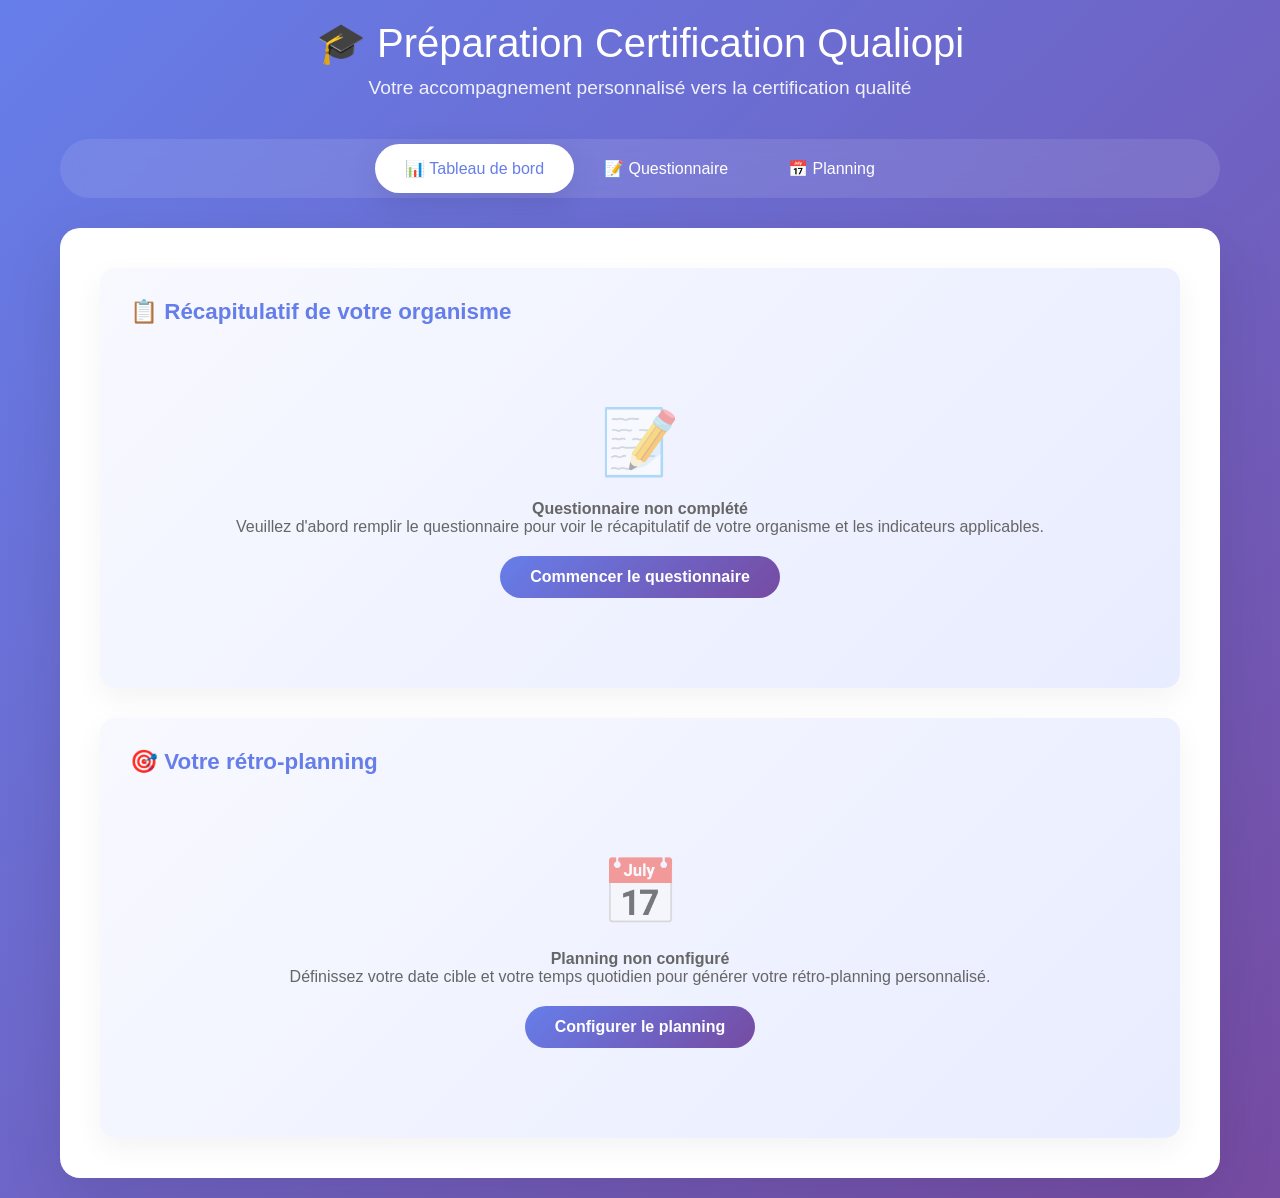
<file: index.html>
<!DOCTYPE html>
<html lang="fr">
<head>    
    <meta charset="UTF-8">
    <meta name="viewport" content="width=device-width, initial-scale=1.0">
    <title>Préparation Certification Qualiopi</title>

    <!-- Après tes styles existants -->
    <link rel="stylesheet" href="assets/css/chat-button.css">

    <style>
        * { margin: 0; padding: 0; box-sizing: border-box; }
        body {
            font-family: 'Segoe UI', Tahoma, Geneva, Verdana, sans-serif;
            background: linear-gradient(135deg, #667eea 0%, #764ba2 100%);
            min-height: 100vh; color: #333;
        }
        .container { max-width: 1200px; margin: 0 auto; padding: 20px; }
        .header { text-align: center; margin-bottom: 40px; color: white; }
        .header h1 { font-size: 2.5em; margin-bottom: 10px; font-weight: 300; }
        .header p { font-size: 1.2em; opacity: 0.9; }

        .nav-tabs {
            display: flex; justify-content: center; margin-bottom: 30px;
            background: rgba(255, 255, 255, 0.1); border-radius: 50px; padding: 5px;
            backdrop-filter: blur(10px);
        }
        .nav-tab {
            padding: 15px 30px; border: none; background: none; color: white; cursor: pointer;
            border-radius: 50px; transition: all 0.3s ease; font-size: 1em; font-weight: 500;
        }
        .nav-tab.active { background: white; color: #667eea; box-shadow: 0 8px 32px rgba(0,0,0,0.1); }
        .nav-tab:hover:not(.active) { background: rgba(255,255,255,0.2); }

        .content-panel { display: none; background: white; border-radius: 20px; padding: 40px; box-shadow: 0 20px 60px rgba(0,0,0,0.1); backdrop-filter: blur(10px); }
        .content-panel.active { display: block; }

        .dashboard-panel { display: grid; gap: 30px; }
        .summary-card, .timeline-card {
            background: linear-gradient(135deg, #f8f9ff 0%, #e8ecff 100%);
            border-radius: 15px; padding: 30px; box-shadow: 0 10px 30px rgba(0,0,0,0.05);
        }
        .summary-card h3, .timeline-card h3 { color: #667eea; margin-bottom: 20px; font-size: 1.4em; }

        .org-info {
            display: grid; grid-template-columns: repeat(auto-fit, minmax(200px, 1fr));
            gap: 20px; margin-bottom: 20px;
        }
        .info-item { background: white; padding: 20px; border-radius: 10px; border-left: 4px solid #667eea; }
        .info-item strong { display: block; color: #667eea; margin-bottom: 5px; font-size: 0.9em; text-transform: uppercase; }

        .form-section { margin-bottom: 40px; background: #f8f9ff; border-radius: 15px; padding: 30px; }
        .form-section h3 { color: #667eea; margin-bottom: 20px; border-bottom: 2px solid #e8ecff; padding-bottom: 10px; }
        .form-group { margin-bottom: 20px; }
        .form-group label { display: block; margin-bottom: 8px; font-weight: 600; color: #555; }
        .form-group input, .form-group select, .form-group textarea {
            width: 100%; padding: 12px 16px; border: 2px solid #e8ecff; border-radius: 8px; font-size: 1em; transition: border-color 0.3s ease;
        }
        .form-group input:focus, .form-group select:focus, .form-group textarea:focus { outline: none; border-color: #667eea; }

        .checkbox-group { display: grid; grid-template-columns: repeat(auto-fit, minmax(200px, 1fr)); gap: 15px; }
        .checkbox-item { display: flex; align-items: center; padding: 12px; background: white; border-radius: 8px; border: 2px solid #e8ecff; cursor: pointer; transition: all 0.3s ease; }
        .checkbox-item:hover { border-color: #667eea; background: #f8f9ff; }
        .checkbox-item input[type="checkbox"] { width: auto; margin-right: 10px; }

        /* Timeline */
        .timeline { position: relative; margin: 30px 0; }
        .timeline-line {
            position: absolute; top: 0; left: 50%; width: 4px; height: 100%;
            background: linear-gradient(to bottom, #667eea, #764ba2); border-radius: 2px; transform: translateX(-50%);
        }
        .timeline-progress {
            position: absolute; top: 0; left: 50%; width: 4px; height: 0%;
            background: #4ade80; border-radius: 2px; transform: translateX(-50%); transition: height 0.5s ease;
        }
        .timeline-item { display: flex; margin-bottom: 30px; position: relative; }
        .timeline-item:nth-child(odd) .timeline-content { margin-right: auto; margin-left: 0; text-align: right; }
        .timeline-item:nth-child(even) .timeline-content { margin-left: auto; margin-right: 0; text-align: left; }
        .timeline-content {
            width: 45%; background: white; padding: 20px; border-radius: 15px; box-shadow: 0 5px 20px rgba(0,0,0,0.08); position: relative;
        }
        .timeline-dot {
            position: absolute; left: 50%; top: 20px; width: 20px; height: 20px; background: #667eea;
            border: 4px solid white; border-radius: 50%; transform: translateX(-50%); z-index: 2; box-shadow: 0 2px 10px rgba(0,0,0,0.2);
        }
        .timeline-dot.completed { background: #4ade80; }
        .timeline-dot.current { background: #f59e0b; animation: pulse 2s infinite; }
        @keyframes pulse {
            0% { box-shadow: 0 0 0 0 rgba(245,158,11,0.7); }
            70% { box-shadow: 0 0 0 10px rgba(245,158,11,0); }
            100% { box-shadow: 0 0 0 0 rgba(245,158,11,0); }
        }
        .timeline-content h4 { color: #667eea; margin-bottom: 10px; }
        .timeline-content .date { color: #666; font-size: 0.9em; margin-bottom: 10px; }
        .timeline-content .status { display: inline-block; padding: 4px 12px; border-radius: 20px; font-size: 0.8em; font-weight: 600; }
        .status.completed { background: #dcfce7; color: #166534; }
        .status.current { background: #fef3c7; color: #92400e; }
        .status.upcoming { background: #f1f5f9; color: #475569; }

        /* Buttons */
        .btn {
            display: inline-block; padding: 12px 30px; border: none; border-radius: 25px;
            font-size: 1em; font-weight: 600; cursor: pointer; text-decoration: none; text-align: center; transition: all 0.3s ease;
        }
        .btn-primary { background: linear-gradient(135deg, #667eea 0%, #764ba2 100%); color: white; }
        .btn-primary:hover { transform: translateY(-2px); box-shadow: 0 10px 25px rgba(102,126,234,0.3); }
        .btn-secondary { background: #f8f9ff; color: #667eea; border: 2px solid #667eea; }
        .btn-secondary:hover { background: #667eea; color: white; }

        .form-actions { text-align: center; margin-top: 40px; }

        /* Responsive */
        @media (max-width: 768px) {
            .timeline-line, .timeline-progress { left: 30px; }
            .timeline-dot { left: 30px; }
            .timeline-content { width: calc(100% - 80px); margin-left: 60px !important; margin-right: 0 !important; text-align: left !important; }
            .org-info { grid-template-columns: 1fr; }
            .checkbox-group { grid-template-columns: 1fr; }
            .nav-tabs { flex-direction: column; border-radius: 15px; }
            .nav-tab { border-radius: 10px; }
        }

        .empty-state { text-align: center; padding: 60px 20px; color: #666; }
        .empty-state-icon { font-size: 4em; margin-bottom: 20px; opacity: 0.5; }
        .alert { padding: 15px 20px; border-radius: 10px; margin-bottom: 20px; border-left: 4px solid; }
        .alert-info { background: #e0f2fe; border-color: #0288d1; color: #01579b; }
    </style>
</head>
<script src="assets/js/chat-button.js"></script>
<body>
    <div class="container">
        <header class="header">
            <h1>🎓 Préparation Certification Qualiopi</h1>
            <p>Votre accompagnement personnalisé vers la certification qualité</p>
        </header>

        <nav class="nav-tabs">
            <button class="nav-tab active" onclick="switchTab('dashboard')">📊 Tableau de bord</button>
            <button class="nav-tab" onclick="switchTab('questionnaire')">📝 Questionnaire</button>
            <button class="nav-tab" onclick="switchTab('planning')">📅 Planning</button>
        </nav>

        <!-- Dashboard Panel -->
        <div id="dashboard" class="content-panel active">
            <div class="dashboard-panel">
                <div class="summary-card">
                    <h3>📋 Récapitulatif de votre organisme</h3>
                    <div id="organizationSummary">
                        <div class="empty-state">
                            <div class="empty-state-icon">📝</div>
                            <h4>Questionnaire non complété</h4>
                            <p>Veuillez d'abord remplir le questionnaire pour voir le récapitulatif de votre organisme et les indicateurs applicables.</p>
                            <button class="btn btn-primary" onclick="switchTab('questionnaire')" style="margin-top: 20px;">
                                Commencer le questionnaire
                            </button>
                        </div>
                    </div>
                </div>

                <div class="timeline-card">
                    <h3>🎯 Votre rétro-planning</h3>
                    <div id="timelineSummary">
                        <div class="empty-state">
                            <div class="empty-state-icon">📅</div>
                            <h4>Planning non configuré</h4>
                            <p>Définissez votre date cible et votre temps quotidien pour générer votre rétro-planning personnalisé.</p>
                            <button class="btn btn-primary" onclick="switchTab('planning')" style="margin-top: 20px;">
                                Configurer le planning
                            </button>
                        </div>
                    </div>
                </div>
            </div>
        </div>

        <!-- Questionnaire Panel -->
        <div id="questionnaire" class="content-panel">
            <div class="alert alert-info">
                <strong>Information :</strong> Ce questionnaire nous permet d'identifier les 32 indicateurs Qualiopi applicables à votre organisme et de personnaliser votre préparation.
            </div>

            <form id="qualiopi-form">
                <!-- Section 1 -->
                <div class="form-section">
                    <h3>🏢 Informations générales sur votre organisme</h3>
                    <div class="form-group">
                        <label for="orgName">Nom de l'organisme *</label>
                        <input type="text" id="orgName" name="orgName" required>
                    </div>
                    <div class="form-group">
                        <label for="orgSize">Taille de l'organisme *</label>
                        <select id="orgSize" name="orgSize" required>
                            <option value="">Sélectionnez...</option>
                            <option value="independent">Formateur indépendant (auto-entrepreneur/micro-entreprise)</option>
                            <option value="small">Petite structure (2-10 salariés)</option>
                            <option value="medium">Structure moyenne (11-50 salariés)</option>
                            <option value="large">Grande structure (50+ salariés)</option>
                        </select>
                    </div>
                    <div class="form-group">
                        <label for="hasNDA">Avez-vous un Numéro de Déclaration d'Activité (NDA) ? *</label>
                        <select id="hasNDA" name="hasNDA" required>
                            <option value="">Sélectionnez...</option>
                            <option value="yes">Oui, j'ai un NDA</option>
                            <option value="pending">En cours d'obtention</option>
                            <option value="no">Non, pas encore</option>
                        </select>
                    </div>
                    <div class="form-group">
                        <label for="isNewEntrant">Êtes-vous un "nouvel entrant" ? *</label>
                        <select id="isNewEntrant" name="isNewEntrant" required>
                            <option value="">Sélectionnez...</option>
                            <option value="yes">Oui (première année d'activité ou nouveau type d'action)</option>
                            <option value="no">Non</option>
                        </select>
                    </div>
                </div>

                <!-- Section 2 -->
                <div class="form-section">
                    <h3>🎯 Types d'activités proposées</h3>
                    <div class="form-group">
                        <label>Quelles catégories d'actions proposez-vous ? (plusieurs choix possibles) *</label>
                        <div class="checkbox-group">
                            <div class="checkbox-item">
                                <input type="checkbox" id="activity-formation" name="activities" value="formation">
                                <label for="activity-formation">Actions de formation</label>
                            </div>
                            <div class="checkbox-item">
                                <input type="checkbox" id="activity-vae" name="activities" value="vae">
                                <label for="activity-vae">VAE (Validation des Acquis de l'Expérience)</label>
                            </div>
                            <div class="checkbox-item">
                                <input type="checkbox" id="activity-cbc" name="activities" value="cbc">
                                <label for="activity-cbc">Bilans de compétences (CBC)</label>
                            </div>
                            <div class="checkbox-item">
                                <input type="checkbox" id="activity-cfa" name="activities" value="cfa">
                                <label for="activity-cfa">Actions de formation par apprentissage (CFA)</label>
                            </div>
                        </div>
                    </div>
                </div>

                <!-- Section 3 -->
                <div class="form-section">
                    <h3>📚 Caractéristiques de vos formations</h3>
                    <div class="form-group">
                        <label>Vos formations sont-elles certifiantes ? *</label>
                        <div class="checkbox-group">
                            <div class="checkbox-item">
                                <input type="checkbox" id="certifying-yes" name="certifying" value="yes">
                                <label for="certifying-yes">Oui, certaines formations sont certifiantes</label>
                            </div>
                            <div class="checkbox-item">
                                <input type="checkbox" id="certifying-no" name="certifying" value="no">
                                <label for="certifying-no">Non, formations non certifiantes uniquement</label>
                            </div>
                        </div>
                    </div>
                    <div class="form-group">
                        <label for="trainingDuration">Durée typique de vos formations</label>
                        <select id="trainingDuration" name="trainingDuration">
                            <option value="">Sélectionnez...</option>
                            <option value="short">Formations courtes (moins de 2 jours)</option>
                            <option value="medium">Formations moyennes (2-10 jours)</option>
                            <option value="long">Formations longues (plus de 10 jours)</option>
                            <option value="mixed">Mix de durées différentes</option>
                        </select>
                    </div>
                    <div class="form-group">
                        <label>Modalités de formation proposées *</label>
                        <div class="checkbox-group">
                            <div class="checkbox-item">
                                <input type="checkbox" id="modality-presential" name="modalities" value="presential">
                                <label for="modality-presential">Présentiel</label>
                            </div>
                            <div class="checkbox-item">
                                <input type="checkbox" id="modality-distance" name="modalities" value="distance">
                                <label for="modality-distance">À distance (visioconférence)</label>
                            </div>
                            <div class="checkbox-item">
                                <input type="checkbox" id="modality-elearning" name="modalities" value="elearning">
                                <label for="modality-elearning">E-learning (plateforme LMS)</label>
                            </div>
                            <div class="checkbox-item">
                                <input type="checkbox" id="modality-blended" name="modalities" value="blended">
                                <label for="modality-blended">Mixte (blended learning)</label>
                            </div>
                        </div>
                    </div>
                </div>

                <!-- Section 4 -->
                <div class="form-section">
                    <h3>👥 Organisation et ressources</h3>
                    <div class="form-group">
                        <label for="hasOwnLocals">Disposez-vous de locaux propres ?</label>
                        <select id="hasOwnLocals" name="hasOwnLocals">
                            <option value="">Sélectionnez...</option>
                            <option value="yes">Oui</option>
                            <option value="no">Non (intervention chez le client/location)</option>
                            <option value="mixed">Les deux</option>
                        </select>
                    </div>
                    <div class="form-group">
                        <label for="usesSoustraitance">Faites-vous appel à la sous-traitance ?</label>
                        <select id="usesSoustraitance" name="usesSoustraitance">
                            <option value="">Sélectionnez...</option>
                            <option value="yes">Oui</option>
                            <option value="no">Non</option>
                        </select>
                    </div>
                    <div class="form-group">
                        <label for="isMultiSite">Êtes-vous multi-sites ?</label>
                        <select id="isMultiSite" name="isMultiSite">
                            <option value="">Sélectionnez...</option>
                            <option value="yes">Oui</option>
                            <option value="no">Non</option>
                        </select>
                    </div>
                </div>

                <div class="form-actions">
                    <button type="submit" class="btn btn-primary">Générer mon récapitulatif</button>
                </div>
            </form>
        </div>

        <!-- Planning Panel -->
        <div id="planning" class="content-panel">
            <div class="alert alert-info">
                <strong>Planification :</strong> Définissez votre date cible et le temps que vous souhaitez consacrer quotidiennement à la préparation pour générer votre rétro-planning.
            </div>

            <form id="planning-form" class="form-section">
                <h3>📅 Configuration du planning</h3>
                <div class="form-group">
                    <label for="targetDate">Date cible pour obtenir la certification *</label>
                    <input type="date" id="targetDate" name="targetDate" required>
                </div>
                <div class="form-group">
                    <label for="dailyTime">Temps quotidien consacré à la préparation (en heures) *</label>
                    <select id="dailyTime" name="dailyTime" required>
                        <option value="">Sélectionnez...</option>
                        <option value="0.5">30 minutes par jour</option>
                        <option value="1">1 heure par jour</option>
                        <option value="2">2 heures par jour</option>
                        <option value="4">4 heures par jour</option>
                        <option value="8">Temps plein (8h par jour)</option>
                    </select>
                </div>
                <div class="form-actions">
                    <button type="submit" class="btn btn-primary">Générer le rétro-planning</button>
                </div>
            </form>

            <div id="timelineContainer" style="display: none;">
                <h3>🎯 Votre rétro-planning personnalisé</h3>
                <div class="timeline" id="timeline"><!-- Timeline --></div>
            </div>
        </div>
    </div>

    <script>
        // Data storage
        let organizationData = {};
        let planningData = {};

        // Tabs
        function switchTab(tabName) {
            document.querySelectorAll('.nav-tab').forEach(tab => tab.classList.remove('active'));
            const btn = document.querySelector(`.nav-tab[onclick="switchTab('${tabName}')"]`);
            if (btn) btn.classList.add('active');

            document.querySelectorAll('.content-panel').forEach(panel => panel.classList.remove('active'));
            const panel = document.getElementById(tabName);
            if (panel) panel.classList.add('active');
        }

        // Forms
        document.getElementById('qualiopi-form').addEventListener('submit', function(e) {
            e.preventDefault();
            processQuestionnaire();
        });
        document.getElementById('planning-form').addEventListener('submit', function(e) {
            e.preventDefault();
            processPlanning();
        });

        function processQuestionnaire() {
          const formEl = document.getElementById('qualiopi-form');
          const formData = new FormData(formEl);
          organizationData = {};
        
          // 1) Champs "simples"
          for (let [key, value] of formData.entries()) {
            if (organizationData[key]) {
              if (Array.isArray(organizationData[key])) organizationData[key].push(value);
              else organizationData[key] = [organizationData[key], value];
            } else {
              organizationData[key] = value;
            }
          }
        
          // 2) Checkbox / multi-choix (on force des tableaux propres)
          const activities = [];
          document.querySelectorAll('input[name="activities"]:checked').forEach(cb => activities.push(cb.value));
          organizationData.activities = activities;
        
          const modalities = [];
          document.querySelectorAll('input[name="modalities"]:checked').forEach(cb => modalities.push(cb.value));
          organizationData.modalities = modalities;
        
          const certifying = [];
          document.querySelectorAll('input[name="certifying"]:checked').forEach(cb => certifying.push(cb.value));
          organizationData.certifying = certifying;
        
          // 3) Sauvegarde locale (✅ la ligne conseillée)
          localStorage.setItem('qualiopi_organization_data', JSON.stringify(organizationData));
        
          // 4) UI
          updateOrganizationSummary();
          switchTab('dashboard');
        }

        function updateOrganizationSummary() {
            const summaryContainer = document.getElementById('organizationSummary');
            const applicableIndicators = getApplicableIndicators();
            
            summaryContainer.innerHTML = `
                <div class="org-info">
                    <div class="info-item">
                        <strong>Organisme</strong>
                        <div>${organizationData.orgName || 'Non renseigné'}</div>
                    </div>
                    <div class="info-item">
                        <strong>Taille</strong>
                        <div>${getOrgSizeLabel(organizationData.orgSize)}</div>
                    </div>
                    <div class="info-item">
                        <strong>NDA</strong>
                        <div>${getNDALabel(organizationData.hasNDA)}</div>
                    </div>
                    <div class="info-item">
                        <strong>Statut</strong>
                        <div>${organizationData.isNewEntrant === 'yes' ? 'Nouvel entrant' : 'Établi'}</div>
                    </div>
                    <div class="info-item">
                        <strong>Activités</strong>
                        <div>${getActivitiesLabel(organizationData.activities)}</div>
                    </div>
                    <div class="info-item">
                        <strong>Modalités</strong>
                        <div>${getModalitiesLabel(organizationData.modalities)}</div>
                    </div>
                </div>
                
                <div style="margin-top: 30px;">
                    <h4 style="color: #667eea; margin-bottom: 15px;">📊 Indicateurs Qualiopi applicables</h4>
                    <div style="background: white; padding: 20px; border-radius: 10px;">
                        <p><strong>${applicableIndicators.total} indicateurs</strong> sur 32 sont applicables à votre organisme :</p>
                        <ul style="margin-top: 10px; padding-left: 20px;">
                            <li><strong>${applicableIndicators.mandatory}</strong> indicateurs socles (obligatoires pour tous)</li>
                            <li><strong>${applicableIndicators.specific}</strong> indicateurs spécifiques à vos activités</li>
                            ${organizationData.isNewEntrant === 'yes' ? '<li><strong>Modalités adaptées</strong> pour nouveaux entrants sur certains indicateurs</li>' : ''}
                        </ul>
                    </div>
                </div>

                <div style="margin-top: 20px; text-align: center;">
                    <button class="btn btn-secondary" onclick="switchTab('questionnaire')">Modifier les informations</button>
                </div>
            `;
        }

        function getApplicableIndicators() {
            const acts = organizationData.activities || [];
            const cert = organizationData.certifying || [];

            let mandatory = 23; // socle
            let specific = 0;
            if (acts.includes('vae')) specific += 1;
            if (acts.includes('cbc')) specific += 1;
            if (acts.includes('cfa')) specific += 8;
            if (cert.includes('yes')) specific += 2;

            return { total: mandatory + specific, mandatory, specific };
        }

        function processPlanning() {
            const formData = new FormData(document.getElementById('planning-form'));
            planningData = {};
            for (let [key, value] of formData.entries()) planningData[key] = value;

            generateTimeline();
            updateTimelineSummary();
        }

        function generateTimeline() {
            const targetDate = new Date(planningData.targetDate);
            const timeline = [];
            
            const milestones = [
                {
                    name: "Préparation documentation",
                    description: "Rassemblement des documents administratifs et préparation du dossier",
                    daysBeforeTarget: 180,
                    duration: 30,
                    type: "preparation",
                    link: "preparation_documentation_page.html"
                },
                {
                    name: "Recevabilité",
                    description: "Dépôt du dossier et examen de recevabilité",
                    daysBeforeTarget: 150,
                    duration: 15,
                    type: "administrative",
                    link: "recevabilite_page.html"
                },
                {
                    name: "Préparation audit initial",
                    description: "Mise en place des processus et préparation des preuves",
                    daysBeforeTarget: 120,
                    duration: 90,
                    type: "preparation",
                    link: "preparation_audit_initial_page.html"
                },
                {
                    name: "Audit initial",
                    description: "Audit sur site par l'organisme certificateur",
                    daysBeforeTarget: 30,
                    duration: 1,
                    type: "audit",
                    link: "audit-initial-page.html"
                },
                {
                    name: "Certification obtenue",
                    description: "Obtention du certificat Qualiopi (valable 3 ans)",
                    daysBeforeTarget: 0,
                    duration: 0,
                    type: "certification",
                    link: "certification_obtenue_page.html"
                }
            ];
            
            milestones.forEach(milestone => {
              // start = date de début
              const start = new Date(targetDate);
              start.setDate(start.getDate() - milestone.daysBeforeTarget);
            
              // end = date de fin
              const end = new Date(start);
              end.setDate(end.getDate() + milestone.duration);
            
              // --- Stockage générique (clé dérivée du nom) ---
              const key = 'ms_' + milestone.name
                .normalize('NFD').replace(/[\u0300-\u036f]/g, '') // enlève accents
                .toLowerCase()
                .replace(/\s+/g, '_'); // espaces -> underscore
            
              // ⚠️ astuce anti décalage fuseau : on stocke en AAAA-MM-JJ
              const startStr = start.toISOString().split('T')[0];
              const endStr   = end.toISOString().split('T')[0];
            
              localStorage.setItem(key, JSON.stringify({ start: startStr, end: endStr }));
            
              // --- Pousse dans la timeline (date = start pour ta fonction existante) ---
              timeline.push({
                ...milestone,
                date: start,
                start,          // dispo si tu veux l'utiliser plus tard
                end,            // idem
                status: getTimelineStatus(start, end)
              });
            });

            displayTimeline(timeline);
        }

        // Maintenant, la fonction ne recalcule plus endDate : elle reçoit start et end
        function getTimelineStatus(start, end) {
          const today = new Date();
          if (today > end) return 'completed';
          if (today >= start && today <= end) return 'current';
          return 'upcoming';
        }
        
        function displayTimeline(timeline) {
            const container = document.getElementById('timeline');
            const timelineContainer = document.getElementById('timelineContainer');
            
            let timelineHTML = '';
            let completedCount = 0;
            
            timeline.forEach((item) => {
                if (item.status === 'completed') completedCount++;

                const buttonHTML = item.link && item.link.trim() !== ""
                    ? `
                    <div style="margin-top:10px">
                        <a href="${item.link}" class="btn btn-primary" style="text-decoration:none;">
                            Accéder à cette étape
                        </a>
                    </div>`
                    : `
                    <div style="margin-top:10px">
                        <button class="btn btn-primary" style="opacity:.6; cursor:not-allowed;" disabled title="Cette étape n'est pas encore disponible">
                            Étape à venir
                        </button>
                    </div>`;

                timelineHTML += `
                    <div class="timeline-item">
                        <div class="timeline-dot ${item.status}"></div>
                        <div class="timeline-content">
                            <h4>${item.name}</h4>
                            <div class="date">${formatDate(item.date)}</div>
                            <p>${item.description}</p>
                            <span class="status ${item.status}">
                                ${getStatusLabel(item.status)}
                            </span>
                            ${buttonHTML}
                        </div>
                    </div>
                `;
            });

            container.innerHTML = `
                <div class="timeline-line"></div>
                <div class="timeline-progress" style="height: ${(completedCount / timeline.length) * 100}%"></div>
                ${timelineHTML}
            `;

            timelineContainer.style.display = 'block';
        }

        function updateTimelineSummary() {
            const summaryContainer = document.getElementById('timelineSummary');
            const targetDate = new Date(planningData.targetDate);
            const today = new Date();
            const daysRemaining = Math.ceil((targetDate - today) / (1000 * 60 * 60 * 24));

            summaryContainer.innerHTML = `
                <div class="org-info">
                    <div class="info-item">
                        <strong>Date cible</strong>
                        <div>${formatDate(targetDate)}</div>
                    </div>
                    <div class="info-item">
                        <strong>Jours restants</strong>
                        <div>${daysRemaining > 0 ? daysRemaining : 0} jours</div>
                    </div>
                    <div class="info-item">
                        <strong>Temps quotidien</strong>
                        <div>${planningData.dailyTime}h par jour</div>
                    </div>
                    <div class="info-item">
                        <strong>Temps total estimé</strong>
                        <div>${Math.ceil(Math.max(daysRemaining,0) * parseFloat(planningData.dailyTime || 0))}h</div>
                    </div>
                </div>
                
                <div style="margin-top: 20px; text-align: center;">
                    <button class="btn btn-secondary" onclick="switchTab('planning')">Voir le planning détaillé</button>
                </div>
            `;
        }

        // Utils
        function getOrgSizeLabel(size) {
            const labels = {
                'independent': 'Formateur indépendant',
                'small': 'Petite structure (2-10 salariés)',
                'medium': 'Structure moyenne (11-50 salariés)',
                'large': 'Grande structure (50+ salariés)'
            };
            return labels[size] || 'Non renseigné';
        }
        function getNDALabel(nda) {
            const labels = { 'yes': 'Obtenu', 'pending': 'En cours', 'no': 'À obtenir' };
            return labels[nda] || 'Non renseigné';
        }
        function getActivitiesLabel(activities) {
            const labels = { 'formation': 'Actions de formation', 'vae': 'VAE', 'cbc': 'Bilans de compétences', 'cfa': 'Formation par apprentissage' };
            return (activities || []).map(a => labels[a]).join(', ') || 'Non renseigné';
        }
        function getModalitiesLabel(modalities) {
            const labels = { 'presential': 'Présentiel', 'distance': 'À distance', 'elearning': 'E-learning', 'blended': 'Mixte' };
            return (modalities || []).map(m => labels[m]).join(', ') || 'Non renseigné';
        }
        function getStatusLabel(status) {
            const labels = { 'completed': 'Terminé', 'current': 'En cours', 'upcoming': 'À venir' };
            return labels[status] || status;
        }
        function formatDate(date) {
            return date.toLocaleDateString('fr-FR', { day: 'numeric', month: 'long', year: 'numeric' });
        }

        // Init
        document.addEventListener('DOMContentLoaded', function() {
            const todayStr = new Date().toISOString().split('T')[0];
            const targetInput = document.getElementById('targetDate');
            targetInput.min = todayStr;

            const defaultTarget = new Date();
            defaultTarget.setMonth(defaultTarget.getMonth() + 6);
            targetInput.value = defaultTarget.toISOString().split('T')[0];

            // Try to restore saved data
            try {
                const savedOrgData = localStorage.getItem('qualiopi_organization_data');
                if (savedOrgData) {
                    organizationData = JSON.parse(savedOrgData);
                    updateOrganizationSummary();
                }
            } catch (error) {
                console.log('No saved organization data found');
            }
        });
    </script>

    <!-- Bouton Chat Flottant Qualiopi -->
    <div id="chat-float-button" class="chat-float-button">
        <button onclick="openQualiopiChat()" title="Assistant Qualiopi - Posez vos questions" aria-label="Ouvrir l'assistant Qualiopi">
            <svg width="24" height="24" viewBox="0 0 24 24" fill="none" xmlns="http://www.w3.org/2000/svg" aria-hidden="true">
                <path d="M12 2C6.48 2 2 6.48 2 12C2 13.54 2.38 14.99 3.06 16.26L2 22L7.74 20.94C9.01 21.62 10.46 22 12 22C17.52 22 22 17.52 22 12C22 6.48 17.52 2 12 2ZM12 20C10.74 20 9.54 19.67 8.5 19.09L8.19 18.93L4.93 19.78L5.78 16.52L5.62 16.21C5.04 15.17 4.71 13.97 4.71 12.71C4.71 7.98 8.27 4.29 12.71 4.29C17.15 4.29 20.71 7.98 20.71 12.71C20.71 17.44 17.15 21.13 12.71 21.13L12 20Z" fill="currentColor"/>
                <path d="M8.5 9.5C8.5 9.22 8.72 9 9 9H15C15.28 9 15.5 9.22 15.5 9.5C15.5 9.78 15.28 10 15 10H9C8.72 10 8.5 9.78 8.5 9.5ZM8.5 12C8.5 11.72 8.72 11.5 9 11.5H15C15.28 11.5 15.5 11.72 15.5 12C15.5 12.28 15.28 12.5 15 12.5H9C8.72 12.5 8.5 12.28 8.5 12ZM8.5 14.5C8.5 14.22 8.72 14 9 14H13C13.28 14 13.5 14.22 13.5 14.5C13.5 14.78 13.28 15 13 15H9C8.72 15 8.5 14.78 8.5 14.5Z" fill="currentColor"/>
            </svg>
            <span>Assistant Qualiopi</span>
        </button>
    </div>
</body>
</html>
</file>
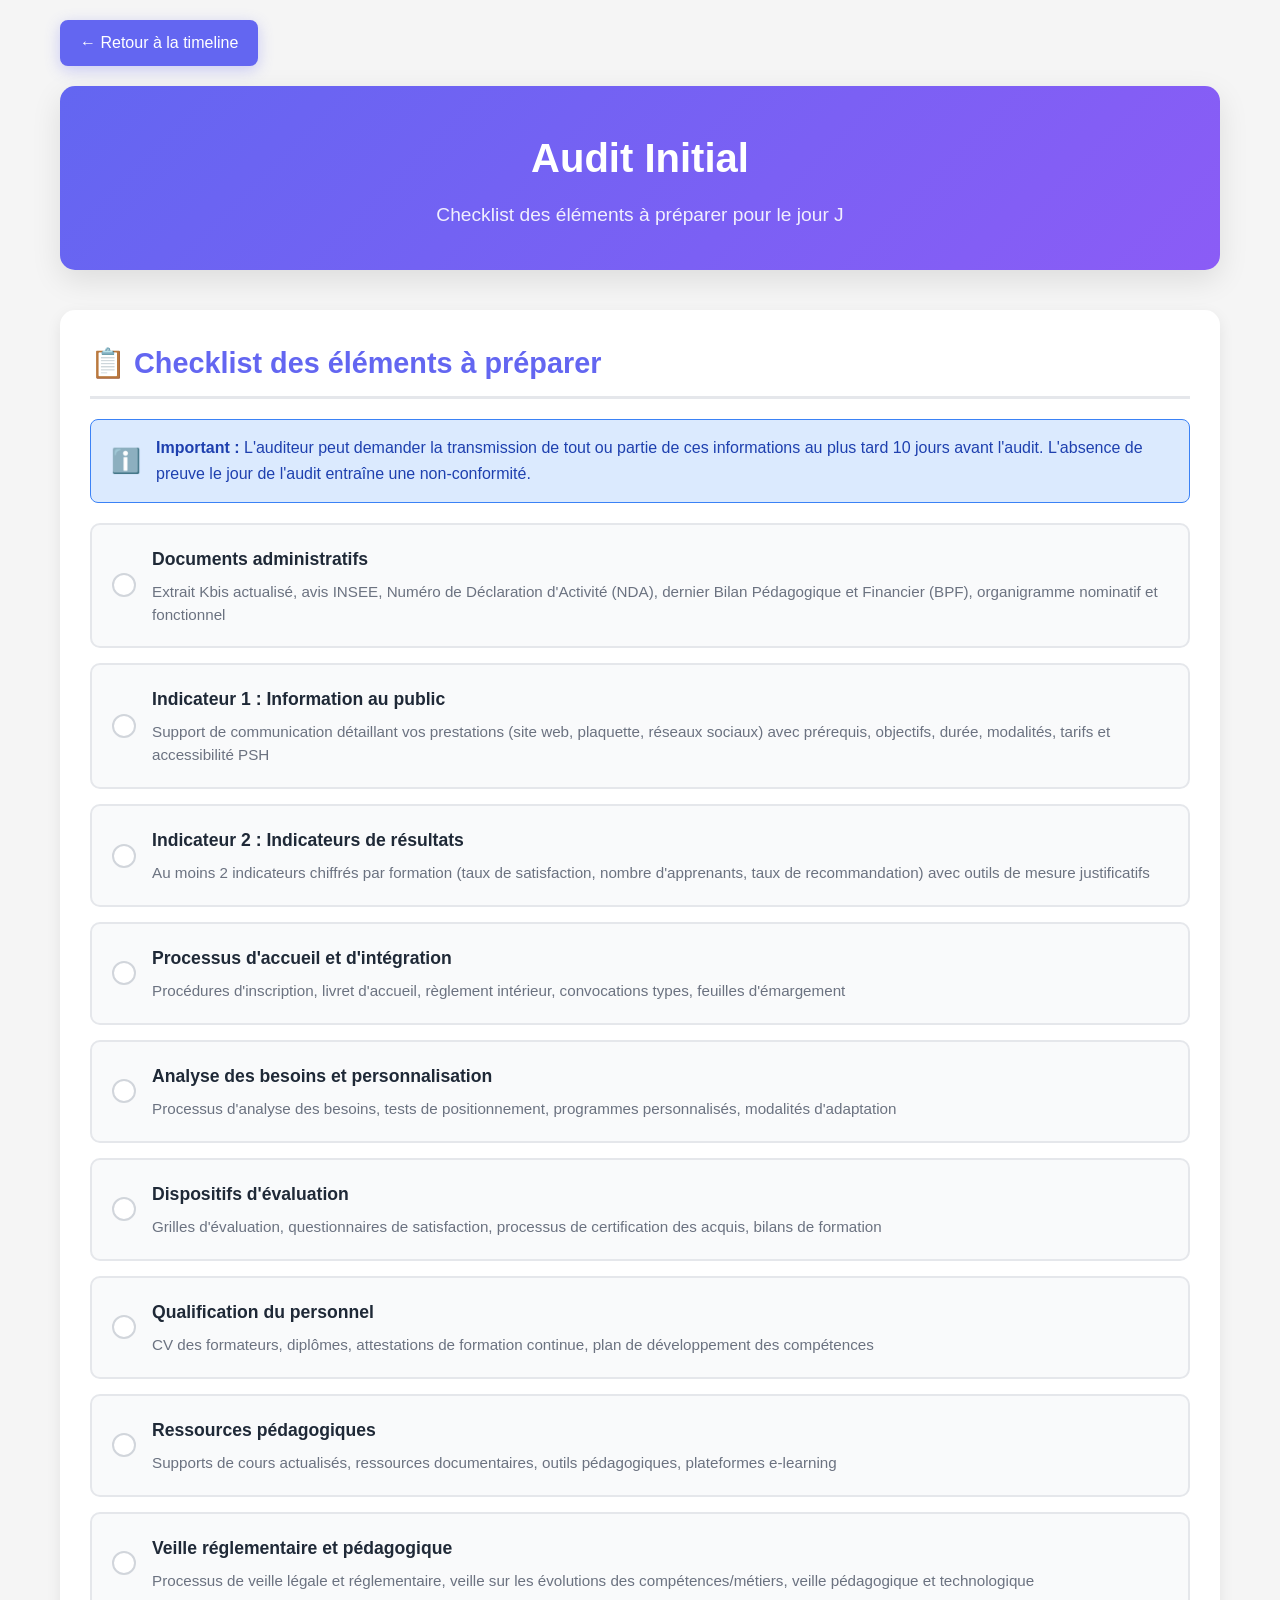
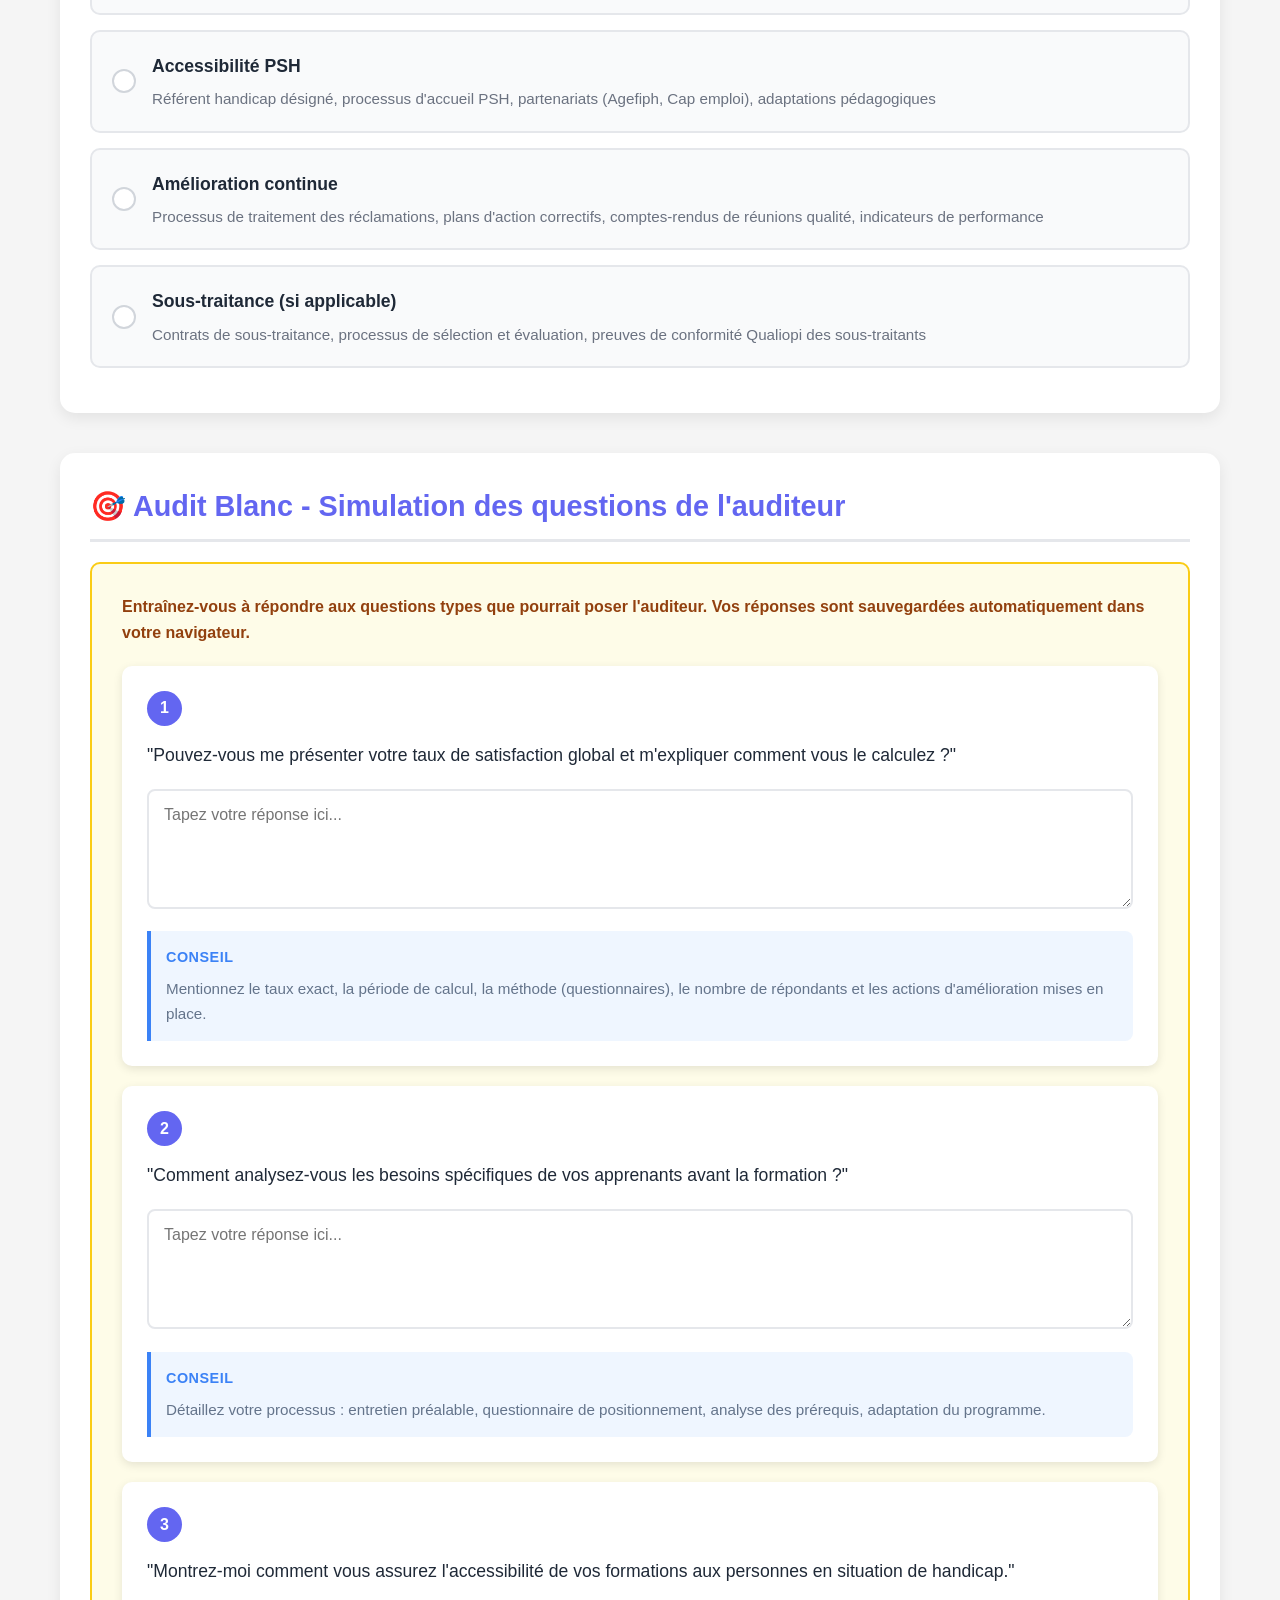
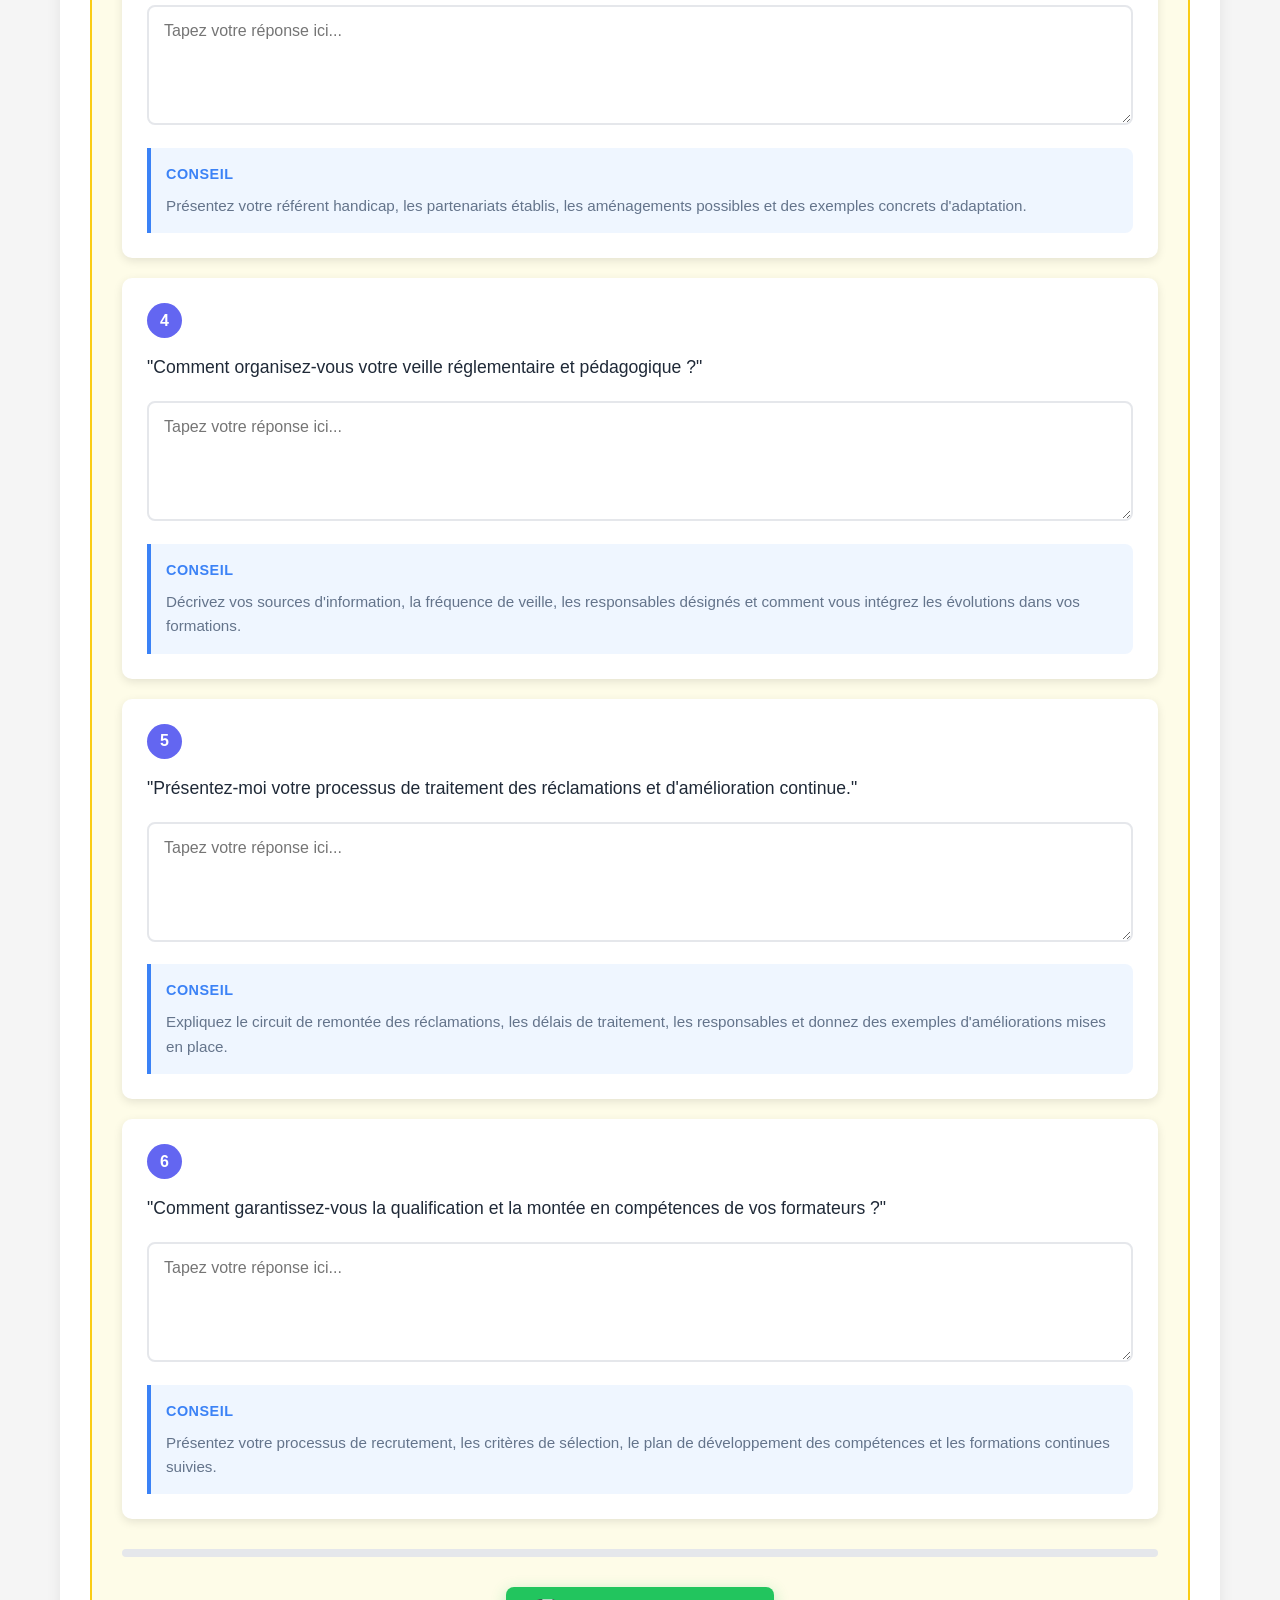
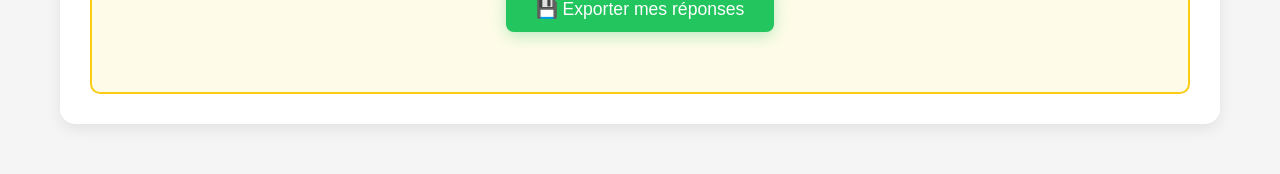
<file: audit-initial-page.html>
<!DOCTYPE html>
<html lang="fr">
<head>
    <meta charset="UTF-8">
    <meta name="viewport" content="width=device-width, initial-scale=1.0">
    <title>Audit Initial - Guide Qualiopi</title>
    <style>
        * {
            margin: 0;
            padding: 0;
            box-sizing: border-box;
        }

        body {
            font-family: 'Segoe UI', Tahoma, Geneva, Verdana, sans-serif;
            background-color: #f5f5f5;
            color: #333;
            line-height: 1.6;
        }

        .container {
            max-width: 1200px;
            margin: 0 auto;
            padding: 20px;
        }

        header {
            text-align: center;
            margin-bottom: 40px;
            background: linear-gradient(135deg, #6366f1, #8b5cf6);
            color: white;
            padding: 40px 20px;
            border-radius: 15px;
            box-shadow: 0 10px 30px rgba(0, 0, 0, 0.1);
        }

        header h1 {
            font-size: 2.5rem;
            margin-bottom: 10px;
            animation: fadeInDown 0.8s ease;
        }

        header p {
            font-size: 1.2rem;
            opacity: 0.9;
            animation: fadeInUp 0.8s ease;
        }

        .back-button {
            display: inline-block;
            margin-bottom: 20px;
            padding: 10px 20px;
            background-color: #6366f1;
            color: white;
            text-decoration: none;
            border-radius: 8px;
            transition: all 0.3s ease;
            box-shadow: 0 4px 15px rgba(99, 102, 241, 0.3);
        }

        .back-button:hover {
            background-color: #4f46e5;
            transform: translateY(-2px);
            box-shadow: 0 6px 20px rgba(99, 102, 241, 0.4);
        }

        .section {
            background: white;
            border-radius: 15px;
            padding: 30px;
            margin-bottom: 30px;
            box-shadow: 0 5px 15px rgba(0, 0, 0, 0.08);
            animation: fadeIn 0.6s ease;
        }

        .section-title {
            font-size: 1.8rem;
            color: #6366f1;
            margin-bottom: 20px;
            padding-bottom: 10px;
            border-bottom: 3px solid #e5e7eb;
        }

        .checklist-item {
            background-color: #f9fafb;
            border: 2px solid #e5e7eb;
            border-radius: 10px;
            padding: 20px;
            margin-bottom: 15px;
            transition: all 0.3s ease;
            cursor: pointer;
            position: relative;
            padding-left: 60px;
        }

        .checklist-item:hover {
            border-color: #6366f1;
            box-shadow: 0 5px 15px rgba(99, 102, 241, 0.1);
            transform: translateX(5px);
        }

        .checklist-item.checked {
            background-color: #f0fdf4;
            border-color: #22c55e;
        }

        .checkbox-circle {
            position: absolute;
            left: 20px;
            top: 50%;
            transform: translateY(-50%);
            width: 24px;
            height: 24px;
            border: 2px solid #d1d5db;
            border-radius: 50%;
            background-color: white;
            transition: all 0.3s ease;
            display: flex;
            align-items: center;
            justify-content: center;
        }

        .checklist-item.checked .checkbox-circle {
            background-color: #22c55e;
            border-color: #22c55e;
        }

        .checkbox-circle::after {
            content: '✓';
            color: white;
            font-size: 14px;
            opacity: 0;
            transition: opacity 0.2s ease;
        }

        .checklist-item.checked .checkbox-circle::after {
            opacity: 1;
        }

        .checklist-title {
            font-weight: 600;
            color: #1f2937;
            margin-bottom: 8px;
            font-size: 1.1rem;
        }

        .checklist-description {
            color: #6b7280;
            font-size: 0.95rem;
            line-height: 1.5;
        }

        .audit-blanc-container {
            margin-top: 40px;
        }

        .sandbox-area {
            background-color: #fefce8;
            border: 2px solid #facc15;
            border-radius: 10px;
            padding: 30px;
            margin-top: 20px;
        }

        .question-card {
            background: white;
            border-radius: 10px;
            padding: 25px;
            margin-bottom: 20px;
            box-shadow: 0 3px 10px rgba(0, 0, 0, 0.1);
            transition: all 0.3s ease;
        }

        .question-card:hover {
            box-shadow: 0 5px 20px rgba(0, 0, 0, 0.15);
        }

        .question-number {
            background-color: #6366f1;
            color: white;
            width: 35px;
            height: 35px;
            border-radius: 50%;
            display: inline-flex;
            align-items: center;
            justify-content: center;
            font-weight: bold;
            margin-bottom: 15px;
        }

        .question-text {
            font-size: 1.1rem;
            color: #1f2937;
            margin-bottom: 20px;
            font-weight: 500;
        }

        .answer-area {
            width: 100%;
            min-height: 120px;
            padding: 15px;
            border: 2px solid #e5e7eb;
            border-radius: 8px;
            font-size: 1rem;
            resize: vertical;
            transition: border-color 0.3s ease;
            font-family: inherit;
        }

        .answer-area:focus {
            outline: none;
            border-color: #6366f1;
            box-shadow: 0 0 0 3px rgba(99, 102, 241, 0.1);
        }

        .hint-box {
            background-color: #eff6ff;
            border-left: 4px solid #3b82f6;
            padding: 15px;
            margin-top: 15px;
            border-radius: 0 8px 8px 0;
        }

        .hint-box h4 {
            color: #3b82f6;
            margin-bottom: 8px;
            font-size: 0.9rem;
            text-transform: uppercase;
            letter-spacing: 0.5px;
        }

        .hint-box p {
            color: #64748b;
            font-size: 0.95rem;
            margin: 0;
        }

        .progress-bar {
            background-color: #e5e7eb;
            height: 8px;
            border-radius: 4px;
            margin: 30px 0;
            overflow: hidden;
        }

        .progress-fill {
            background: linear-gradient(90deg, #6366f1, #8b5cf6);
            height: 100%;
            width: 0%;
            transition: width 0.5s ease;
            border-radius: 4px;
        }

        .save-button {
            background-color: #22c55e;
            color: white;
            border: none;
            padding: 12px 30px;
            font-size: 1.1rem;
            border-radius: 8px;
            cursor: pointer;
            transition: all 0.3s ease;
            display: block;
            margin: 30px auto;
            box-shadow: 0 4px 15px rgba(34, 197, 94, 0.3);
        }

        .save-button:hover {
            background-color: #16a34a;
            transform: translateY(-2px);
            box-shadow: 0 6px 20px rgba(34, 197, 94, 0.4);
        }

        @keyframes fadeIn {
            from {
                opacity: 0;
                transform: translateY(20px);
            }
            to {
                opacity: 1;
                transform: translateY(0);
            }
        }

        @keyframes fadeInDown {
            from {
                opacity: 0;
                transform: translateY(-20px);
            }
            to {
                opacity: 1;
                transform: translateY(0);
            }
        }

        @keyframes fadeInUp {
            from {
                opacity: 0;
                transform: translateY(20px);
            }
            to {
                opacity: 1;
                transform: translateY(0);
            }
        }

        .info-alert {
            background-color: #dbeafe;
            border: 1px solid #3b82f6;
            color: #1e40af;
            padding: 15px 20px;
            border-radius: 8px;
            margin-bottom: 20px;
            display: flex;
            align-items: center;
            gap: 15px;
        }

        .info-icon {
            font-size: 24px;
        }

        @media (max-width: 768px) {
            .container {
                padding: 10px;
            }

            header h1 {
                font-size: 2rem;
            }

            .section {
                padding: 20px;
            }

            .checklist-item {
                padding-left: 50px;
            }

            .checkbox-circle {
                left: 15px;
                width: 20px;
                height: 20px;
            }
        }
    </style>
</head>
<body>
    <div class="container">
        <a href="index.html" class="back-button">← Retour à la timeline</a>
        
        <header>
            <h1>Audit Initial</h1>
            <p>Checklist des éléments à préparer pour le jour J</p>
        </header>

        <section class="section">
            <h2 class="section-title">📋 Checklist des éléments à préparer</h2>
            
            <div class="info-alert">
                <span class="info-icon">ℹ️</span>
                <div>
                    <strong>Important :</strong> L'auditeur peut demander la transmission de tout ou partie de ces informations au plus tard 10 jours avant l'audit. L'absence de preuve le jour de l'audit entraîne une non-conformité.
                </div>
            </div>

            <div class="checklist-item" onclick="toggleCheck(this)">
                <div class="checkbox-circle"></div>
                <div class="checklist-title">Documents administratifs</div>
                <div class="checklist-description">
                    Extrait Kbis actualisé, avis INSEE, Numéro de Déclaration d'Activité (NDA), dernier Bilan Pédagogique et Financier (BPF), organigramme nominatif et fonctionnel
                </div>
            </div>

            <div class="checklist-item" onclick="toggleCheck(this)">
                <div class="checkbox-circle"></div>
                <div class="checklist-title">Indicateur 1 : Information au public</div>
                <div class="checklist-description">
                    Support de communication détaillant vos prestations (site web, plaquette, réseaux sociaux) avec prérequis, objectifs, durée, modalités, tarifs et accessibilité PSH
                </div>
            </div>

            <div class="checklist-item" onclick="toggleCheck(this)">
                <div class="checkbox-circle"></div>
                <div class="checklist-title">Indicateur 2 : Indicateurs de résultats</div>
                <div class="checklist-description">
                    Au moins 2 indicateurs chiffrés par formation (taux de satisfaction, nombre d'apprenants, taux de recommandation) avec outils de mesure justificatifs
                </div>
            </div>

            <div class="checklist-item" onclick="toggleCheck(this)">
                <div class="checkbox-circle"></div>
                <div class="checklist-title">Processus d'accueil et d'intégration</div>
                <div class="checklist-description">
                    Procédures d'inscription, livret d'accueil, règlement intérieur, convocations types, feuilles d'émargement
                </div>
            </div>

            <div class="checklist-item" onclick="toggleCheck(this)">
                <div class="checkbox-circle"></div>
                <div class="checklist-title">Analyse des besoins et personnalisation</div>
                <div class="checklist-description">
                    Processus d'analyse des besoins, tests de positionnement, programmes personnalisés, modalités d'adaptation
                </div>
            </div>

            <div class="checklist-item" onclick="toggleCheck(this)">
                <div class="checkbox-circle"></div>
                <div class="checklist-title">Dispositifs d'évaluation</div>
                <div class="checklist-description">
                    Grilles d'évaluation, questionnaires de satisfaction, processus de certification des acquis, bilans de formation
                </div>
            </div>

            <div class="checklist-item" onclick="toggleCheck(this)">
                <div class="checkbox-circle"></div>
                <div class="checklist-title">Qualification du personnel</div>
                <div class="checklist-description">
                    CV des formateurs, diplômes, attestations de formation continue, plan de développement des compétences
                </div>
            </div>

            <div class="checklist-item" onclick="toggleCheck(this)">
                <div class="checkbox-circle"></div>
                <div class="checklist-title">Ressources pédagogiques</div>
                <div class="checklist-description">
                    Supports de cours actualisés, ressources documentaires, outils pédagogiques, plateformes e-learning
                </div>
            </div>

            <div class="checklist-item" onclick="toggleCheck(this)">
                <div class="checkbox-circle"></div>
                <div class="checklist-title">Veille réglementaire et pédagogique</div>
                <div class="checklist-description">
                    Processus de veille légale et réglementaire, veille sur les évolutions des compétences/métiers, veille pédagogique et technologique
                </div>
            </div>

            <div class="checklist-item" onclick="toggleCheck(this)">
                <div class="checkbox-circle"></div>
                <div class="checklist-title">Accessibilité PSH</div>
                <div class="checklist-description">
                    Référent handicap désigné, processus d'accueil PSH, partenariats (Agefiph, Cap emploi), adaptations pédagogiques
                </div>
            </div>

            <div class="checklist-item" onclick="toggleCheck(this)">
                <div class="checkbox-circle"></div>
                <div class="checklist-title">Amélioration continue</div>
                <div class="checklist-description">
                    Processus de traitement des réclamations, plans d'action correctifs, comptes-rendus de réunions qualité, indicateurs de performance
                </div>
            </div>

            <div class="checklist-item" onclick="toggleCheck(this)">
                <div class="checkbox-circle"></div>
                <div class="checklist-title">Sous-traitance (si applicable)</div>
                <div class="checklist-description">
                    Contrats de sous-traitance, processus de sélection et évaluation, preuves de conformité Qualiopi des sous-traitants
                </div>
            </div>
        </section>

        <section class="section audit-blanc-container">
            <h2 class="section-title">🎯 Audit Blanc - Simulation des questions de l'auditeur</h2>
            
            <div class="sandbox-area">
                <p style="margin-bottom: 20px; font-weight: 600; color: #92400e;">
                    Entraînez-vous à répondre aux questions types que pourrait poser l'auditeur. 
                    Vos réponses sont sauvegardées automatiquement dans votre navigateur.
                </p>

                <div class="question-card">
                    <div class="question-number">1</div>
                    <div class="question-text">
                        "Pouvez-vous me présenter votre taux de satisfaction global et m'expliquer comment vous le calculez ?"
                    </div>
                    <textarea class="answer-area" placeholder="Tapez votre réponse ici..." 
                              oninput="saveAnswer(1, this.value); updateProgress()"></textarea>
                    <div class="hint-box">
                        <h4>Conseil</h4>
                        <p>Mentionnez le taux exact, la période de calcul, la méthode (questionnaires), le nombre de répondants et les actions d'amélioration mises en place.</p>
                    </div>
                </div>

                <div class="question-card">
                    <div class="question-number">2</div>
                    <div class="question-text">
                        "Comment analysez-vous les besoins spécifiques de vos apprenants avant la formation ?"
                    </div>
                    <textarea class="answer-area" placeholder="Tapez votre réponse ici..." 
                              oninput="saveAnswer(2, this.value); updateProgress()"></textarea>
                    <div class="hint-box">
                        <h4>Conseil</h4>
                        <p>Détaillez votre processus : entretien préalable, questionnaire de positionnement, analyse des prérequis, adaptation du programme.</p>
                    </div>
                </div>

                <div class="question-card">
                    <div class="question-number">3</div>
                    <div class="question-text">
                        "Montrez-moi comment vous assurez l'accessibilité de vos formations aux personnes en situation de handicap."
                    </div>
                    <textarea class="answer-area" placeholder="Tapez votre réponse ici..." 
                              oninput="saveAnswer(3, this.value); updateProgress()"></textarea>
                    <div class="hint-box">
                        <h4>Conseil</h4>
                        <p>Présentez votre référent handicap, les partenariats établis, les aménagements possibles et des exemples concrets d'adaptation.</p>
                    </div>
                </div>

                <div class="question-card">
                    <div class="question-number">4</div>
                    <div class="question-text">
                        "Comment organisez-vous votre veille réglementaire et pédagogique ?"
                    </div>
                    <textarea class="answer-area" placeholder="Tapez votre réponse ici..." 
                              oninput="saveAnswer(4, this.value); updateProgress()"></textarea>
                    <div class="hint-box">
                        <h4>Conseil</h4>
                        <p>Décrivez vos sources d'information, la fréquence de veille, les responsables désignés et comment vous intégrez les évolutions dans vos formations.</p>
                    </div>
                </div>

                <div class="question-card">
                    <div class="question-number">5</div>
                    <div class="question-text">
                        "Présentez-moi votre processus de traitement des réclamations et d'amélioration continue."
                    </div>
                    <textarea class="answer-area" placeholder="Tapez votre réponse ici..." 
                              oninput="saveAnswer(5, this.value); updateProgress()"></textarea>
                    <div class="hint-box">
                        <h4>Conseil</h4>
                        <p>Expliquez le circuit de remontée des réclamations, les délais de traitement, les responsables et donnez des exemples d'améliorations mises en place.</p>
                    </div>
                </div>

                <div class="question-card">
                    <div class="question-number">6</div>
                    <div class="question-text">
                        "Comment garantissez-vous la qualification et la montée en compétences de vos formateurs ?"
                    </div>
                    <textarea class="answer-area" placeholder="Tapez votre réponse ici..." 
                              oninput="saveAnswer(6, this.value); updateProgress()"></textarea>
                    <div class="hint-box">
                        <h4>Conseil</h4>
                        <p>Présentez votre processus de recrutement, les critères de sélection, le plan de développement des compétences et les formations continues suivies.</p>
                    </div>
                </div>

                <div class="progress-bar">
                    <div class="progress-fill" id="progress"></div>
                </div>

                <button class="save-button" onclick="exportAnswers()">
                    💾 Exporter mes réponses
                </button>
            </div>
        </section>
    </div>

    <script>
        // Fonction pour basculer l'état des checkbox
        function toggleCheck(element) {
            element.classList.toggle('checked');
            saveChecklistState();
        }

        // Sauvegarde l'état de la checklist
        function saveChecklistState() {
            const checkedItems = [];
            document.querySelectorAll('.checklist-item.checked').forEach((item, index) => {
                checkedItems.push(index);
            });
            localStorage.setItem('qualiopi_checklist', JSON.stringify(checkedItems));
        }

        // Restaure l'état de la checklist
        function restoreChecklistState() {
            const saved = localStorage.getItem('qualiopi_checklist');
            if (saved) {
                const checkedItems = JSON.parse(saved);
                const allItems = document.querySelectorAll('.checklist-item');
                checkedItems.forEach(index => {
                    if (allItems[index]) {
                        allItems[index].classList.add('checked');
                    }
                });
            }
        }

        // Sauvegarde une réponse
        function saveAnswer(questionNumber, answer) {
            const answers = JSON.parse(localStorage.getItem('qualiopi_audit_answers') || '{}');
            answers[`question_${questionNumber}`] = answer;
            localStorage.setItem('qualiopi_audit_answers', JSON.stringify(answers));
        }

        // Restaure les réponses
        function restoreAnswers() {
            const answers = JSON.parse(localStorage.getItem('qualiopi_audit_answers') || '{}');
            document.querySelectorAll('.answer-area').forEach((textarea, index) => {
                const questionNumber = index + 1;
                const savedAnswer = answers[`question_${questionNumber}`];
                if (savedAnswer) {
                    textarea.value = savedAnswer;
                }
            });
            updateProgress();
        }

        // Met à jour la barre de progression
        function updateProgress() {
            const totalQuestions = document.querySelectorAll('.answer-area').length;
            let answeredQuestions = 0;
            
            document.querySelectorAll('.answer-area').forEach(textarea => {
                if (textarea.value.trim().length > 0) {
                    answeredQuestions++;
                }
            });
            
            const progressPercentage = (answeredQuestions / totalQuestions) * 100;
            document.getElementById('progress').style.width = progressPercentage + '%';
        }

        // Exporte les réponses
        function exportAnswers() {
            const answers = JSON.parse(localStorage.getItem('qualiopi_audit_answers') || '{}');
            const checklist = JSON.parse(localStorage.getItem('qualiopi_checklist') || '[]');
            
            let content = "AUDIT BLANC QUALIOPI - EXPORT DES RÉPONSES\n";
            content += "Date : " + new Date().toLocaleDateString('fr-FR') + "\n\n";
            
            content += "CHECKLIST :\n";
            const checklistItems = document.querySelectorAll('.checklist-item');
            checklistItems.forEach((item, index) => {
                const title = item.querySelector('.checklist-title').textContent;
                const isChecked = checklist.includes(index) ? "✓" : "✗";
                content += `${isChecked} ${title}\n`;
            });
            
            content += "\n\nRÉPONSES AUX QUESTIONS :\n\n";
            
            const questions = [
                "Taux de satisfaction et méthode de calcul",
                "Analyse des besoins des apprenants",
                "Accessibilité PSH",
                "Veille réglementaire et pédagogique",
                "Traitement des réclamations",
                "Qualification des formateurs"
            ];
            
            questions.forEach((question, index) => {
                const answer = answers[`question_${index + 1}`] || "Pas de réponse";
                content += `Question ${index + 1} : ${question}\n`;
                content += `Réponse : ${answer}\n\n`;
            });
            
            // Créer et télécharger le fichier
            const blob = new Blob([content], { type: 'text/plain' });
            const url = URL.createObjectURL(blob);
            const a = document.createElement('a');
            a.href = url;
            a.download = 'audit_blanc_qualiopi_' + new Date().toISOString().split('T')[0] + '.txt';
            document.body.appendChild(a);
            a.click();
            document.body.removeChild(a);
            URL.revokeObjectURL(url);
            
            alert('Vos réponses ont été exportées avec succès !');
        }

        // Initialisation au chargement de la page
        window.onload = function() {
            restoreChecklistState();
            restoreAnswers();
        };
    </script>
</body>
</html>
</file>
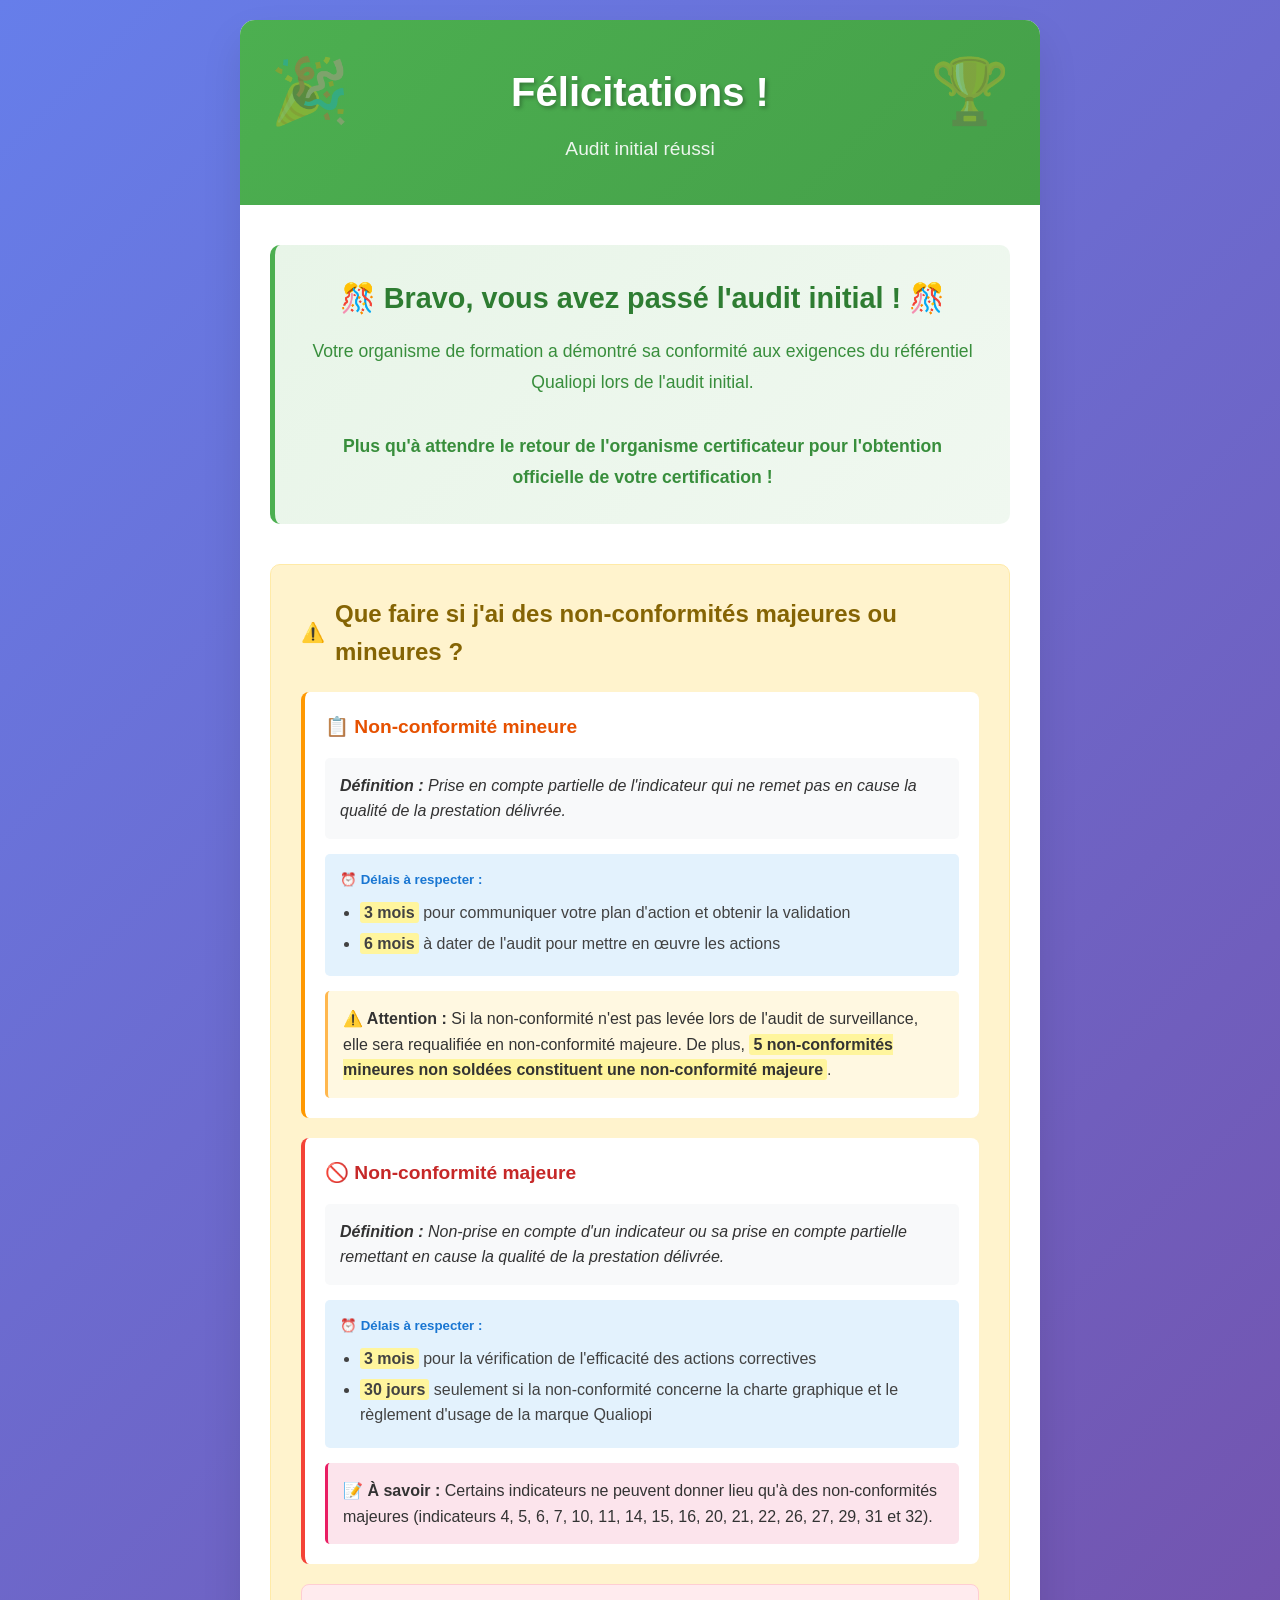
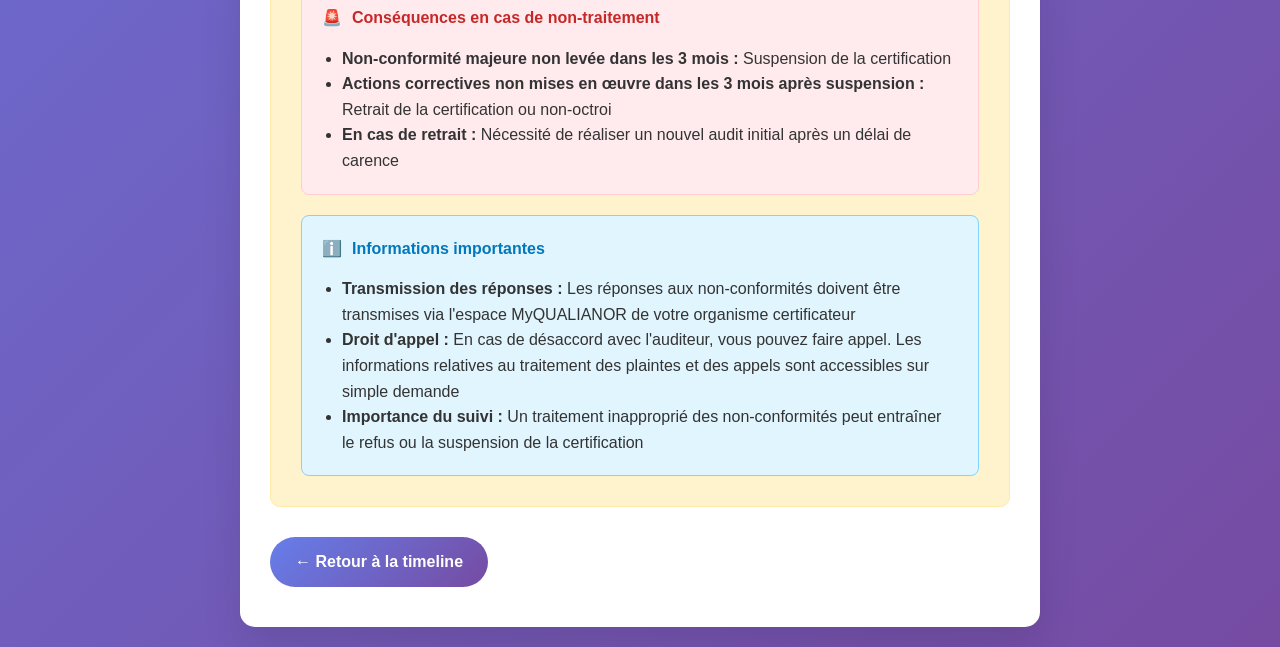
<file: certification_obtenue_page.html>
<!DOCTYPE html>
<html lang="fr">
<head>
    <meta charset="UTF-8">
    <meta name="viewport" content="width=device-width, initial-scale=1.0">
    <title>Certification Obtenue - Qualiopi</title>
    <style>
        * {
            margin: 0;
            padding: 0;
            box-sizing: border-box;
        }

        body {
            font-family: 'Segoe UI', Tahoma, Geneva, Verdana, sans-serif;
            line-height: 1.6;
            color: #333;
            background: linear-gradient(135deg, #667eea 0%, #764ba2 100%);
            min-height: 100vh;
            padding: 20px;
        }

        .container {
            max-width: 800px;
            margin: 0 auto;
            background: white;
            border-radius: 15px;
            box-shadow: 0 20px 40px rgba(0,0,0,0.1);
            overflow: hidden;
        }

        .header {
            background: linear-gradient(135deg, #4CAF50 0%, #45a049 100%);
            color: white;
            padding: 40px 30px;
            text-align: center;
            position: relative;
        }

        .header::before {
            content: '🎉';
            font-size: 4rem;
            position: absolute;
            top: 20px;
            left: 30px;
            opacity: 0.3;
        }

        .header::after {
            content: '🏆';
            font-size: 4rem;
            position: absolute;
            top: 20px;
            right: 30px;
            opacity: 0.3;
        }

        .header h1 {
            font-size: 2.5rem;
            font-weight: 700;
            margin-bottom: 10px;
            text-shadow: 2px 2px 4px rgba(0,0,0,0.3);
        }

        .header p {
            font-size: 1.2rem;
            opacity: 0.9;
        }

        .content {
            padding: 40px 30px;
        }

        .congratulations {
            background: linear-gradient(135deg, #e8f5e8 0%, #f0f8f0 100%);
            border-left: 5px solid #4CAF50;
            padding: 30px;
            margin-bottom: 40px;
            border-radius: 10px;
            text-align: center;
        }

        .congratulations h2 {
            color: #2e7d32;
            font-size: 1.8rem;
            margin-bottom: 15px;
        }

        .congratulations p {
            font-size: 1.1rem;
            color: #388e3c;
            line-height: 1.8;
        }

        .info-section {
            background: #fff3cd;
            border: 1px solid #ffeaa7;
            border-radius: 10px;
            padding: 30px;
            margin-top: 30px;
        }

        .info-section h3 {
            color: #856404;
            font-size: 1.5rem;
            margin-bottom: 20px;
            display: flex;
            align-items: center;
            gap: 10px;
        }

        .info-section h3::before {
            content: '⚠️';
            font-size: 1.2rem;
        }

        .non-conformity-type {
            background: white;
            border-radius: 8px;
            padding: 20px;
            margin-bottom: 20px;
            border-left: 4px solid #ff9800;
        }

        .non-conformity-type h4 {
            color: #e65100;
            margin-bottom: 15px;
            font-size: 1.2rem;
        }

        .non-conformity-type.minor {
            border-left-color: #ff9800;
        }

        .non-conformity-type.major {
            border-left-color: #f44336;
        }

        .non-conformity-type.major h4 {
            color: #c62828;
        }

        .definition {
            background: #f8f9fa;
            padding: 15px;
            border-radius: 5px;
            margin-bottom: 15px;
            font-style: italic;
        }

        .timeline {
            background: #e3f2fd;
            padding: 15px;
            border-radius: 5px;
            margin-bottom: 15px;
        }

        .timeline h5 {
            color: #1976d2;
            margin-bottom: 10px;
        }

        .timeline ul {
            margin-left: 20px;
        }

        .timeline li {
            margin-bottom: 5px;
            color: #424242;
        }

        .consequences {
            background: #ffebee;
            border: 1px solid #ffcdd2;
            border-radius: 8px;
            padding: 20px;
            margin-top: 20px;
        }

        .consequences h4 {
            color: #c62828;
            margin-bottom: 15px;
            display: flex;
            align-items: center;
            gap: 10px;
        }

        .consequences h4::before {
            content: '🚨';
        }

        .important-note {
            background: #e1f5fe;
            border: 1px solid #81d4fa;
            border-radius: 8px;
            padding: 20px;
            margin-top: 20px;
        }

        .important-note h4 {
            color: #0277bd;
            margin-bottom: 15px;
            display: flex;
            align-items: center;
            gap: 10px;
        }

        .important-note h4::before {
            content: 'ℹ️';
        }

        .back-button {
            display: inline-block;
            background: linear-gradient(135deg, #667eea 0%, #764ba2 100%);
            color: white;
            padding: 12px 25px;
            text-decoration: none;
            border-radius: 25px;
            margin-top: 30px;
            transition: transform 0.3s ease;
            font-weight: 600;
        }

        .back-button:hover {
            transform: translateY(-2px);
            box-shadow: 0 5px 15px rgba(0,0,0,0.2);
        }

        .highlight {
            background: #fff59d;
            padding: 2px 4px;
            border-radius: 3px;
            font-weight: 600;
        }

        @media (max-width: 768px) {
            .container {
                margin: 10px;
                border-radius: 10px;
            }
            
            .header {
                padding: 30px 20px;
            }
            
            .header h1 {
                font-size: 2rem;
            }
            
            .content {
                padding: 30px 20px;
            }
        }
    </style>
</head>
<body>
    <div class="container">
        <div class="header">
            <h1>Félicitations !</h1>
            <p>Audit initial réussi</p>
        </div>
        
        <div class="content">
            <div class="congratulations">
                <h2>🎊 Bravo, vous avez passé l'audit initial ! 🎊</h2>
                <p>
                    Votre organisme de formation a démontré sa conformité aux exigences du référentiel Qualiopi lors de l'audit initial.
                    <br><br>
                    <strong>Plus qu'à attendre le retour de l'organisme certificateur pour l'obtention officielle de votre certification !</strong>
                </p>
            </div>

            <div class="info-section">
                <h3>Que faire si j'ai des non-conformités majeures ou mineures ?</h3>
                
                <div class="non-conformity-type minor">
                    <h4>📋 Non-conformité mineure</h4>
                    
                    <div class="definition">
                        <strong>Définition :</strong> Prise en compte partielle de l'indicateur qui ne remet pas en cause la qualité de la prestation délivrée.
                    </div>
                    
                    <div class="timeline">
                        <h5>⏰ Délais à respecter :</h5>
                        <ul>
                            <li><span class="highlight">3 mois</span> pour communiquer votre plan d'action et obtenir la validation</li>
                            <li><span class="highlight">6 mois</span> à dater de l'audit pour mettre en œuvre les actions</li>
                        </ul>
                    </div>
                    
                    <div style="background: #fff8e1; padding: 15px; border-radius: 5px; border-left: 3px solid #ffb74d;">
                        <strong>⚠️ Attention :</strong> Si la non-conformité n'est pas levée lors de l'audit de surveillance, elle sera requalifiée en non-conformité majeure. De plus, <span class="highlight">5 non-conformités mineures non soldées constituent une non-conformité majeure</span>.
                    </div>
                </div>

                <div class="non-conformity-type major">
                    <h4>🚫 Non-conformité majeure</h4>
                    
                    <div class="definition">
                        <strong>Définition :</strong> Non-prise en compte d'un indicateur ou sa prise en compte partielle remettant en cause la qualité de la prestation délivrée.
                    </div>
                    
                    <div class="timeline">
                        <h5>⏰ Délais à respecter :</h5>
                        <ul>
                            <li><span class="highlight">3 mois</span> pour la vérification de l'efficacité des actions correctives</li>
                            <li><span class="highlight">30 jours</span> seulement si la non-conformité concerne la charte graphique et le règlement d'usage de la marque Qualiopi</li>
                        </ul>
                    </div>
                    
                    <div style="background: #fce4ec; padding: 15px; border-radius: 5px; border-left: 3px solid #e91e63;">
                        <strong>📝 À savoir :</strong> Certains indicateurs ne peuvent donner lieu qu'à des non-conformités majeures (indicateurs 4, 5, 6, 7, 10, 11, 14, 15, 16, 20, 21, 22, 26, 27, 29, 31 et 32).
                    </div>
                </div>

                <div class="consequences">
                    <h4>Conséquences en cas de non-traitement</h4>
                    <ul style="margin-left: 20px;">
                        <li><strong>Non-conformité majeure non levée dans les 3 mois :</strong> Suspension de la certification</li>
                        <li><strong>Actions correctives non mises en œuvre dans les 3 mois après suspension :</strong> Retrait de la certification ou non-octroi</li>
                        <li><strong>En cas de retrait :</strong> Nécessité de réaliser un nouvel audit initial après un délai de carence</li>
                    </ul>
                </div>

                <div class="important-note">
                    <h4>Informations importantes</h4>
                    <ul style="margin-left: 20px;">
                        <li><strong>Transmission des réponses :</strong> Les réponses aux non-conformités doivent être transmises via l'espace MyQUALIANOR de votre organisme certificateur</li>
                        <li><strong>Droit d'appel :</strong> En cas de désaccord avec l'auditeur, vous pouvez faire appel. Les informations relatives au traitement des plaintes et des appels sont accessibles sur simple demande</li>
                        <li><strong>Importance du suivi :</strong> Un traitement inapproprié des non-conformités peut entraîner le refus ou la suspension de la certification</li>
                    </ul>
                </div>
            </div>

            <a href="#" class="back-button" onclick="history.back()">← Retour à la timeline</a>
        </div>
    </div>

    <script>
        // Animation d'entrée pour les éléments
        document.addEventListener('DOMContentLoaded', function() {
            const elements = document.querySelectorAll('.congratulations, .info-section, .non-conformity-type');
            elements.forEach((element, index) => {
                element.style.opacity = '0';
                element.style.transform = 'translateY(20px)';
                element.style.transition = 'opacity 0.6s ease, transform 0.6s ease';
                
                setTimeout(() => {
                    element.style.opacity = '1';
                    element.style.transform = 'translateY(0)';
                }, index * 200);
            });
        });
    </script>
</body>
</html>
</file>
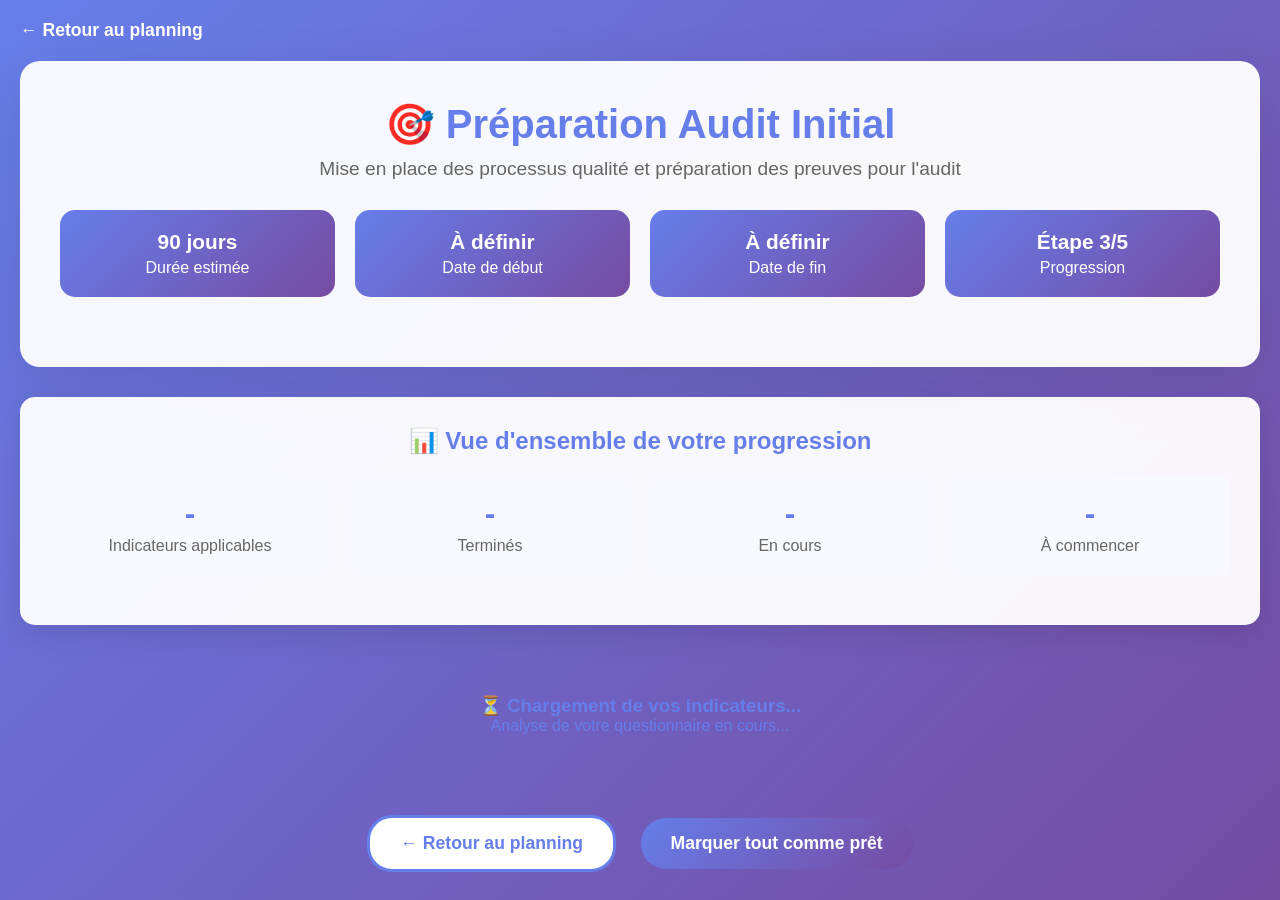
<file: preparation_audit_initial_page.html>
<!DOCTYPE html>
<html lang="fr">
<head>
    <meta charset="UTF-8">
    <meta name="viewport" content="width=device-width, initial-scale=1.0">
    <title>Préparation Audit Initial - Qualiopi</title>
    <style>
        * {
            margin: 0;
            padding: 0;
            box-sizing: border-box;
        }

        body {
            font-family: 'Segoe UI', Tahoma, Geneva, Verdana, sans-serif;
            background: linear-gradient(135deg, #667eea 0%, #764ba2 100%);
            min-height: 100vh;
            color: #333;
        }

        .container {
            max-width: 1400px;
            margin: 0 auto;
            padding: 20px;
        }

        .back-button {
            display: inline-flex;
            align-items: center;
            gap: 8px;
            color: white;
            text-decoration: none;
            font-weight: 600;
            margin-bottom: 20px;
            transition: color 0.2s ease;
            font-size: 1.1em;
        }

        .back-button:hover {
            color: #e0e7ff;
        }

        .page-header {
            background: rgba(255, 255, 255, 0.95);
            border-radius: 20px;
            padding: 40px;
            margin-bottom: 30px;
            text-align: center;
            box-shadow: 0 20px 60px rgba(0, 0, 0, 0.1);
        }

        .page-header h1 {
            color: #667eea;
            font-size: 2.5em;
            margin-bottom: 10px;
        }

        .page-header p {
            color: #666;
            font-size: 1.2em;
            margin-bottom: 30px;
        }

        .meta-info {
            display: grid;
            grid-template-columns: repeat(auto-fit, minmax(150px, 1fr));
            gap: 20px;
            margin-bottom: 30px;
        }

        .meta-item {
            background: linear-gradient(135deg, #667eea 0%, #764ba2 100%);
            color: white;
            padding: 20px;
            border-radius: 15px;
            text-align: center;
        }

        .meta-item strong {
            display: block;
            font-size: 1.3em;
            margin-bottom: 5px;
        }

        .progress-overview {
            background: rgba(255, 255, 255, 0.95);
            border-radius: 15px;
            padding: 30px;
            margin-bottom: 30px;
            box-shadow: 0 10px 30px rgba(0, 0, 0, 0.1);
        }

        .progress-overview h2 {
            color: #667eea;
            margin-bottom: 20px;
            text-align: center;
        }

        .overall-progress {
            display: grid;
            grid-template-columns: repeat(auto-fit, minmax(200px, 1fr));
            gap: 20px;
            margin-bottom: 20px;
        }

        .progress-item {
            text-align: center;
            padding: 20px;
            background: #f8f9ff;
            border-radius: 12px;
        }

        .progress-item .number {
            font-size: 2em;
            font-weight: bold;
            color: #667eea;
            display: block;
        }

        .progress-item .label {
            color: #666;
            margin-top: 5px;
        }

        .criteria-section {
            background: rgba(255, 255, 255, 0.95);
            border-radius: 20px;
            padding: 30px;
            margin-bottom: 30px;
            box-shadow: 0 10px 30px rgba(0, 0, 0, 0.1);
        }

        .criteria-header {
            background: linear-gradient(135deg, #667eea 0%, #764ba2 100%);
            color: white;
            padding: 25px;
            border-radius: 15px;
            margin-bottom: 25px;
            text-align: center;
        }

        .criteria-header h3 {
            font-size: 1.4em;
            margin-bottom: 8px;
        }

        .criteria-header p {
            opacity: 0.9;
            font-size: 1em;
        }

        .criteria-progress {
            background: rgba(255, 255, 255, 0.2);
            padding: 8px 20px;
            border-radius: 20px;
            display: inline-block;
            margin-top: 10px;
            font-weight: 600;
        }

        .indicators-grid {
            display: grid;
            grid-template-columns: repeat(auto-fill, minmax(280px, 1fr));
            gap: 20px;
        }

        .indicator-card {
            background: white;
            border-radius: 15px;
            padding: 25px;
            box-shadow: 0 8px 25px rgba(0, 0, 0, 0.08);
            transition: all 0.3s ease;
            position: relative;
            border: 3px solid transparent;
        }

        .indicator-card:hover {
            transform: translateY(-5px);
            box-shadow: 0 15px 40px rgba(102, 126, 234, 0.15);
            border-color: #667eea;
        }

        .indicator-header {
            display: flex;
            align-items: center;
            justify-content: space-between;
            margin-bottom: 15px;
        }

        .indicator-number {
            font-size: 1.1em;
            font-weight: bold;
            color: #374151;
        }

        .status-indicator {
            width: 16px;
            height: 16px;
            border-radius: 50%;
            display: flex;
            align-items: center;
            justify-content: center;
            font-size: 0.8em;
            font-weight: bold;
        }

        .status-indicator.not-started {
            background: #e5e7eb;
            color: #6b7280;
        }

        .status-indicator.in-progress {
            background: #fbbf24;
            color: white;
        }

        .status-indicator.completed {
            background: #10b981;
            color: white;
        }

        .indicator-title {
            font-size: 1.1em;
            font-weight: 600;
            color: #1f2937;
            margin-bottom: 12px;
            line-height: 1.4;
        }

        .indicator-description {
            color: #6b7280;
            font-size: 0.95em;
            line-height: 1.5;
            margin-bottom: 20px;
        }

        .indicator-meta {
            display: flex;
            justify-content: space-between;
            align-items: center;
            margin-bottom: 20px;
            font-size: 0.9em;
        }

        .indicator-type {
            background: #f3f4f6;
            color: #374151;
            padding: 4px 12px;
            border-radius: 15px;
            font-weight: 600;
        }

        .indicator-type.mandatory {
            background: #fee2e2;
            color: #dc2626;
        }

        .indicator-type.specific {
            background: #dbeafe;
            color: #2563eb;
        }

        .indicator-type.new-entrant {
            background: #fef3c7;
            color: #d97706;
        }

        .indicator-progress {
            font-weight: 600;
            color: #10b981;
        }

        .indicator-button {
            width: 100%;
            background: linear-gradient(135deg, #667eea 0%, #764ba2 100%);
            color: white;
            border: none;
            padding: 12px 20px;
            border-radius: 12px;
            font-weight: 600;
            cursor: pointer;
            transition: all 0.3s ease;
            font-size: 1em;
        }

        .indicator-button:hover {
            background: linear-gradient(135deg, #5b21b6 0%, #6b46c1 100%);
            transform: translateY(-2px);
            box-shadow: 0 8px 20px rgba(102, 126, 234, 0.3);
        }

        .no-data-message {
            text-align: center;
            padding: 60px;
            color: #6b7280;
        }

        .no-data-message h3 {
            color: #374151;
            margin-bottom: 15px;
        }

        .no-data-message a {
            color: #667eea;
            text-decoration: none;
            font-weight: 600;
        }

        .no-data-message a:hover {
            text-decoration: underline;
        }

        .loading-state {
            text-align: center;
            padding: 40px;
            color: #667eea;
        }

        .action-buttons {
            text-align: center;
            margin-top: 40px;
        }

        .btn {
            display: inline-block;
            padding: 15px 30px;
            border: none;
            border-radius: 25px;
            font-size: 1.1em;
            font-weight: 600;
            cursor: pointer;
            text-decoration: none;
            transition: all 0.3s ease;
            margin: 0 10px;
        }

        .btn-primary {
            background: linear-gradient(135deg, #667eea 0%, #764ba2 100%);
            color: white;
        }

        .btn-primary:hover {
            transform: translateY(-2px);
            box-shadow: 0 10px 25px rgba(102, 126, 234, 0.3);
        }

        .btn-secondary {
            background: white;
            color: #667eea;
            border: 3px solid #667eea;
        }

        .btn-secondary:hover {
            background: #667eea;
            color: white;
        }

        @media (max-width: 768px) {
            .meta-info {
                grid-template-columns: 1fr;
            }

            .overall-progress {
                grid-template-columns: repeat(2, 1fr);
            }

            .indicators-grid {
                grid-template-columns: 1fr;
            }

            .page-header h1 {
                font-size: 2em;
            }

            .criteria-header h3 {
                font-size: 1.2em;
            }
        }
    </style>
</head>
<body>
    <div class="container">
        <a href="index.html" class="back-button">← Retour au planning</a>
        
        <div class="page-header">
            <h1>🎯 Préparation Audit Initial</h1>
            <p>Mise en place des processus qualité et préparation des preuves pour l'audit</p>
            
            <div class="meta-info">
                <div class="meta-item">
                    <strong>90 jours</strong>
                    <div>Durée estimée</div>
                </div>
                <div class="meta-item">
                    <strong id="start-date">À définir</strong>
                    <div>Date de début</div>
                </div>
                <div class="meta-item">
                    <strong id="end-date">À définir</strong>
                    <div>Date de fin</div>
                </div>
                <div class="meta-item">
                    <strong>Étape 3/5</strong>
                    <div>Progression</div>
                </div>
            </div>
        </div>

        <div class="progress-overview">
            <h2>📊 Vue d'ensemble de votre progression</h2>
            <div class="overall-progress">
                <div class="progress-item">
                    <span class="number" id="total-indicators">-</span>
                    <div class="label">Indicateurs applicables</div>
                </div>
                <div class="progress-item">
                    <span class="number" id="completed-indicators">-</span>
                    <div class="label">Terminés</div>
                </div>
                <div class="progress-item">
                    <span class="number" id="in-progress-indicators">-</span>
                    <div class="label">En cours</div>
                </div>
                <div class="progress-item">
                    <span class="number" id="not-started-indicators">-</span>
                    <div class="label">À commencer</div>
                </div>
            </div>
        </div>

        <!-- Loading state -->
        <div id="loading-state" class="loading-state">
            <h3>⏳ Chargement de vos indicateurs...</h3>
            <p>Analyse de votre questionnaire en cours...</p>
        </div>

        <!-- No data message -->
        <div id="no-data-message" class="no-data-message" style="display: none;">
            <h3>❓ Aucune donnée trouvée</h3>
            <p>Veuillez d'abord remplir le <a href="index.html">questionnaire initial</a> pour voir vos indicateurs personnalisés.</p>
            <div style="margin-top: 20px;">
                <p style="font-size: 0.9em; color: #6b7280; margin-bottom: 15px;">
                    <strong>Pour que cette page fonctionne :</strong>
                </p>
                <ol style="text-align: left; color: #6b7280; line-height: 1.6; max-width: 400px; margin: 0 auto;">
                    <li>Retournez sur la <a href="index.html">page d'accueil</a></li>
                    <li>Remplissez complètement le questionnaire</li>
                    <li>Cliquez sur "Générer mon récapitulatif"</li>
                    <li>Revenez sur cette page pour voir vos indicateurs</li>
                </ol>
            </div>
        </div>

        <!-- Criteria sections will be dynamically generated here -->
        <div id="criteria-container">
            <!-- Content will be populated by JavaScript -->
        </div>

        <div class="action-buttons">
            <a href="index.html" class="btn btn-secondary">← Retour au planning</a>
            <button class="btn btn-primary" onclick="markAllAsCompleted()">Marquer tout comme prêt</button>
        </div>
    </div>

    <script>
        // Qualiopi indicators definition
        const QUALIOPI_INDICATORS = {
            // Critère 1: Information au public
            1: {
                title: "Information accessible au public",
                description: "Diffusion d'informations détaillées sur les prestations proposées",
                criteria: 1,
                type: "mandatory",
                applicableFor: ["formation", "vae", "cbc", "cfa"]
            },
            2: {
                title: "Indicateurs de résultats",
                description: "Diffusion d'indicateurs de résultats adaptés aux prestations",
                criteria: 1,
                type: "mandatory",
                applicableFor: ["formation", "vae", "cbc", "cfa"],
                newEntrant: true
            },
            3: {
                title: "Information sur certifications professionnelles",
                description: "Informations sur les certifications et débouchés professionnels",
                criteria: 1,
                type: "specific",
                applicableFor: ["certifying"],
                newEntrant: true
            },

            // Critère 2: Objectifs et adaptation
            4: {
                title: "Analyse du besoin du bénéficiaire",
                description: "Analyse du besoin en lien avec l'entreprise et/ou le financeur",
                criteria: 2,
                type: "mandatory",
                applicableFor: ["formation", "vae", "cbc", "cfa"]
            },
            5: {
                title: "Objectifs opérationnels et évaluables",
                description: "Définition d'objectifs spécifiques et mesurables",
                criteria: 2,
                type: "mandatory",
                applicableFor: ["formation", "vae", "cbc", "cfa"]
            },
            6: {
                title: "Contenus et modalités de mise en œuvre",
                description: "Adaptation des contenus aux objectifs et aux publics",
                criteria: 2,
                type: "mandatory",
                applicableFor: ["formation", "vae", "cbc", "cfa"]
            },
            7: {
                title: "Adéquation aux exigences de certification",
                description: "Conformité aux référentiels de certification professionnelle",
                criteria: 2,
                type: "specific",
                applicableFor: ["certifying"]
            },
            8: {
                title: "Procédures de positionnement et d'évaluation",
                description: "Évaluation des acquis à l'entrée de la prestation",
                criteria: 2,
                type: "mandatory",
                applicableFor: ["formation", "vae", "cbc", "cfa"]
            },

            // Critère 3: Accueil, suivi et évaluation
            9: {
                title: "Information sur conditions de déroulement",
                description: "Information des bénéficiaires sur les modalités de la prestation",
                criteria: 3,
                type: "mandatory",
                applicableFor: ["formation", "vae", "cbc", "cfa"]
            },
            10: {
                title: "Adaptation de la prestation aux publics",
                description: "Mise en œuvre et adaptation aux besoins des bénéficiaires",
                criteria: 3,
                type: "mandatory",
                applicableFor: ["formation", "vae", "cbc", "cfa"]
            },
            11: {
                title: "Évaluation de l'atteinte des objectifs",
                description: "Mesure de l'atteinte des objectifs par les bénéficiaires",
                criteria: 3,
                type: "mandatory",
                applicableFor: ["formation", "vae", "cbc", "cfa"],
                newEntrant: true
            },
            12: {
                title: "Prévention des ruptures de parcours",
                description: "Mesures pour favoriser l'engagement et prévenir les abandons",
                criteria: 3,
                type: "conditional",
                applicableFor: ["formation"],
                condition: "longTraining" // Pour formations > 2 jours
            },
            13: {
                title: "Coordination des apprentissages en alternance",
                description: "Structuration du parcours en alternance",
                criteria: 3,
                type: "specific",
                applicableFor: ["cfa"],
                newEntrant: true
            },
            14: {
                title: "Accompagnement socioprofessionnel et éducatif",
                description: "Accompagnement personnalisé des apprenants",
                criteria: 3,
                type: "specific",
                applicableFor: ["cfa"],
                newEntrant: true
            },
            15: {
                title: "Information sur droits et devoirs",
                description: "Information des apprentis sur leurs droits et devoirs",
                criteria: 3,
                type: "specific",
                applicableFor: ["cfa"]
            },
            16: {
                title: "Conditions de présentation à la certification",
                description: "Respect des conditions de présentation aux épreuves",
                criteria: 3,
                type: "specific",
                applicableFor: ["certifying"]
            },

            // Critère 4: Adéquation des moyens
            17: {
                title: "Moyens humains et techniques appropriés",
                description: "Mise à disposition de ressources adaptées",
                criteria: 4,
                type: "mandatory",
                applicableFor: ["formation", "vae", "cbc", "cfa"]
            },
            18: {
                title: "Mobilisation des intervenants",
                description: "Coordination des différents intervenants internes/externes",
                criteria: 4,
                type: "mandatory",
                applicableFor: ["formation", "vae", "cbc", "cfa"]
            },
            19: {
                title: "Ressources pédagogiques appropriées",
                description: "Mise à disposition et appropriation des ressources",
                criteria: 4,
                type: "mandatory",
                applicableFor: ["formation", "vae", "cbc", "cfa"],
                newEntrant: true
            },
            20: {
                title: "Personnel dédié spécialisé",
                description: "Personnel dédié à la mobilité, référent handicap, conseil de perfectionnement",
                criteria: 4,
                type: "specific",
                applicableFor: ["cfa"]
            },

            // Critère 5: Qualification du personnel
            21: {
                title: "Compétences des intervenants",
                description: "Détermination, mobilisation et évaluation des compétences",
                criteria: 5,
                type: "mandatory",
                applicableFor: ["formation", "vae", "cbc", "cfa"]
            },
            22: {
                title: "Développement des compétences du personnel",
                description: "Entretien et développement des compétences des salariés",
                criteria: 5,
                type: "mandatory",
                applicableFor: ["formation", "vae", "cbc", "cfa"],
                newEntrant: true
            },

            // Critère 6: Environnement professionnel
            23: {
                title: "Veille légale et réglementaire",
                description: "Veille sur le champ de la formation professionnelle",
                criteria: 6,
                type: "mandatory",
                applicableFor: ["formation", "vae", "cbc", "cfa"]
            },
            24: {
                title: "Veille sur les évolutions des métiers",
                description: "Veille sur les compétences, métiers et emplois",
                criteria: 6,
                type: "mandatory",
                applicableFor: ["formation", "vae", "cbc", "cfa"],
                newEntrant: true
            },
            25: {
                title: "Veille sur les innovations pédagogiques",
                description: "Veille sur les innovations pédagogiques et technologiques",
                criteria: 6,
                type: "mandatory",
                applicableFor: ["formation", "vae", "cbc", "cfa"],
                newEntrant: true
            },
            26: {
                title: "Accueil des personnes handicapées",
                description: "Mobilisation d'expertises et réseaux pour l'accueil des PSH",
                criteria: 6,
                type: "mandatory",
                applicableFor: ["formation", "vae", "cbc", "cfa"],
                newEntrant: true
            },
            27: {
                title: "Conformité de la sous-traitance",
                description: "Respect de la conformité Qualiopi par les sous-traitants",
                criteria: 6,
                type: "conditional",
                applicableFor: ["formation", "vae", "cbc", "cfa"],
                condition: "usesSoustraitance"
            },
            28: {
                title: "Formations en situation de travail",
                description: "Périodes de formations en situation de travail (AFEST)",
                criteria: 6,
                type: "specific",
                applicableFor: ["afest"]
            },
            29: {
                title: "Actions d'insertion professionnelle",
                description: "Actions favorisant l'insertion professionnelle ou poursuite d'études",
                criteria: 6,
                type: "specific",
                applicableFor: ["cfa"]
            },

            // Critère 7: Amélioration continue
            30: {
                title: "Recueil des appréciations",
                description: "Recueil des appréciations des parties prenantes",
                criteria: 7,
                type: "mandatory",
                applicableFor: ["formation", "vae", "cbc", "cfa"]
            },
            31: {
                title: "Traitement des réclamations",
                description: "Modalités de traitement des difficultés et réclamations",
                criteria: 7,
                type: "mandatory",
                applicableFor: ["formation", "vae", "cbc", "cfa"]
            },
            32: {
                title: "Mesures d'amélioration",
                description: "Mise en œuvre de mesures d'amélioration continue",
                criteria: 7,
                type: "mandatory",
                applicableFor: ["formation", "vae", "cbc", "cfa"],
                newEntrant: true
            }
        };

        const CRITERIA_NAMES = {
            1: "Information au public",
            2: "Objectifs et adaptation des prestations", 
            3: "Accueil, suivi et évaluation du public",
            4: "Adéquation des moyens pédagogiques",
            5: "Qualification et développement du personnel",
            6: "Investissement dans l'environnement professionnel",
            7: "Recueil des appréciations et amélioration continue"
        };

        // Application state
        let organizationData = {};
        let indicatorProgress = {};
        let applicableIndicators = [];

        // Load organization data and determine applicable indicators
        function loadOrganizationData() {
            try {
                const savedData = localStorage.getItem('qualiopi_organization_data');
                if (savedData) {
                    organizationData = JSON.parse(savedData);
                    console.log('📊 Organization data loaded:', organizationData);
                    return true;
                }
            } catch (error) {
                console.error('Error loading organization data:', error);
            }
            return false;
        }

        // Determine which indicators are applicable based on organization data
        function determineApplicableIndicators() {
            if (!organizationData.activities || organizationData.activities.length === 0) {
                return [];
            }

            const applicable = [];
            
            Object.entries(QUALIOPI_INDICATORS).forEach(([number, indicator]) => {
                let isApplicable = false;

                // Check if indicator applies to organization's activities
                const hasMatchingActivity = indicator.applicableFor.some(activity => {
                    if (activity === "formation") return organizationData.activities.includes("formation");
                    if (activity === "vae") return organizationData.activities.includes("vae");
                    if (activity === "cbc") return organizationData.activities.includes("cbc");
                    if (activity === "cfa") return organizationData.activities.includes("cfa");
                    if (activity === "certifying") return organizationData.certifying?.includes("yes");
                    if (activity === "afest") return false; // AFEST not in current questionnaire
                    return false;
                });

                if (hasMatchingActivity) {
                    // Check conditional indicators
                    if (indicator.condition) {
                        if (indicator.condition === "usesSoustraitance") {
                            isApplicable = organizationData.usesSoustraitance === "yes";
                        } else if (indicator.condition === "longTraining") {
                            isApplicable = organizationData.trainingDuration !== "short";
                        }
                    } else {
                        isApplicable = true;
                    }
                }

                if (isApplicable) {
                    applicable.push({
                        number: parseInt(number),
                        ...indicator,
                        isNewEntrant: organizationData.isNewEntrant === "yes" && indicator.newEntrant
                    });
                }
            });

            // Sort by indicator number
            return applicable.sort((a, b) => a.number - b.number);
        }

        // Load indicator progress
        function loadIndicatorProgress() {
            try {
                const saved = localStorage.getItem('qualiopi_indicator_progress');
                if (saved) {
                    indicatorProgress = JSON.parse(saved);
                } else {
                    // Initialize progress for all applicable indicators
                    applicableIndicators.forEach(indicator => {
                        if (!indicatorProgress[indicator.number]) {
                            indicatorProgress[indicator.number] = {
                                status: 'not-started', // not-started, in-progress, completed
                                completedSteps: 0,
                                totalSteps: 5, // Default, will be updated by individual indicator pages
                                lastUpdated: null
                            };
                        }
                    });
                }
            } catch (error) {
                console.error('Error loading indicator progress:', error);
            }
        }

        // Save indicator progress
        function saveIndicatorProgress() {
            try {
                localStorage.setItem('qualiopi_indicator_progress', JSON.stringify(indicatorProgress));
            } catch (error) {
                console.error('Error saving indicator progress:', error);
            }
        }

        // Get indicator status
        function getIndicatorStatus(indicatorNumber) {
            const progress = indicatorProgress[indicatorNumber];
            if (!progress) return 'not-started';
            return progress.status;
        }

        // Get indicator progress percentage
        function getIndicatorProgress(indicatorNumber) {
            const progress = indicatorProgress[indicatorNumber];
            if (!progress || progress.totalSteps === 0) return 0;
            return Math.round((progress.completedSteps / progress.totalSteps) * 100);
        }

        // Update overall progress statistics
        function updateProgressStats() {
            const total = applicableIndicators.length;
            let completed = 0;
            let inProgress = 0;
            let notStarted = 0;

            applicableIndicators.forEach(indicator => {
                const status = getIndicatorStatus(indicator.number);
                if (status === 'completed') completed++;
                else if (status === 'in-progress') inProgress++;
                else notStarted++;
            });

            document.getElementById('total-indicators').textContent = total;
            document.getElementById('completed-indicators').textContent = completed;
            document.getElementById('in-progress-indicators').textContent = inProgress;
            document.getElementById('not-started-indicators').textContent = notStarted;
        }

        // Generate criteria sections
        function generateCriteriaSections() {
            const container = document.getElementById('criteria-container');
            
            // Group indicators by criteria
            const criteriaGroups = {};
            applicableIndicators.forEach(indicator => {
                if (!criteriaGroups[indicator.criteria]) {
                    criteriaGroups[indicator.criteria] = [];
                }
                criteriaGroups[indicator.criteria].push(indicator);
            });

            // Generate HTML for each criteria
            Object.entries(criteriaGroups).forEach(([criteriaNumber, indicators]) => {
                const criteriaSection = document.createElement('div');
                criteriaSection.className = 'criteria-section';
                
                const completed = indicators.filter(ind => getIndicatorStatus(ind.number) === 'completed').length;
                const total = indicators.length;

                criteriaSection.innerHTML = `
                    <div class="criteria-header">
                        <h3>Critère ${criteriaNumber} : ${CRITERIA_NAMES[criteriaNumber]}</h3>
                        <p>${indicators.length} indicateur${indicators.length > 1 ? 's' : ''} applicable${indicators.length > 1 ? 's' : ''}</p>
                        <div class="criteria-progress">${completed}/${total} terminé${completed > 1 ? 's' : ''}</div>
                    </div>
                    <div class="indicators-grid">
                        ${indicators.map(indicator => generateIndicatorCard(indicator)).join('')}
                    </div>
                `;
                
                container.appendChild(criteriaSection);
            });
        }

        // Generate individual indicator card
        function generateIndicatorCard(indicator) {
            const status = getIndicatorStatus(indicator.number);
            const progress = getIndicatorProgress(indicator.number);
            
            let statusIcon = '';
            let statusClass = status;
            
            if (status === 'completed') statusIcon = '✓';
            else if (status === 'in-progress') statusIcon = '●';
            else statusIcon = '○';

            let typeLabel = 'Socle';
            let typeClass = 'mandatory';
            
            if (indicator.type === 'specific') {
                typeLabel = 'Spécifique';
                typeClass = 'specific';
            } else if (indicator.isNewEntrant) {
                typeLabel = 'Nouvel entrant';
                typeClass = 'new-entrant';
            }

            return `
                <div class="indicator-card">
                    <div class="indicator-header">
                        <div class="indicator-number">Indicateur ${indicator.number}</div>
                        <div class="status-indicator ${statusClass}">${statusIcon}</div>
                    </div>
                    <div class="indicator-title">${indicator.title}</div>
                    <div class="indicator-description">${indicator.description}</div>
                    <div class="indicator-meta">
                        <div class="indicator-type ${typeClass}">${typeLabel}</div>
                        <div class="indicator-progress">${progress}%</div>
                    </div>
                    <button class="indicator-button" onclick="openIndicatorPage(${indicator.number})">
                        📋 Préparer cet indicateur
                    </button>
                </div>
            `;
        }

        // Open individual indicator page
        function openIndicatorPage(indicatorNumber) {
            // For now, show an alert. Later we'll create individual indicator pages
            const indicator = QUALIOPI_INDICATORS[indicatorNumber];
            alert(`🚧 Page en construction\n\nIndicateur ${indicatorNumber}: ${indicator.title}\n\nCette page sera créée prochainement avec le guide détaillé pour préparer cet indicateur.`);
            
            // TODO: Navigate to indicateur-X.html
            // window.location.href = `indicateur-${indicatorNumber}.html`;
        }

        // Mark all indicators as completed - FONCTION AJOUTÉE
        function markAllAsCompleted() {
            applicableIndicators.forEach(indicator => {
                indicatorProgress[indicator.number] = {
                    status: 'completed',
                    completedSteps: 5,
                    totalSteps: 5,
                    lastUpdated: new Date().toISOString()
                };
            });
            
            saveIndicatorProgress();
            updateProgressStats();
            
            // Update UI to reflect changes
            generateCriteriaSections();
            
            alert('Tous les indicateurs ont été marqués comme prêts pour l\'audit !');
        }

        // Load dates from localStorage using ms_preparation_audit_initial key
        function loadDates() {
            try {
                const data = JSON.parse(localStorage.getItem('ms_preparation_audit_initial') || 'null');
                const startEl = document.getElementById('start-date');
                const endEl = document.getElementById('end-date');

                function formatFR(yyyy_mm_dd) {
                    if (!yyyy_mm_dd) return 'À définir';
                    const [y, m, d] = yyyy_mm_dd.split('-').map(Number);
                    return new Date(y, m - 1, d).toLocaleDateString('fr-FR', {
                        day: 'numeric', month: 'long', year: 'numeric'
                    });
                }

                if (data) {
                    startEl.textContent = formatFR(data.start);
                    endEl.textContent = formatFR(data.end);
                } else {
                    startEl.textContent = 'À définir';
                    endEl.textContent = 'À définir';
                }
            } catch (e) {
                console.log('⚠️ Impossible de charger les dates (ms_preparation_audit_initial).');
            }
        }

        // Format date
        function formatDate(date) {
            return date.toLocaleDateString('fr-FR', {
                day: 'numeric',
                month: 'long',
                year: 'numeric'
            });
        }

        // Initialize page
        function initializePage() {
            console.log('🎯 Initializing Preparation Audit Initial page...');
            
            // Show loading state
            document.getElementById('loading-state').style.display = 'block';
            document.getElementById('no-data-message').style.display = 'none';
            
            setTimeout(() => {
                // Load organization data
                const hasData = loadOrganizationData();
                
                if (!hasData) {
                    // Show no data message
                    document.getElementById('loading-state').style.display = 'none';
                    document.getElementById('no-data-message').style.display = 'block';
                    return;
                }

                // Determine applicable indicators
                applicableIndicators = determineApplicableIndicators();
                console.log('📋 Applicable indicators:', applicableIndicators.length);

                if (applicableIndicators.length === 0) {
                    document.getElementById('loading-state').style.display = 'none';
                    document.getElementById('no-data-message').style.display = 'block';
                    return;
                }

                // Load progress and generate content
                loadIndicatorProgress();
                updateProgressStats();
                generateCriteriaSections();
                loadDates();

                // Hide loading state
                document.getElementById('loading-state').style.display = 'none';
                
                console.log('✅ Page initialized successfully');
            }, 1000); // Simulate loading time
        }

        // Initialize on page load
        document.addEventListener('DOMContentLoaded', initializePage);
    </script>
</body>
</html>
</file>
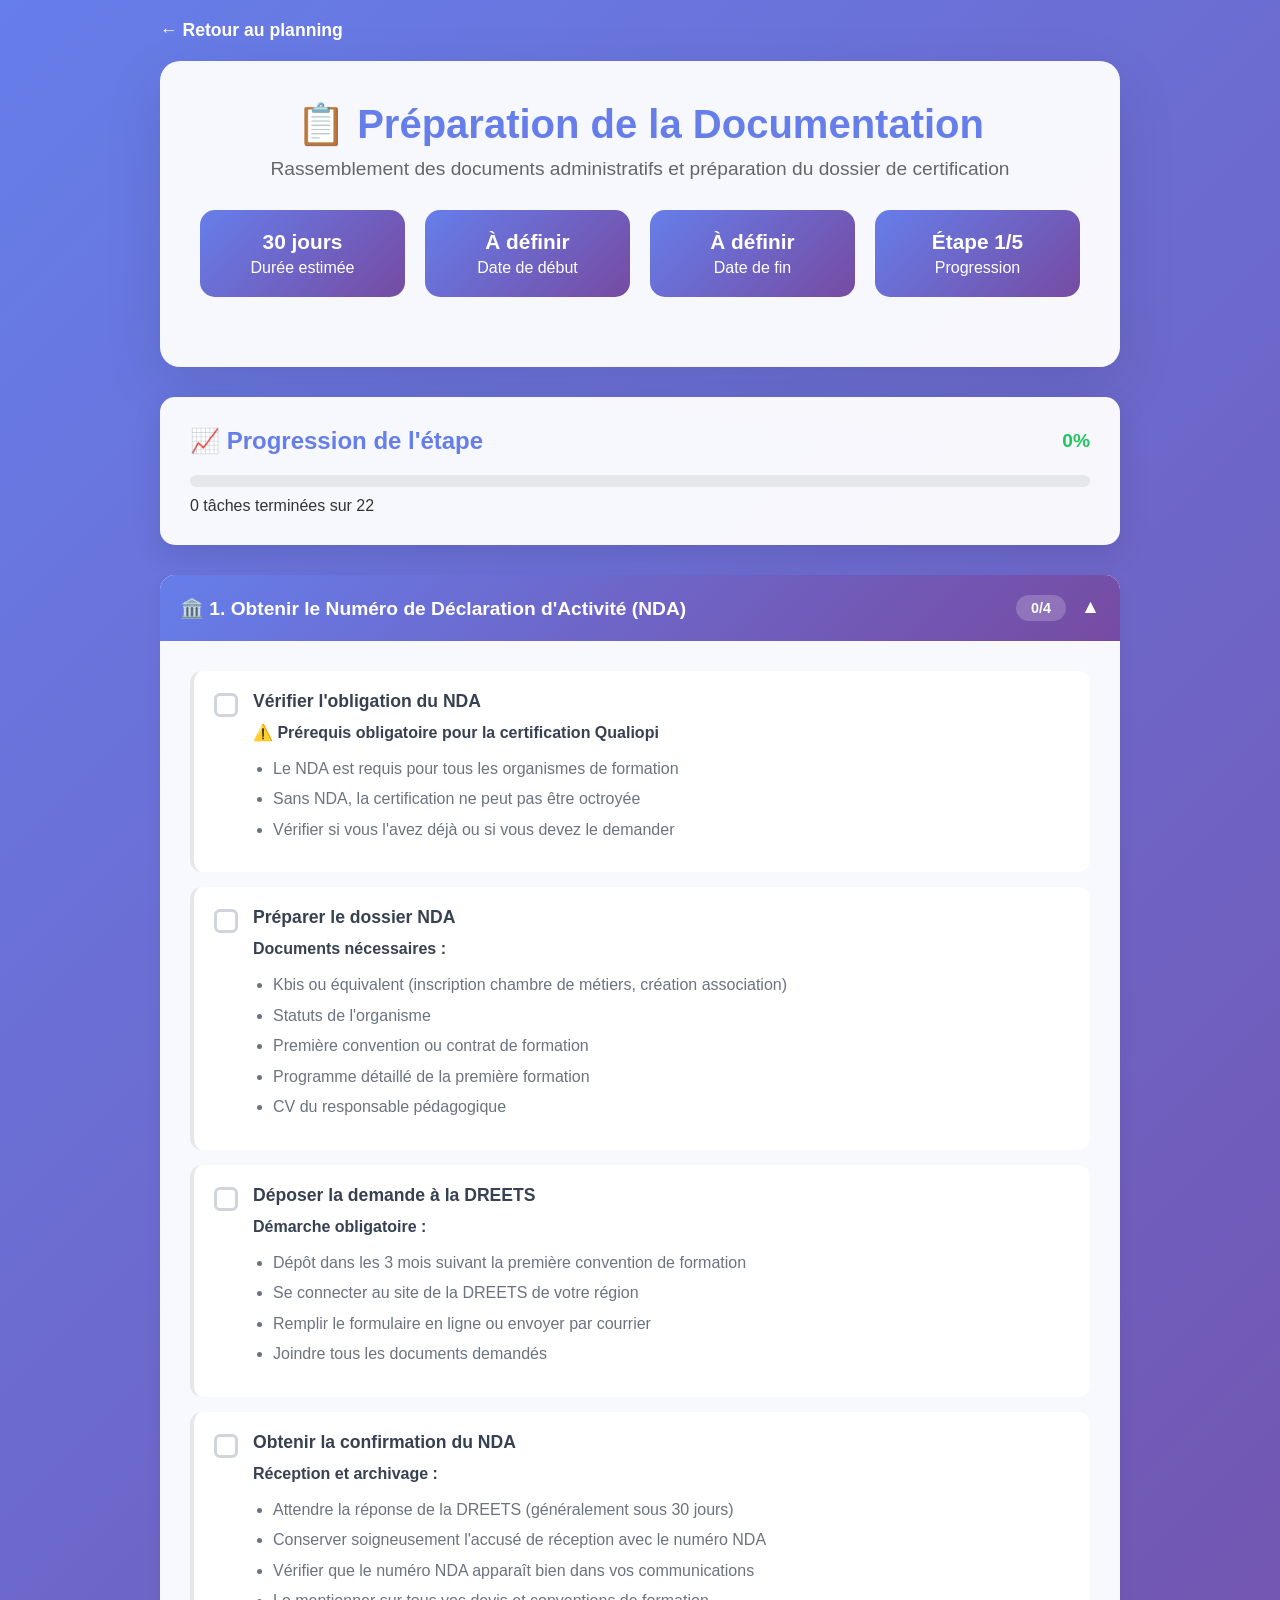
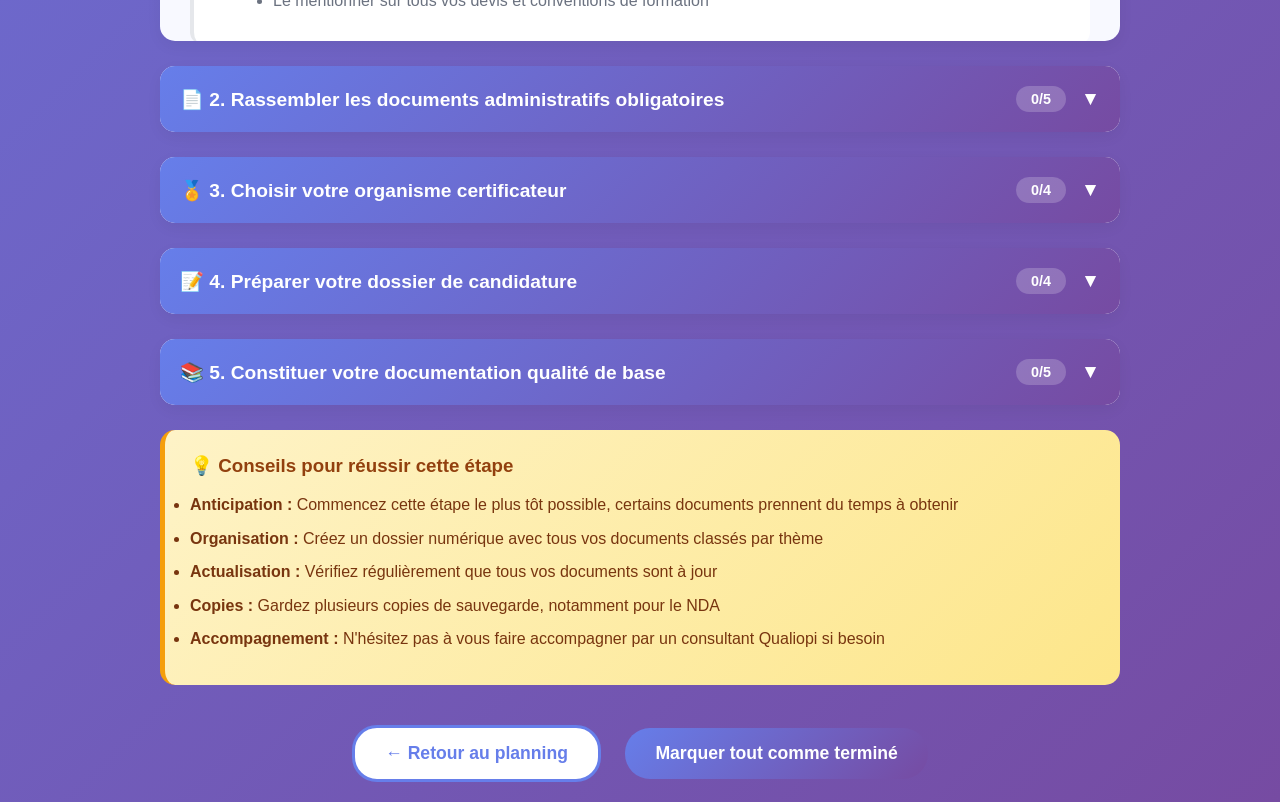
<file: preparation_documentation_page.html>
<!DOCTYPE html>
<html lang="fr">
<head>
    <meta charset="UTF-8">
    <meta name="viewport" content="width=device-width, initial-scale=1.0">
    <title>Préparation de la Documentation - Qualiopi</title>
    <style>
        * {
            margin: 0;
            padding: 0;
            box-sizing: border-box;
        }

        body {
            font-family: 'Segoe UI', Tahoma, Geneva, Verdana, sans-serif;
            background: linear-gradient(135deg, #667eea 0%, #764ba2 100%);
            min-height: 100vh;
            color: #333;
        }

        .container {
            max-width: 1000px;
            margin: 0 auto;
            padding: 20px;
        }

        .back-button {
            display: inline-flex;
            align-items: center;
            gap: 8px;
            color: white;
            text-decoration: none;
            font-weight: 600;
            margin-bottom: 20px;
            transition: color 0.2s ease;
            font-size: 1.1em;
        }

        .back-button:hover {
            color: #e0e7ff;
        }

        .page-header {
            background: rgba(255, 255, 255, 0.95);
            border-radius: 20px;
            padding: 40px;
            margin-bottom: 30px;
            text-align: center;
            box-shadow: 0 20px 60px rgba(0, 0, 0, 0.1);
        }

        .page-header h1 {
            color: #667eea;
            font-size: 2.5em;
            margin-bottom: 10px;
        }

        .page-header p {
            color: #666;
            font-size: 1.2em;
            margin-bottom: 30px;
        }

        .meta-info {
            display: grid;
            grid-template-columns: repeat(auto-fit, minmax(150px, 1fr));
            gap: 20px;
            margin-bottom: 30px;
        }

        .meta-item {
            background: linear-gradient(135deg, #667eea 0%, #764ba2 100%);
            color: white;
            padding: 20px;
            border-radius: 15px;
            text-align: center;
        }

        .meta-item strong {
            display: block;
            font-size: 1.3em;
            margin-bottom: 5px;
        }

        .progress-section {
            background: rgba(255, 255, 255, 0.95);
            border-radius: 15px;
            padding: 30px;
            margin-bottom: 30px;
            box-shadow: 0 10px 30px rgba(0, 0, 0, 0.1);
        }

        .progress-header {
            display: flex;
            justify-content: space-between;
            align-items: center;
            margin-bottom: 20px;
        }

        .progress-header h2 {
            color: #667eea;
        }

        .progress-percentage {
            font-size: 1.2em;
            font-weight: bold;
            color: #22c55e;
        }

        .progress-bar {
            width: 100%;
            height: 12px;
            background: #e5e7eb;
            border-radius: 10px;
            overflow: hidden;
            margin-bottom: 10px;
        }

        .progress-fill {
            height: 100%;
            background: linear-gradient(90deg, #4ade80, #22c55e);
            transition: width 0.5s ease;
            border-radius: 10px;
        }

        .step-section {
            background: #f8f9ff;
            border-radius: 15px;
            margin-bottom: 25px;
            overflow: hidden;
            box-shadow: 0 5px 15px rgba(0, 0, 0, 0.05);
        }

        .step-header {
            background: linear-gradient(135deg, #667eea 0%, #764ba2 100%);
            color: white;
            padding: 20px;
            cursor: pointer;
            display: flex;
            justify-content: between;
            align-items: center;
            transition: background 0.3s ease;
        }

        .step-header:hover {
            background: linear-gradient(135deg, #5b21b6 0%, #6b46c1 100%);
        }

        .step-title {
            flex-grow: 1;
            font-size: 1.2em;
            font-weight: 600;
        }

        .step-progress {
            background: rgba(255, 255, 255, 0.2);
            padding: 5px 15px;
            border-radius: 20px;
            font-size: 0.9em;
            font-weight: 600;
            margin-right: 15px;
        }

        .step-toggle {
            font-size: 1.2em;
            transition: transform 0.3s ease;
        }

        .step-toggle.expanded {
            transform: rotate(180deg);
        }

        .step-content {
            padding: 0;
            max-height: 0;
            overflow: hidden;
            transition: all 0.3s ease;
        }

        .step-content.expanded {
            padding: 30px;
            max-height: 1000px;
        }

        .substep {
            background: white;
            border-radius: 12px;
            padding: 20px;
            margin-bottom: 15px;
            border-left: 4px solid #e5e7eb;
            transition: all 0.3s ease;
        }

        .substep.completed {
            background: #f0fdf4;
            border-left-color: #22c55e;
        }

        .substep-header {
            display: flex;
            align-items: flex-start;
            gap: 15px;
            cursor: pointer;
        }

        .substep-checkbox {
            width: 24px;
            height: 24px;
            border: 3px solid #d1d5db;
            border-radius: 6px;
            display: flex;
            align-items: center;
            justify-content: center;
            background: white;
            cursor: pointer;
            transition: all 0.3s ease;
            flex-shrink: 0;
            margin-top: 2px;
        }

        .substep-checkbox.checked {
            background: #22c55e;
            border-color: #22c55e;
            color: white;
        }

        .substep-content {
            flex-grow: 1;
        }

        .substep-title {
            font-weight: 700;
            color: #374151;
            margin-bottom: 8px;
            font-size: 1.1em;
        }

        .substep-description {
            color: #6b7280;
            line-height: 1.6;
        }

        .substep-description ul {
            margin: 10px 0;
            padding-left: 20px;
        }

        .substep-description li {
            margin-bottom: 5px;
        }

        .substep-description strong {
            color: #374151;
        }

        .completion-badge {
            display: inline-block;
            background: #22c55e;
            color: white;
            padding: 4px 12px;
            border-radius: 20px;
            font-size: 0.8em;
            font-weight: 600;
            margin-left: 10px;
        }

        .tips-section {
            background: linear-gradient(135deg, #fef3c7 0%, #fde68a 100%);
            border-radius: 15px;
            padding: 25px;
            margin-bottom: 30px;
            border-left: 5px solid #f59e0b;
        }

        .tips-section h3 {
            color: #92400e;
            margin-bottom: 15px;
            display: flex;
            align-items: center;
            gap: 10px;
        }

        .tips-section ul {
            color: #78350f;
            line-height: 1.6;
        }

        .tips-section li {
            margin-bottom: 8px;
        }

        .action-buttons {
            text-align: center;
            margin-top: 40px;
        }

        .btn {
            display: inline-block;
            padding: 15px 30px;
            border: none;
            border-radius: 25px;
            font-size: 1.1em;
            font-weight: 600;
            cursor: pointer;
            text-decoration: none;
            transition: all 0.3s ease;
            margin: 0 10px;
        }

        .btn-primary {
            background: linear-gradient(135deg, #667eea 0%, #764ba2 100%);
            color: white;
        }

        .btn-primary:hover {
            transform: translateY(-2px);
            box-shadow: 0 10px 25px rgba(102, 126, 234, 0.3);
        }

        .btn-secondary {
            background: white;
            color: #667eea;
            border: 3px solid #667eea;
        }

        .btn-secondary:hover {
            background: #667eea;
            color: white;
        }

        @media (max-width: 768px) {
            .meta-info {
                grid-template-columns: 1fr;
            }

            .page-header h1 {
                font-size: 2em;
            }

            .progress-header {
                flex-direction: column;
                gap: 10px;
            }

            .step-header {
                flex-direction: column;
                align-items: flex-start;
                gap: 10px;
            }

            .substep-header {
                flex-direction: column;
                align-items: flex-start;
            }
        }
    </style>
</head>
<body>
    <div class="container">
        <a href="index.html" class="back-button">← Retour au planning</a>
        
        <div class="page-header">
            <h1>📋 Préparation de la Documentation</h1>
            <p>Rassemblement des documents administratifs et préparation du dossier de certification</p>
            
            <div class="meta-info">
                <div class="meta-item">
                    <strong>30 jours</strong>
                    <div>Durée estimée</div>
                </div>
                <div class="meta-item">
                    <strong id="start-date">À définir</strong>
                    <div>Date de début</div>
                </div>
                <div class="meta-item">
                    <strong id="end-date">À définir</strong>
                    <div>Date de fin</div>
                </div>
                <div class="meta-item">
                    <strong>Étape 1/5</strong>
                    <div>Progression</div>
                </div>
            </div>
        </div>

        <div class="progress-section">
            <div class="progress-header">
                <h2>📈 Progression de l'étape</h2>
                <div class="progress-percentage" id="progress-percentage">0%</div>
            </div>
            <div class="progress-bar">
                <div class="progress-fill" id="progress-fill"></div>
            </div>
            <p id="progress-text">0 tâches terminées sur 20</p>
        </div>

        <!-- Étape 1: Obtenir le NDA -->
        <div class="step-section">
            <div class="step-header" onclick="toggleStep(1)">
                <div class="step-title">🏛️ 1. Obtenir le Numéro de Déclaration d'Activité (NDA)</div>
                <div class="step-progress" id="step-1-progress">0/4</div>
                <div class="step-toggle" id="step-1-toggle">▼</div>
            </div>
            <div class="step-content" id="step-1-content">
                <div class="substep" id="substep-1-1">
                    <div class="substep-header" onclick="toggleSubstep('1-1')">
                        <div class="substep-checkbox" id="checkbox-1-1"></div>
                        <div class="substep-content">
                            <div class="substep-title">Vérifier l'obligation du NDA</div>
                            <div class="substep-description">
                                <strong>⚠️ Prérequis obligatoire pour la certification Qualiopi</strong>
                                <ul>
                                    <li>Le NDA est requis pour tous les organismes de formation</li>
                                    <li>Sans NDA, la certification ne peut pas être octroyée</li>
                                    <li>Vérifier si vous l'avez déjà ou si vous devez le demander</li>
                                </ul>
                            </div>
                        </div>
                    </div>
                </div>

                <div class="substep" id="substep-1-2">
                    <div class="substep-header" onclick="toggleSubstep('1-2')">
                        <div class="substep-checkbox" id="checkbox-1-2"></div>
                        <div class="substep-content">
                            <div class="substep-title">Préparer le dossier NDA</div>
                            <div class="substep-description">
                                <strong>Documents nécessaires :</strong>
                                <ul>
                                    <li>Kbis ou équivalent (inscription chambre de métiers, création association)</li>
                                    <li>Statuts de l'organisme</li>
                                    <li>Première convention ou contrat de formation</li>
                                    <li>Programme détaillé de la première formation</li>
                                    <li>CV du responsable pédagogique</li>
                                </ul>
                            </div>
                        </div>
                    </div>
                </div>

                <div class="substep" id="substep-1-3">
                    <div class="substep-header" onclick="toggleSubstep('1-3')">
                        <div class="substep-checkbox" id="checkbox-1-3"></div>
                        <div class="substep-content">
                            <div class="substep-title">Déposer la demande à la DREETS</div>
                            <div class="substep-description">
                                <strong>Démarche obligatoire :</strong>
                                <ul>
                                    <li>Dépôt dans les 3 mois suivant la première convention de formation</li>
                                    <li>Se connecter au site de la DREETS de votre région</li>
                                    <li>Remplir le formulaire en ligne ou envoyer par courrier</li>
                                    <li>Joindre tous les documents demandés</li>
                                </ul>
                            </div>
                        </div>
                    </div>
                </div>

                <div class="substep" id="substep-1-4">
                    <div class="substep-header" onclick="toggleSubstep('1-4')">
                        <div class="substep-checkbox" id="checkbox-1-4"></div>
                        <div class="substep-content">
                            <div class="substep-title">Obtenir la confirmation du NDA</div>
                            <div class="substep-description">
                                <strong>Réception et archivage :</strong>
                                <ul>
                                    <li>Attendre la réponse de la DREETS (généralement sous 30 jours)</li>
                                    <li>Conserver soigneusement l'accusé de réception avec le numéro NDA</li>
                                    <li>Vérifier que le numéro NDA apparaît bien dans vos communications</li>
                                    <li>Le mentionner sur tous vos devis et conventions de formation</li>
                                </ul>
                            </div>
                        </div>
                    </div>
                </div>
            </div>
        </div>

        <!-- Étape 2: Documents administratifs -->
        <div class="step-section">
            <div class="step-header" onclick="toggleStep(2)">
                <div class="step-title">📄 2. Rassembler les documents administratifs obligatoires</div>
                <div class="step-progress" id="step-2-progress">0/5</div>
                <div class="step-toggle" id="step-2-toggle">▼</div>
            </div>
            <div class="step-content" id="step-2-content">
                <div class="substep" id="substep-2-1">
                    <div class="substep-header" onclick="toggleSubstep('2-1')">
                        <div class="substep-checkbox" id="checkbox-2-1"></div>
                        <div class="substep-content">
                            <div class="substep-title">Extrait Kbis à jour</div>
                            <div class="substep-description">
                                <strong>Document d'identité de l'entreprise :</strong>
                                <ul>
                                    <li>Kbis de moins de 3 mois pour les entreprises commerciales</li>
                                    <li>Inscription au répertoire des métiers pour les artisans</li>
                                    <li>Récépissé de déclaration pour les associations</li>
                                    <li>Commande en ligne sur infogreffe.fr ou au greffe du tribunal</li>
                                </ul>
                            </div>
                        </div>
                    </div>
                </div>

                <div class="substep" id="substep-2-2">
                    <div class="substep-header" onclick="toggleSubstep('2-2')">
                        <div class="substep-checkbox" id="checkbox-2-2"></div>
                        <div class="substep-content">
                            <div class="substep-title">Avis de situation INSEE</div>
                            <div class="substep-description">
                                <strong>Justificatif d'activité :</strong>
                                <ul>
                                    <li>Document gratuit à télécharger sur avis-situation-sirene.insee.fr</li>
                                    <li>Renseigner votre numéro SIRET</li>
                                    <li>Vérifier que votre code APE correspond bien à la formation</li>
                                    <li>Conserver une version récente (moins de 3 mois)</li>
                                </ul>
                            </div>
                        </div>
                    </div>
                </div>

                <div class="substep" id="substep-2-3">
                    <div class="substep-header" onclick="toggleSubstep('2-3')">
                        <div class="substep-checkbox" id="checkbox-2-3"></div>
                        <div class="substep-content">
                            <div class="substep-title">Dernier Bilan Pédagogique et Financier (BPF)</div>
                            <div class="substep-description">
                                <strong>Déclaration annuelle obligatoire :</strong>
                                <ul>
                                    <li>BPF de l'année précédente transmis à la DREETS</li>
                                    <li>Si nouvel entrant : prévoir la structure du premier BPF</li>
                                    <li>Document détaillant votre activité de formation et vos financements</li>
                                    <li>Conserver la preuve d'envoi (accusé de réception)</li>
                                </ul>
                            </div>
                        </div>
                    </div>
                </div>

                <div class="substep" id="substep-2-4">
                    <div class="substep-header" onclick="toggleSubstep('2-4')">
                        <div class="substep-checkbox" id="checkbox-2-4"></div>
                        <div class="substep-content">
                            <div class="substep-title">Organigramme nominatif et fonctionnel</div>
                            <div class="substep-description">
                                <strong>Structure de votre organisation :</strong>
                                <ul>
                                    <li>Noms et fonctions de toutes les personnes impliquées</li>
                                    <li>Dirigeant, responsable pédagogique, formateurs, référent handicap</li>
                                    <li>Pour les formateurs indépendants : organigramme avec votre nom sur toutes les fonctions</li>
                                    <li>Mettre à jour régulièrement en cas de changement</li>
                                </ul>
                            </div>
                        </div>
                    </div>
                </div>

                <div class="substep" id="substep-2-5">
                    <div class="substep-header" onclick="toggleSubstep('2-5')">
                        <div class="substep-checkbox" id="checkbox-2-5"></div>
                        <div class="substep-content">
                            <div class="substep-title">Description détaillée de votre activité</div>
                            <div class="substep-description">
                                <strong>Présentation de votre offre de formation :</strong>
                                <ul>
                                    <li>Types de formations dispensées (présentiel, distanciel, e-learning)</li>
                                    <li>Secteurs d'activité et publics ciblés</li>
                                    <li>Nombre moyen de stagiaires par an</li>
                                    <li>Modalités pédagogiques utilisées</li>
                                </ul>
                            </div>
                        </div>
                    </div>
                </div>
            </div>
        </div>

        <!-- Étape 3: Choisir l'organisme certificateur -->
        <div class="step-section">
            <div class="step-header" onclick="toggleStep(3)">
                <div class="step-title">🏅 3. Choisir votre organisme certificateur</div>
                <div class="step-progress" id="step-3-progress">0/4</div>
                <div class="step-toggle" id="step-3-toggle">▼</div>
            </div>
            <div class="step-content" id="step-3-content">
                <div class="substep" id="substep-3-1">
                    <div class="substep-header" onclick="toggleSubstep('3-1')">
                        <div class="substep-checkbox" id="checkbox-3-1"></div>
                        <div class="substep-content">
                            <div class="substep-title">Lister les organismes accrédités COFRAC</div>
                            <div class="substep-description">
                                <strong>Organismes certificateurs reconnus :</strong>
                                <ul>
                                    <li>AFNOR Certification, Bureau Veritas, SGS, Apave, etc.</li>
                                    <li>Vérifier l'accréditation COFRAC sur le site officiel</li>
                                    <li>S'assurer qu'ils sont habilités pour votre secteur d'activité</li>
                                    <li>Consulter la liste officielle sur le site du ministère du Travail</li>
                                </ul>
                            </div>
                        </div>
                    </div>
                </div>

                <div class="substep" id="substep-3-2">
                    <div class="substep-header" onclick="toggleSubstep('3-2')">
                        <div class="substep-checkbox" id="checkbox-3-2"></div>
                        <div class="substep-content">
                            <div class="substep-title">Comparer les tarifs et prestations</div>
                            <div class="substep-description">
                                <strong>Éléments de comparaison :</strong>
                                <ul>
                                    <li>Tarifs d'audit (généralement 900-1200€ HT par jour)</li>
                                    <li>Frais de dossier et de déplacement</li>
                                    <li>Services inclus (accompagnement, formation, outils)</li>
                                    <li>Modalités de paiement (échelonnement possible)</li>
                                </ul>
                            </div>
                        </div>
                    </div>
                </div>

                <div class="substep" id="substep-3-3">
                    <div class="substep-header" onclick="toggleSubstep('3-3')">
                        <div class="substep-checkbox" id="checkbox-3-3"></div>
                        <div class="substep-content">
                            <div class="substep-title">Vérifier la disponibilité dans vos délais</div>
                            <div class="substep-description">
                                <strong>Planification de l'audit :</strong>
                                <ul>
                                    <li>Demander les créneaux disponibles pour l'audit initial</li>
                                    <li>Vérifier que l'audit peut avoir lieu avant votre date cible</li>
                                    <li>S'informer sur les délais de traitement du dossier</li>
                                    <li>Anticiper les périodes de forte demande (fin d'année)</li>
                                </ul>
                            </div>
                        </div>
                    </div>
                </div>

                <div class="substep" id="substep-3-4">
                    <div class="substep-header" onclick="toggleSubstep('3-4')">
                        <div class="substep-checkbox" id="checkbox-3-4"></div>
                        <div class="substep-content">
                            <div class="substep-title">Sélectionner et contractualiser</div>
                            <div class="substep-description">
                                <strong>Formalisation du partenariat :</strong>
                                <ul>
                                    <li>Demander plusieurs devis détaillés</li>
                                    <li>Négocier les conditions si possible</li>
                                    <li>Signer le contrat de certification</li>
                                    <li>Planifier les étapes et échéances</li>
                                </ul>
                            </div>
                        </div>
                    </div>
                </div>
            </div>
        </div>

        <!-- Étape 4: Dossier de candidature -->
        <div class="step-section">
            <div class="step-header" onclick="toggleStep(4)">
                <div class="step-title">📝 4. Préparer votre dossier de candidature</div>
                <div class="step-progress" id="step-4-progress">0/4</div>
                <div class="step-toggle" id="step-4-toggle">▼</div>
            </div>
            <div class="step-content" id="step-4-content">
                <div class="substep" id="substep-4-1">
                    <div class="substep-header" onclick="toggleSubstep('4-1')">
                        <div class="substep-checkbox" id="checkbox-4-1"></div>
                        <div class="substep-content">
                            <div class="substep-title">Formulaire de demande de certification</div>
                            <div class="substep-description">
                                <strong>Document officiel de candidature :</strong>
                                <ul>
                                    <li>Télécharger le formulaire sur le site de l'organisme certificateur</li>
                                    <li>Remplir toutes les sections obligatoires</li>
                                    <li>Vérifier la cohérence des informations</li>
                                    <li>Faire relire par une tierce personne</li>
                                </ul>
                            </div>
                        </div>
                    </div>
                </div>

                <div class="substep" id="substep-4-2">
                    <div class="substep-header" onclick="toggleSubstep('4-2')">
                        <div class="substep-checkbox" id="checkbox-4-2"></div>
                        <div class="substep-content">
                            <div class="substep-title">Attestation de non-engagement</div>
                            <div class="substep-description">
                                <strong>Déclaration sur l'honneur :</strong>
                                <ul>
                                    <li>Certifier que vous n'êtes pas engagé avec un autre certificateur</li>
                                    <li>Signer et dater le document</li>
                                    <li>Joindre une pièce d'identité du signataire</li>
                                    <li>Conserver une copie pour vos archives</li>
                                </ul>
                            </div>
                        </div>
                    </div>
                </div>

                <div class="substep" id="substep-4-3">
                    <div class="substep-header" onclick="toggleSubstep('4-3')">
                        <div class="substep-checkbox" id="checkbox-4-3"></div>
                        <div class="substep-content">
                            <div class="substep-title">Description des catégories d'actions</div>
                            <div class="substep-description">
                                <strong>Périmètre de certification demandé :</strong>
                                <ul>
                                    <li>Actions de formation (obligatoire pour la plupart)</li>
                                    <li>Bilans de compétences (si applicable)</li>
                                    <li>Actions de VAE (si applicable)</li>
                                    <li>Actions de formation par apprentissage (si applicable)</li>
                                </ul>
                            </div>
                        </div>
                    </div>
                </div>

                <div class="substep" id="substep-4-4">
                    <div class="substep-header" onclick="toggleSubstep('4-4')">
                        <div class="substep-checkbox" id="checkbox-4-4"></div>
                        <div class="substep-content">
                            <div class="substep-title">Liste des sites (si multi-sites)</div>
                            <div class="substep-description">
                                <strong>Cartographie de vos implantations :</strong>
                                <ul>
                                    <li>Adresses complètes de tous les sites de formation</li>
                                    <li>Type d'activités réalisées sur chaque site</li>
                                    <li>Responsable local pour chaque site</li>
                                    <li>Si organisme mono-site : mentionner "Site unique"</li>
                                </ul>
                            </div>
                        </div>
                    </div>
                </div>
            </div>
        </div>

        <!-- Étape 5: Documentation qualité -->
        <div class="step-section">
            <div class="step-header" onclick="toggleStep(5)">
                <div class="step-title">📚 5. Constituer votre documentation qualité de base</div>
                <div class="step-progress" id="step-5-progress">0/5</div>
                <div class="step-toggle" id="step-5-toggle">▼</div>
            </div>
            <div class="step-content" id="step-5-content">
                <div class="substep" id="substep-5-1">
                    <div class="substep-header" onclick="toggleSubstep('5-1')">
                        <div class="substep-checkbox" id="checkbox-5-1"></div>
                        <div class="substep-content">
                            <div class="substep-title">Règlement intérieur (obligatoire)</div>
                            <div class="substep-description">
                                <strong>Document légalement obligatoire :</strong>
                                <ul>
                                    <li>Adapter le modèle réglementaire à votre organisme</li>
                                    <li>Inclure les règles de fonctionnement et de discipline</li>
                                    <li>Mentionner les sanctions possibles</li>
                                    <li>Le diffuser à tous les stagiaires avant formation</li>
                                </ul>
                            </div>
                        </div>
                    </div>
                </div>

                <div class="substep" id="substep-5-2">
                    <div class="substep-header" onclick="toggleSubstep('5-2')">
                        <div class="substep-checkbox" id="checkbox-5-2"></div>
                        <div class="substep-content">
                            <div class="substep-title">Conditions Générales de Vente/Utilisation</div>
                            <div class="substep-description">
                                <strong>Cadre contractuel de vos prestations :</strong>
                                <ul>
                                    <li>Conditions tarifaires et de paiement</li>
                                    <li>Modalités d'inscription et d'annulation</li>
                                    <li>Responsabilités réciproques</li>
                                    <li>Conditions de propriété intellectuelle</li>
                                </ul>
                            </div>
                        </div>
                    </div>
                </div>

                <div class="substep" id="substep-5-3">
                    <div class="substep-header" onclick="toggleSubstep('5-3')">
                        <div class="substep-checkbox" id="checkbox-5-3"></div>
                        <div class="substep-content">
                            <div class="substep-title">Livret d'accueil (recommandé)</div>
                            <div class="substep-description">
                                <strong>Document d'information pour les stagiaires :</strong>
                                <ul>
                                    <li>Présentation de votre organisme et de vos valeurs</li>
                                    <li>Informations pratiques (horaires, accès, restauration)</li>
                                    <li>Contacts utiles et personnes ressources</li>
                                    <li>Droits et devoirs des stagiaires</li>
                                </ul>
                            </div>
                        </div>
                    </div>
                </div>

                <div class="substep" id="substep-5-4">
                    <div class="substep-header" onclick="toggleSubstep('5-4')">
                        <div class="substep-checkbox" id="checkbox-5-4"></div>
                        <div class="substep-content">
                            <div class="substep-title">Politique handicap et accessibilité</div>
                            <div class="substep-description">
                                <strong>Engagement envers l'inclusion :</strong>
                                <ul>
                                    <li>Déclaration de votre politique d'accueil des PSH</li>
                                    <li>Adaptations pédagogiques et matérielles possibles</li>
                                    <li>Coordonnées du référent handicap</li>
                                    <li>Partenaires et réseaux mobilisables</li>
                                </ul>
                            </div>
                        </div>
                    </div>
                </div>

                <div class="substep" id="substep-5-5">
                    <div class="substep-header" onclick="toggleSubstep('5-5')">
                        <div class="substep-checkbox" id="checkbox-5-5"></div>
                        <div class="substep-content">
                            <div class="substep-title">Procédures de gestion des réclamations</div>
                            <div class="substep-description">
                                <strong>Process de traitement des insatisfactions :</strong>
                                <ul>
                                    <li>Modalités de recueil des réclamations</li>
                                    <li>Délais de traitement et de réponse</li>
                                    <li>Personnes responsables du traitement</li>
                                    <li>Actions correctives et préventives</li>
                                </ul>
                            </div>
                        </div>
                    </div>
                </div>
            </div>
        </div>

        <div class="tips-section">
            <h3>💡 Conseils pour réussir cette étape</h3>
            <ul>
                <li><strong>Anticipation :</strong> Commencez cette étape le plus tôt possible, certains documents prennent du temps à obtenir</li>
                <li><strong>Organisation :</strong> Créez un dossier numérique avec tous vos documents classés par thème</li>
                <li><strong>Actualisation :</strong> Vérifiez régulièrement que tous vos documents sont à jour</li>
                <li><strong>Copies :</strong> Gardez plusieurs copies de sauvegarde, notamment pour le NDA</li>
                <li><strong>Accompagnement :</strong> N'hésitez pas à vous faire accompagner par un consultant Qualiopi si besoin</li>
            </ul>
        </div>

        <div class="action-buttons">
            <a href="index.html" class="btn btn-secondary">← Retour au planning</a>
            <button class="btn btn-primary" onclick="markAllAsCompleted()">Marquer tout comme terminé</button>
        </div>
    </div>

    <script>
        // Storage keys
        const STORAGE_KEY = 'qualiopi_preparation_documentation_progress';
        
        // Progress tracking
        let progress = {};
        
        // Total number of substeps
        const TOTAL_SUBSTEPS = 22;
        
        // Initialize progress tracking
        function initProgress() {
            const saved = localStorage.getItem(STORAGE_KEY);
            if (saved) {
                progress = JSON.parse(saved);
            } else {
                // Initialize all substeps as not completed
                for (let step = 1; step <= 5; step++) {
                    const substepCounts = [4, 5, 4, 4, 5]; // Number of substeps per step
                    for (let substep = 1; substep <= substepCounts[step - 1]; substep++) {
                        progress[`${step}-${substep}`] = false;
                    }
                }
            }
            
            updateAllProgress();
        }
        
        // Save progress to localStorage
        function saveProgress() {
            localStorage.setItem(STORAGE_KEY, JSON.stringify(progress));
        }
        
        // Toggle step expansion
        function toggleStep(stepNumber) {
            const content = document.getElementById(`step-${stepNumber}-content`);
            const toggle = document.getElementById(`step-${stepNumber}-toggle`);
            
            const isExpanded = content.classList.contains('expanded');
            
            if (isExpanded) {
                content.classList.remove('expanded');
                toggle.classList.remove('expanded');
            } else {
                content.classList.add('expanded');
                toggle.classList.add('expanded');
            }
        }
        
        // Toggle substep completion
        function toggleSubstep(substepId) {
            const currentState = progress[substepId] || false;
            progress[substepId] = !currentState;
            
            updateSubstepUI(substepId);
            updateStepProgress();
            updateGlobalProgress();
            saveProgress();
        }
        
        // Update substep UI
        function updateSubstepUI(substepId) {
            const checkbox = document.getElementById(`checkbox-${substepId}`);
            const substep = document.getElementById(`substep-${substepId}`);
            
            if (progress[substepId]) {
                checkbox.classList.add('checked');
                checkbox.textContent = '✓';
                substep.classList.add('completed');
            } else {
                checkbox.classList.remove('checked');
                checkbox.textContent = '';
                substep.classList.remove('completed');
            }
        }
        
        // Update step progress
        function updateStepProgress() {
            const stepCounts = [4, 5, 4, 4, 5]; // Number of substeps per step
            
            for (let step = 1; step <= 5; step++) {
                let completed = 0;
                for (let substep = 1; substep <= stepCounts[step - 1]; substep++) {
                    if (progress[`${step}-${substep}`]) {
                        completed++;
                    }
                }
                
                const progressElement = document.getElementById(`step-${step}-progress`);
                progressElement.textContent = `${completed}/${stepCounts[step - 1]}`;
                
                if (completed === stepCounts[step - 1]) {
                    progressElement.innerHTML += ' <span class="completion-badge">✓</span>';
                }
            }
        }
        
        // Update global progress
        function updateGlobalProgress() {
            let completedCount = 0;
            
            Object.values(progress).forEach(completed => {
                if (completed) completedCount++;
            });
            
            const percentage = (completedCount / TOTAL_SUBSTEPS) * 100;
            
            // Update progress bar
            document.getElementById('progress-fill').style.width = `${percentage}%`;
            
            // Update percentage text
            document.getElementById('progress-percentage').textContent = `${Math.round(percentage)}%`;
            
            // Update progress text
            document.getElementById('progress-text').textContent = `${completedCount} tâches terminées sur ${TOTAL_SUBSTEPS}`;
        }
        
        // Update all progress displays
        function updateAllProgress() {
            // Update all substep UIs
            Object.keys(progress).forEach(substepId => {
                updateSubstepUI(substepId);
            });
            
            updateStepProgress();
            updateGlobalProgress();
        }
        
        // Mark all as completed - FONCTION AJOUTÉE
        function markAllAsCompleted() {
            // Set all progress to true
            Object.keys(progress).forEach(substepId => {
                progress[substepId] = true;
            });
            
            updateAllProgress();
            saveProgress();
            
            // Show success message
            alert('Toutes les tâches ont été marquées comme terminées !');
        }
        
        // Load dates from main app if available
        function loadDates() {
            try {
                const savedData = localStorage.getItem('ms_preparation_documentation');
                if (savedData) {
                    const data = JSON.parse(savedData);
                    if (data.start && data.end) {
                        document.getElementById('start-date').textContent = formatDateFromString(data.start);
                        document.getElementById('end-date').textContent = formatDateFromString(data.end);
                    }
                }
            } catch (error) {
                console.log('Could not load dates from main app');
            }
        }
        
        // Format date from YYYY-MM-DD string
        function formatDateFromString(dateString) {
            try {
                const [year, month, day] = dateString.split('-').map(Number);
                const date = new Date(year, month - 1, day);
                return date.toLocaleDateString('fr-FR', {
                    day: 'numeric',
                    month: 'long',
                    year: 'numeric'
                });
            } catch (error) {
                return 'À définir';
            }
        }
        
        // Format date
        function formatDate(date) {
            return date.toLocaleDateString('fr-FR', {
                day: 'numeric',
                month: 'long',
                year: 'numeric'
            });
        }
        
        // Initialize on page load
        document.addEventListener('DOMContentLoaded', function() {
            initProgress();
            loadDates();
            
            // Expand first step by default
            toggleStep(1);
            
            console.log('📋 Page Préparation Documentation initialized');
        });
    </script>
</body>
</html>
</file>
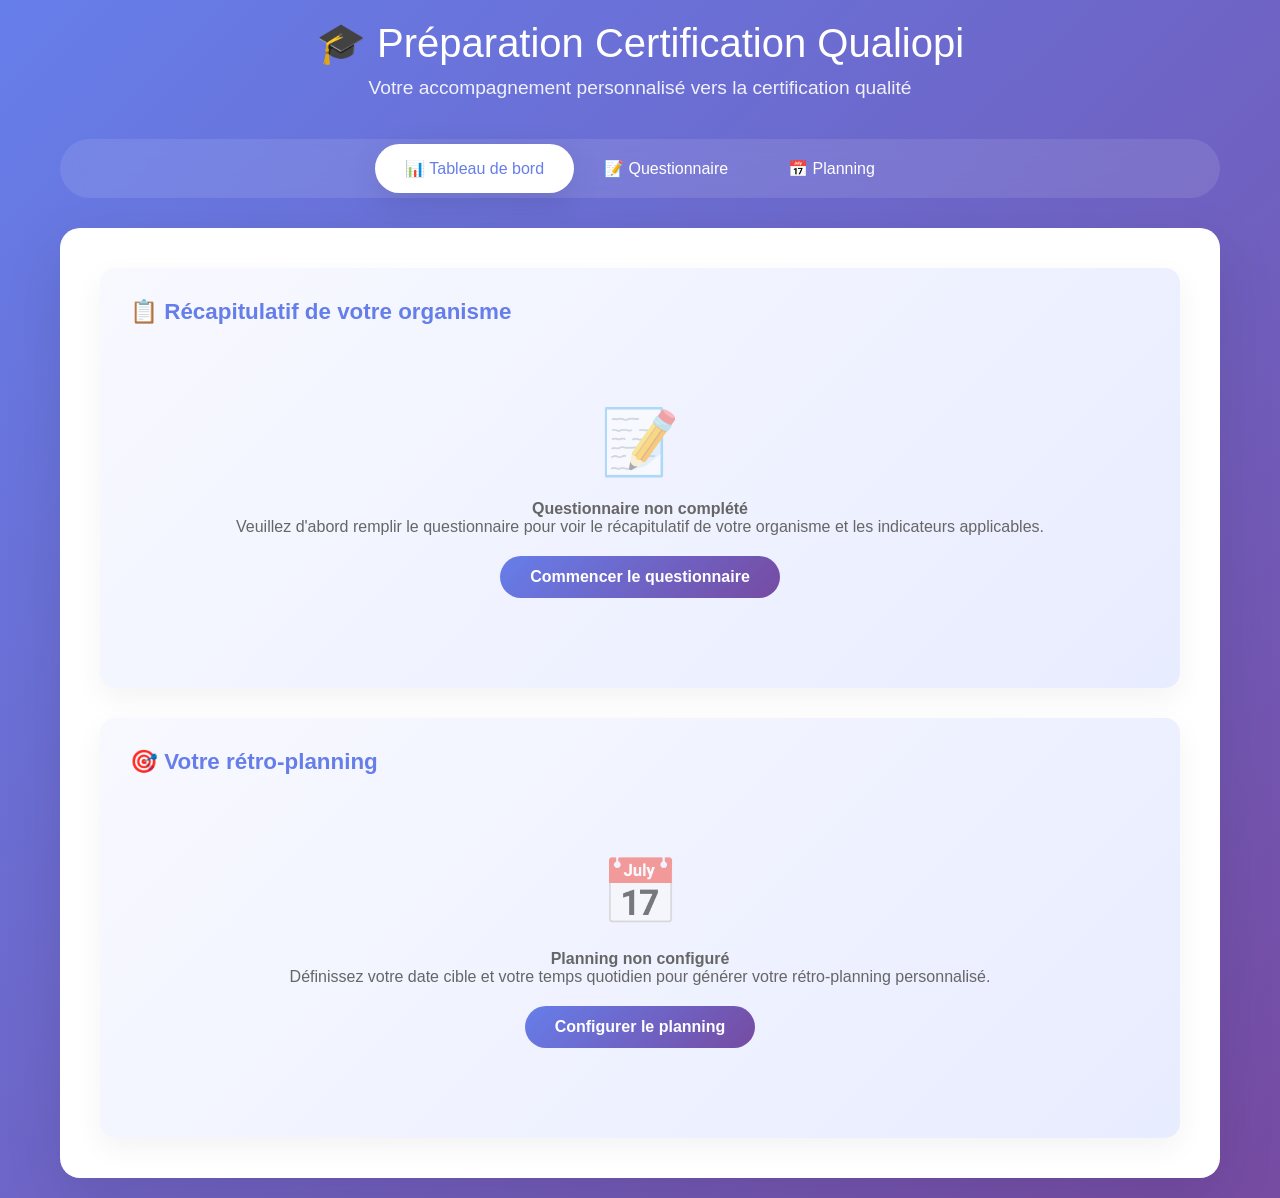
<file: qualiopi_interface.html>
<!DOCTYPE html>
<html lang="fr">
<head>
    <meta charset="UTF-8">
    <meta name="viewport" content="width=device-width, initial-scale=1.0">
    <title>Préparation Certification Qualiopi</title>
    <style>
        * {
            margin: 0;
            padding: 0;
            box-sizing: border-box;
        }

        body {
            font-family: 'Segoe UI', Tahoma, Geneva, Verdana, sans-serif;
            background: linear-gradient(135deg, #667eea 0%, #764ba2 100%);
            min-height: 100vh;
            color: #333;
        }

        .container {
            max-width: 1200px;
            margin: 0 auto;
            padding: 20px;
        }

        .header {
            text-align: center;
            margin-bottom: 40px;
            color: white;
        }

        .header h1 {
            font-size: 2.5em;
            margin-bottom: 10px;
            font-weight: 300;
        }

        .header p {
            font-size: 1.2em;
            opacity: 0.9;
        }

        .nav-tabs {
            display: flex;
            justify-content: center;
            margin-bottom: 30px;
            background: rgba(255, 255, 255, 0.1);
            border-radius: 50px;
            padding: 5px;
            backdrop-filter: blur(10px);
        }

        .nav-tab {
            padding: 15px 30px;
            border: none;
            background: none;
            color: white;
            cursor: pointer;
            border-radius: 50px;
            transition: all 0.3s ease;
            font-size: 1em;
            font-weight: 500;
        }

        .nav-tab.active {
            background: white;
            color: #667eea;
            box-shadow: 0 8px 32px rgba(0, 0, 0, 0.1);
        }

        .nav-tab:hover:not(.active) {
            background: rgba(255, 255, 255, 0.2);
        }

        .content-panel {
            display: none;
            background: white;
            border-radius: 20px;
            padding: 40px;
            box-shadow: 0 20px 60px rgba(0, 0, 0, 0.1);
            backdrop-filter: blur(10px);
        }

        .content-panel.active {
            display: block;
        }

        /* Dashboard Panel */
        .dashboard-panel {
            display: grid;
            gap: 30px;
        }

        .summary-card, .timeline-card {
            background: linear-gradient(135deg, #f8f9ff 0%, #e8ecff 100%);
            border-radius: 15px;
            padding: 30px;
            box-shadow: 0 10px 30px rgba(0, 0, 0, 0.05);
        }

        .summary-card h3, .timeline-card h3 {
            color: #667eea;
            margin-bottom: 20px;
            font-size: 1.4em;
        }

        .org-info {
            display: grid;
            grid-template-columns: repeat(auto-fit, minmax(200px, 1fr));
            gap: 20px;
            margin-bottom: 20px;
        }

        .info-item {
            background: white;
            padding: 20px;
            border-radius: 10px;
            border-left: 4px solid #667eea;
        }

        .info-item strong {
            display: block;
            color: #667eea;
            margin-bottom: 5px;
            font-size: 0.9em;
            text-transform: uppercase;
        }

        /* Questionnaire Panel */
        .form-section {
            margin-bottom: 40px;
            background: #f8f9ff;
            border-radius: 15px;
            padding: 30px;
        }

        .form-section h3 {
            color: #667eea;
            margin-bottom: 20px;
            border-bottom: 2px solid #e8ecff;
            padding-bottom: 10px;
        }

        .form-group {
            margin-bottom: 20px;
        }

        .form-group label {
            display: block;
            margin-bottom: 8px;
            font-weight: 600;
            color: #555;
        }

        .form-group input,
        .form-group select,
        .form-group textarea {
            width: 100%;
            padding: 12px 16px;
            border: 2px solid #e8ecff;
            border-radius: 8px;
            font-size: 1em;
            transition: border-color 0.3s ease;
        }

        .form-group input:focus,
        .form-group select:focus,
        .form-group textarea:focus {
            outline: none;
            border-color: #667eea;
        }

        .checkbox-group {
            display: grid;
            grid-template-columns: repeat(auto-fit, minmax(200px, 1fr));
            gap: 15px;
        }

        .checkbox-item {
            display: flex;
            align-items: center;
            padding: 12px;
            background: white;
            border-radius: 8px;
            border: 2px solid #e8ecff;
            cursor: pointer;
            transition: all 0.3s ease;
        }

        .checkbox-item:hover {
            border-color: #667eea;
            background: #f8f9ff;
        }

        .checkbox-item input[type="checkbox"] {
            width: auto;
            margin-right: 10px;
        }

        /* Timeline */
        .timeline {
            position: relative;
            margin: 30px 0;
        }

        .timeline-line {
            position: absolute;
            top: 0;
            left: 50%;
            width: 4px;
            height: 100%;
            background: linear-gradient(to bottom, #667eea, #764ba2);
            border-radius: 2px;
            transform: translateX(-50%);
        }

        .timeline-progress {
            position: absolute;
            top: 0;
            left: 50%;
            width: 4px;
            height: 0%;
            background: #4ade80;
            border-radius: 2px;
            transform: translateX(-50%);
            transition: height 0.5s ease;
        }

        .timeline-item {
            display: flex;
            margin-bottom: 30px;
            position: relative;
        }

        .timeline-item:nth-child(odd) .timeline-content {
            margin-right: auto;
            margin-left: 0;
            text-align: right;
        }

        .timeline-item:nth-child(even) .timeline-content {
            margin-left: auto;
            margin-right: 0;
            text-align: left;
        }

        .timeline-content {
            width: 45%;
            background: white;
            padding: 20px;
            border-radius: 15px;
            box-shadow: 0 5px 20px rgba(0, 0, 0, 0.08);
            position: relative;
        }

        .timeline-dot {
            position: absolute;
            left: 50%;
            top: 20px;
            width: 20px;
            height: 20px;
            background: #667eea;
            border: 4px solid white;
            border-radius: 50%;
            transform: translateX(-50%);
            z-index: 2;
            box-shadow: 0 2px 10px rgba(0, 0, 0, 0.2);
        }

        .timeline-dot.completed {
            background: #4ade80;
        }

        .timeline-dot.current {
            background: #f59e0b;
            animation: pulse 2s infinite;
        }

        @keyframes pulse {
            0% { box-shadow: 0 0 0 0 rgba(245, 158, 11, 0.7); }
            70% { box-shadow: 0 0 0 10px rgba(245, 158, 11, 0); }
            100% { box-shadow: 0 0 0 0 rgba(245, 158, 11, 0); }
        }

        .timeline-content h4 {
            color: #667eea;
            margin-bottom: 10px;
        }

        .timeline-content .date {
            color: #666;
            font-size: 0.9em;
            margin-bottom: 10px;
        }

        .timeline-content .status {
            display: inline-block;
            padding: 4px 12px;
            border-radius: 20px;
            font-size: 0.8em;
            font-weight: 600;
        }

        .status.completed {
            background: #dcfce7;
            color: #166534;
        }

        .status.current {
            background: #fef3c7;
            color: #92400e;
        }

        .status.upcoming {
            background: #f1f5f9;
            color: #475569;
        }

        /* Buttons */
        .btn {
            display: inline-block;
            padding: 12px 30px;
            border: none;
            border-radius: 25px;
            font-size: 1em;
            font-weight: 600;
            cursor: pointer;
            text-decoration: none;
            text-align: center;
            transition: all 0.3s ease;
        }

        .btn-primary {
            background: linear-gradient(135deg, #667eea 0%, #764ba2 100%);
            color: white;
        }

        .btn-primary:hover {
            transform: translateY(-2px);
            box-shadow: 0 10px 25px rgba(102, 126, 234, 0.3);
        }

        .btn-secondary {
            background: #f8f9ff;
            color: #667eea;
            border: 2px solid #667eea;
        }

        .btn-secondary:hover {
            background: #667eea;
            color: white;
        }

        .form-actions {
            text-align: center;
            margin-top: 40px;
        }

        /* Responsive */
        @media (max-width: 768px) {
            .timeline-line,
            .timeline-progress {
                left: 30px;
            }

            .timeline-dot {
                left: 30px;
            }

            .timeline-content {
                width: calc(100% - 80px);
                margin-left: 60px !important;
                margin-right: 0 !important;
                text-align: left !important;
            }

            .org-info {
                grid-template-columns: 1fr;
            }

            .checkbox-group {
                grid-template-columns: 1fr;
            }

            .nav-tabs {
                flex-direction: column;
                border-radius: 15px;
            }

            .nav-tab {
                border-radius: 10px;
            }
        }

        .empty-state {
            text-align: center;
            padding: 60px 20px;
            color: #666;
        }

        .empty-state-icon {
            font-size: 4em;
            margin-bottom: 20px;
            opacity: 0.5;
        }

        .alert {
            padding: 15px 20px;
            border-radius: 10px;
            margin-bottom: 20px;
            border-left: 4px solid;
        }

        .alert-info {
            background: #e0f2fe;
            border-color: #0288d1;
            color: #01579b;
        }
    </style>
</head>
<body>
    <div class="container">
        <header class="header">
            <h1>🎓 Préparation Certification Qualiopi</h1>
            <p>Votre accompagnement personnalisé vers la certification qualité</p>
        </header>

        <nav class="nav-tabs">
            <button class="nav-tab active" onclick="switchTab('dashboard')">📊 Tableau de bord</button>
            <button class="nav-tab" onclick="switchTab('questionnaire')">📝 Questionnaire</button>
            <button class="nav-tab" onclick="switchTab('planning')">📅 Planning</button>
        </nav>

        <!-- Dashboard Panel -->
        <div id="dashboard" class="content-panel active">
            <div class="dashboard-panel">
                <div class="summary-card">
                    <h3>📋 Récapitulatif de votre organisme</h3>
                    <div id="organizationSummary">
                        <div class="empty-state">
                            <div class="empty-state-icon">📝</div>
                            <h4>Questionnaire non complété</h4>
                            <p>Veuillez d'abord remplir le questionnaire pour voir le récapitulatif de votre organisme et les indicateurs applicables.</p>
                            <button class="btn btn-primary" onclick="switchTab('questionnaire')" style="margin-top: 20px;">
                                Commencer le questionnaire
                            </button>
                        </div>
                    </div>
                </div>

                <div class="timeline-card">
                    <h3>🎯 Votre rétro-planning</h3>
                    <div id="timelineSummary">
                        <div class="empty-state">
                            <div class="empty-state-icon">📅</div>
                            <h4>Planning non configuré</h4>
                            <p>Définissez votre date cible et votre temps quotidien pour générer votre rétro-planning personnalisé.</p>
                            <button class="btn btn-primary" onclick="switchTab('planning')" style="margin-top: 20px;">
                                Configurer le planning
                            </button>
                        </div>
                    </div>
                </div>
            </div>
        </div>

        <!-- Questionnaire Panel -->
        <div id="questionnaire" class="content-panel">
            <div class="alert alert-info">
                <strong>Information :</strong> Ce questionnaire nous permet d'identifier les 32 indicateurs Qualiopi applicables à votre organisme et de personnaliser votre préparation.
            </div>

            <form id="qualiopi-form">
                <!-- Section 1: Informations générales -->
                <div class="form-section">
                    <h3>🏢 Informations générales sur votre organisme</h3>
                    
                    <div class="form-group">
                        <label for="orgName">Nom de l'organisme *</label>
                        <input type="text" id="orgName" name="orgName" required>
                    </div>

                    <div class="form-group">
                        <label for="orgSize">Taille de l'organisme *</label>
                        <select id="orgSize" name="orgSize" required>
                            <option value="">Sélectionnez...</option>
                            <option value="independent">Formateur indépendant (auto-entrepreneur/micro-entreprise)</option>
                            <option value="small">Petite structure (2-10 salariés)</option>
                            <option value="medium">Structure moyenne (11-50 salariés)</option>
                            <option value="large">Grande structure (50+ salariés)</option>
                        </select>
                    </div>

                    <div class="form-group">
                        <label for="hasNDA">Avez-vous un Numéro de Déclaration d'Activité (NDA) ? *</label>
                        <select id="hasNDA" name="hasNDA" required>
                            <option value="">Sélectionnez...</option>
                            <option value="yes">Oui, j'ai un NDA</option>
                            <option value="pending">En cours d'obtention</option>
                            <option value="no">Non, pas encore</option>
                        </select>
                    </div>

                    <div class="form-group">
                        <label for="isNewEntrant">Êtes-vous un "nouvel entrant" ? *</label>
                        <select id="isNewEntrant" name="isNewEntrant" required>
                            <option value="">Sélectionnez...</option>
                            <option value="yes">Oui (première année d'activité ou nouveau type d'action)</option>
                            <option value="no">Non</option>
                        </select>
                    </div>
                </div>

                <!-- Section 2: Types d'activités -->
                <div class="form-section">
                    <h3>🎯 Types d'activités proposées</h3>
                    
                    <div class="form-group">
                        <label>Quelles catégories d'actions proposez-vous ? (plusieurs choix possibles) *</label>
                        <div class="checkbox-group">
                            <div class="checkbox-item">
                                <input type="checkbox" id="activity-formation" name="activities" value="formation">
                                <label for="activity-formation">Actions de formation</label>
                            </div>
                            <div class="checkbox-item">
                                <input type="checkbox" id="activity-vae" name="activities" value="vae">
                                <label for="activity-vae">VAE (Validation des Acquis de l'Expérience)</label>
                            </div>
                            <div class="checkbox-item">
                                <input type="checkbox" id="activity-cbc" name="activities" value="cbc">
                                <label for="activity-cbc">Bilans de compétences (CBC)</label>
                            </div>
                            <div class="checkbox-item">
                                <input type="checkbox" id="activity-cfa" name="activities" value="cfa">
                                <label for="activity-cfa">Actions de formation par apprentissage (CFA)</label>
                            </div>
                        </div>
                    </div>
                </div>

                <!-- Section 3: Caractéristiques des formations -->
                <div class="form-section">
                    <h3>📚 Caractéristiques de vos formations</h3>
                    
                    <div class="form-group">
                        <label>Vos formations sont-elles certifiantes ? *</label>
                        <div class="checkbox-group">
                            <div class="checkbox-item">
                                <input type="checkbox" id="certifying-yes" name="certifying" value="yes">
                                <label for="certifying-yes">Oui, certaines formations sont certifiantes</label>
                            </div>
                            <div class="checkbox-item">
                                <input type="checkbox" id="certifying-no" name="certifying" value="no">
                                <label for="certifying-no">Non, formations non certifiantes uniquement</label>
                            </div>
                        </div>
                    </div>

                    <div class="form-group">
                        <label for="trainingDuration">Durée typique de vos formations</label>
                        <select id="trainingDuration" name="trainingDuration">
                            <option value="">Sélectionnez...</option>
                            <option value="short">Formations courtes (moins de 2 jours)</option>
                            <option value="medium">Formations moyennes (2-10 jours)</option>
                            <option value="long">Formations longues (plus de 10 jours)</option>
                            <option value="mixed">Mix de durées différentes</option>
                        </select>
                    </div>

                    <div class="form-group">
                        <label>Modalités de formation proposées *</label>
                        <div class="checkbox-group">
                            <div class="checkbox-item">
                                <input type="checkbox" id="modality-presential" name="modalities" value="presential">
                                <label for="modality-presential">Présentiel</label>
                            </div>
                            <div class="checkbox-item">
                                <input type="checkbox" id="modality-distance" name="modalities" value="distance">
                                <label for="modality-distance">À distance (visioconférence)</label>
                            </div>
                            <div class="checkbox-item">
                                <input type="checkbox" id="modality-elearning" name="modalities" value="elearning">
                                <label for="modality-elearning">E-learning (plateforme LMS)</label>
                            </div>
                            <div class="checkbox-item">
                                <input type="checkbox" id="modality-blended" name="modalities" value="blended">
                                <label for="modality-blended">Mixte (blended learning)</label>
                            </div>
                        </div>
                    </div>
                </div>

                <!-- Section 4: Organisation -->
                <div class="form-section">
                    <h3>👥 Organisation et ressources</h3>
                    
                    <div class="form-group">
                        <label for="hasOwnLocals">Disposez-vous de locaux propres ?</label>
                        <select id="hasOwnLocals" name="hasOwnLocals">
                            <option value="">Sélectionnez...</option>
                            <option value="yes">Oui</option>
                            <option value="no">Non (intervention chez le client/location)</option>
                            <option value="mixed">Les deux</option>
                        </select>
                    </div>

                    <div class="form-group">
                        <label for="usesSoustraitance">Faites-vous appel à la sous-traitance ?</label>
                        <select id="usesSoustraitance" name="usesSoustraitance">
                            <option value="">Sélectionnez...</option>
                            <option value="yes">Oui</option>
                            <option value="no">Non</option>
                        </select>
                    </div>

                    <div class="form-group">
                        <label for="isMultiSite">Êtes-vous multi-sites ?</label>
                        <select id="isMultiSite" name="isMultiSite">
                            <option value="">Sélectionnez...</option>
                            <option value="yes">Oui</option>
                            <option value="no">Non</option>
                        </select>
                    </div>
                </div>

                <div class="form-actions">
                    <button type="submit" class="btn btn-primary">Générer mon récapitulatif</button>
                </div>
            </form>
        </div>

        <!-- Planning Panel -->
        <div id="planning" class="content-panel">
            <div class="alert alert-info">
                <strong>Planification :</strong> Définissez votre date cible et le temps que vous souhaitez consacrer quotidiennement à la préparation pour générer votre rétro-planning.
            </div>

            <form id="planning-form" class="form-section">
                <h3>📅 Configuration du planning</h3>
                
                <div class="form-group">
                    <label for="targetDate">Date cible pour obtenir la certification *</label>
                    <input type="date" id="targetDate" name="targetDate" required>
                </div>

                <div class="form-group">
                    <label for="dailyTime">Temps quotidien consacré à la préparation (en heures) *</label>
                    <select id="dailyTime" name="dailyTime" required>
                        <option value="">Sélectionnez...</option>
                        <option value="0.5">30 minutes par jour</option>
                        <option value="1">1 heure par jour</option>
                        <option value="2">2 heures par jour</option>
                        <option value="4">4 heures par jour</option>
                        <option value="8">Temps plein (8h par jour)</option>
                    </select>
                </div>

                <div class="form-actions">
                    <button type="submit" class="btn btn-primary">Générer le rétro-planning</button>
                </div>
            </form>

            <div id="timelineContainer" style="display: none;">
                <h3>🎯 Votre rétro-planning personnalisé</h3>
                <div class="timeline" id="timeline">
                    <!-- Timeline will be generated here -->
                </div>
            </div>
        </div>
    </div>

    <script>
        // Data storage
        let organizationData = {};
        let planningData = {};

        // Tab switching
        function switchTab(tabName) {
            // Update tab buttons
            document.querySelectorAll('.nav-tab').forEach(tab => {
                tab.classList.remove('active');
            });
            document.querySelector(`[onclick="switchTab('${tabName}')"]`).classList.add('active');

            // Update content panels
            document.querySelectorAll('.content-panel').forEach(panel => {
                panel.classList.remove('active');
            });
            document.getElementById(tabName).classList.add('active');
        }

        // Form handlers
        document.getElementById('qualiopi-form').addEventListener('submit', function(e) {
            e.preventDefault();
            processQuestionnaire();
        });

        document.getElementById('planning-form').addEventListener('submit', function(e) {
            e.preventDefault();
            processPlanning();
        });

        function processQuestionnaire() {
            const formData = new FormData(document.getElementById('qualiopi-form'));
            organizationData = {};

            // Process form data
            for (let [key, value] of formData.entries()) {
                if (organizationData[key]) {
                    if (Array.isArray(organizationData[key])) {
                        organizationData[key].push(value);
                    } else {
                        organizationData[key] = [organizationData[key], value];
                    }
                } else {
                    organizationData[key] = value;
                }
            }

            // Process checkboxes
            const activities = [];
            document.querySelectorAll('input[name="activities"]:checked').forEach(cb => {
                activities.push(cb.value);
            });
            organizationData.activities = activities;

            const modalities = [];
            document.querySelectorAll('input[name="modalities"]:checked').forEach(cb => {
                modalities.push(cb.value);
            });
            organizationData.modalities = modalities;

            const certifying = [];
            document.querySelectorAll('input[name="certifying"]:checked').forEach(cb => {
                certifying.push(cb.value);
            });
            organizationData.certifying = certifying;

            updateOrganizationSummary();
            switchTab('dashboard');
        }

        function updateOrganizationSummary() {
            const summaryContainer = document.getElementById('organizationSummary');
            const applicableIndicators = getApplicableIndicators();
            
            summaryContainer.innerHTML = `
                <div class="org-info">
                    <div class="info-item">
                        <strong>Organisme</strong>
                        <div>${organizationData.orgName || 'Non renseigné'}</div>
                    </div>
                    <div class="info-item">
                        <strong>Taille</strong>
                        <div>${getOrgSizeLabel(organizationData.orgSize)}</div>
                    </div>
                    <div class="info-item">
                        <strong>NDA</strong>
                        <div>${getNDALabel(organizationData.hasNDA)}</div>
                    </div>
                    <div class="info-item">
                        <strong>Statut</strong>
                        <div>${organizationData.isNewEntrant === 'yes' ? 'Nouvel entrant' : 'Établi'}</div>
                    </div>
                    <div class="info-item">
                        <strong>Activités</strong>
                        <div>${getActivitiesLabel(organizationData.activities)}</div>
                    </div>
                    <div class="info-item">
                        <strong>Modalités</strong>
                        <div>${getModalitiesLabel(organizationData.modalities)}</div>
                    </div>
                </div>
                
                <div style="margin-top: 30px;">
                    <h4 style="color: #667eea; margin-bottom: 15px;">📊 Indicateurs Qualiopi applicables</h4>
                    <div style="background: white; padding: 20px; border-radius: 10px;">
                        <p><strong>${applicableIndicators.total} indicateurs</strong> sur 32 sont applicables à votre organisme :</p>
                        <ul style="margin-top: 10px; padding-left: 20px;">
                            <li><strong>${applicableIndicators.mandatory}</strong> indicateurs socles (obligatoires pour tous)</li>
                            <li><strong>${applicableIndicators.specific}</strong> indicateurs spécifiques à vos activités</li>
                            ${organizationData.isNewEntrant === 'yes' ? '<li><strong>Modalités adaptées</strong> pour nouveaux entrants sur certains indicateurs</li>' : ''}
                        </ul>
                    </div>
                </div>

                <div style="margin-top: 20px; text-align: center;">
                    <button class="btn btn-secondary" onclick="switchTab('questionnaire')">Modifier les informations</button>
                </div>
            `;
        }

        function getApplicableIndicators() {
            let total = 23; // Indicateurs socles
            let mandatory = 23;
            let specific = 0;

            // Add specific indicators based on activities
            if (organizationData.activities.includes('vae')) specific += 1; // VAE specific
            if (organizationData.activities.includes('cbc')) specific += 1; // CBC specific  
            if (organizationData.activities.includes('cfa')) specific += 8; // CFA specific
            if (organizationData.certifying && organizationData.certifying.includes('yes')) specific += 2; // Certifying formations

            total = mandatory + specific;

            return { total, mandatory, specific };
        }

        function processPlanning() {
            const formData = new FormData(document.getElementById('planning-form'));
            planningData = {};

            for (let [key, value] of formData.entries()) {
                planningData[key] = value;
            }

            generateTimeline();
            updateTimelineSummary();
        }

        function generateTimeline() {
            const targetDate = new Date(planningData.targetDate);
            const timeline = [];
            
            // Calculate milestones based on Qualiopi process
            const milestones = [
                {
                    name: "Préparation documentation",
                    description: "Rassemblement des documents administratifs et préparation du dossier",
                    daysBeforeTarget: 180,
                    duration: 30,
                    type: "preparation"
                },
                {
                    name: "Recevabilité",
                    description: "Dépôt du dossier et examen de recevabilité",
                    daysBeforeTarget: 150,
                    duration: 15,
                    type: "administrative"
                },
                {
                    name: "Préparation audit initial",
                    description: "Mise en place des processus et préparation des preuves",
                    daysBeforeTarget: 120,
                    duration: 90,
                    type: "preparation"
                },
                {
                    name: "Audit initial",
                    description: "Audit sur site par l'organisme certificateur",
                    daysBeforeTarget: 30,
                    duration: 1,
                    type: "audit"
                },
                {
                    name: "Certification obtenue",
                    description: "Obtention du certificat Qualiopi (valable 3 ans)",
                    daysBeforeTarget: 0,
                    duration: 0,
                    type: "certification"
                }
            ];

            // Generate timeline items
            milestones.forEach(milestone => {
                const milestoneDate = new Date(targetDate);
                milestoneDate.setDate(milestoneDate.getDate() - milestone.daysBeforeTarget);
                
                timeline.push({
                    ...milestone,
                    date: milestoneDate,
                    status: getTimelineStatus(milestoneDate, milestone.duration)
                });
            });

            displayTimeline(timeline);
        }

        function getTimelineStatus(milestoneDate, duration) {
            const today = new Date();
            const endDate = new Date(milestoneDate);
            endDate.setDate(endDate.getDate() + duration);

            if (today > endDate) {
                return 'completed';
            } else if (today >= milestoneDate && today <= endDate) {
                return 'current';
            } else {
                return 'upcoming';
            }
        }

        function displayTimeline(timeline) {
            const container = document.getElementById('timeline');
            const timelineContainer = document.getElementById('timelineContainer');
            
            let timelineHTML = '';
            let completedCount = 0;
            
            timeline.forEach((item, index) => {
                if (item.status === 'completed') completedCount++;
                
                timelineHTML += `
                    <div class="timeline-item">
                        <div class="timeline-dot ${item.status}"></div>
                        <div class="timeline-content">
                            <h4>${item.name}</h4>
                            <div class="date">${formatDate(item.date)}</div>
                            <p>${item.description}</p>
                            <span class="status ${item.status}">
                                ${getStatusLabel(item.status)}
                            </span>
                        </div>
                    </div>
                `;
            });

            container.innerHTML = `
                <div class="timeline-line"></div>
                <div class="timeline-progress" style="height: ${(completedCount / timeline.length) * 100}%"></div>
                ${timelineHTML}
            `;

            timelineContainer.style.display = 'block';
        }

        function updateTimelineSummary() {
            const summaryContainer = document.getElementById('timelineSummary');
            const targetDate = new Date(planningData.targetDate);
            const today = new Date();
            const daysRemaining = Math.ceil((targetDate - today) / (1000 * 60 * 60 * 24));

            summaryContainer.innerHTML = `
                <div class="org-info">
                    <div class="info-item">
                        <strong>Date cible</strong>
                        <div>${formatDate(targetDate)}</div>
                    </div>
                    <div class="info-item">
                        <strong>Jours restants</strong>
                        <div>${daysRemaining > 0 ? daysRemaining : 0} jours</div>
                    </div>
                    <div class="info-item">
                        <strong>Temps quotidien</strong>
                        <div>${planningData.dailyTime}h par jour</div>
                    </div>
                    <div class="info-item">
                        <strong>Temps total estimé</strong>
                        <div>${Math.ceil(daysRemaining * parseFloat(planningData.dailyTime))}h</div>
                    </div>
                </div>
                
                <div style="margin-top: 20px; text-align: center;">
                    <button class="btn btn-secondary" onclick="switchTab('planning')">Voir le planning détaillé</button>
                </div>
            `;
        }

        // Utility functions
        function getOrgSizeLabel(size) {
            const labels = {
                'independent': 'Formateur indépendant',
                'small': 'Petite structure (2-10 salariés)',
                'medium': 'Structure moyenne (11-50 salariés)',
                'large': 'Grande structure (50+ salariés)'
            };
            return labels[size] || 'Non renseigné';
        }

        function getNDALabel(nda) {
            const labels = {
                'yes': 'Obtenu',
                'pending': 'En cours',
                'no': 'À obtenir'
            };
            return labels[nda] || 'Non renseigné';
        }

        function getActivitiesLabel(activities) {
            const labels = {
                'formation': 'Actions de formation',
                'vae': 'VAE',
                'cbc': 'Bilans de compétences',
                'cfa': 'Formation par apprentissage'
            };
            return activities ? activities.map(a => labels[a]).join(', ') : 'Non renseigné';
        }

        function getModalitiesLabel(modalities) {
            const labels = {
                'presential': 'Présentiel',
                'distance': 'À distance',
                'elearning': 'E-learning',
                'blended': 'Mixte'
            };
            return modalities ? modalities.map(m => labels[m]).join(', ') : 'Non renseigné';
        }

        function getStatusLabel(status) {
            const labels = {
                'completed': 'Terminé',
                'current': 'En cours',
                'upcoming': 'À venir'
            };
            return labels[status] || status;
        }

        function formatDate(date) {
            return date.toLocaleDateString('fr-FR', {
                day: 'numeric',
                month: 'long',
                year: 'numeric'
            });
        }

        // Initialize
        document.addEventListener('DOMContentLoaded', function() {
            console.log('DOM loaded, initializing...'); // Debug
            
            // Set minimum date for target date to today
            const today = new Date().toISOString().split('T')[0];
            document.getElementById('targetDate').min = today;
            
            // Set default target date to 6 months from now
            const defaultTarget = new Date();
            defaultTarget.setMonth(defaultTarget.getMonth() + 6);
            document.getElementById('targetDate').value = defaultTarget.toISOString().split('T')[0];
            
            // Load saved data
            loadSavedData();
            
            // Initialize task progress if empty
            if (Object.keys(taskProgress).length === 0) {
                Object.keys(TASK_DEFINITIONS).forEach(taskId => {
                    const taskDef = TASK_DEFINITIONS[taskId];
                    for (let i = 0; i < taskDef.steps.length; i++) {
                        const stepId = `${taskId}-step-${i}`;
                        if (!(stepId in taskProgress)) {
                            taskProgress[stepId] = false;
                        }
                    }
                });
            }
            
            // Add a test function to window for debugging
            window.testTaskPage = function(taskId) {
                console.log('Testing task page:', taskId);
                openTaskPage(taskId);
            };
            
            console.log('Available task definitions:', Object.keys(TASK_DEFINITIONS));
            console.log('Task progress initialized:', Object.keys(taskProgress).length, 'steps');
            console.log('Initialization complete');
        });
    </script>
</body>
</html>
</file>
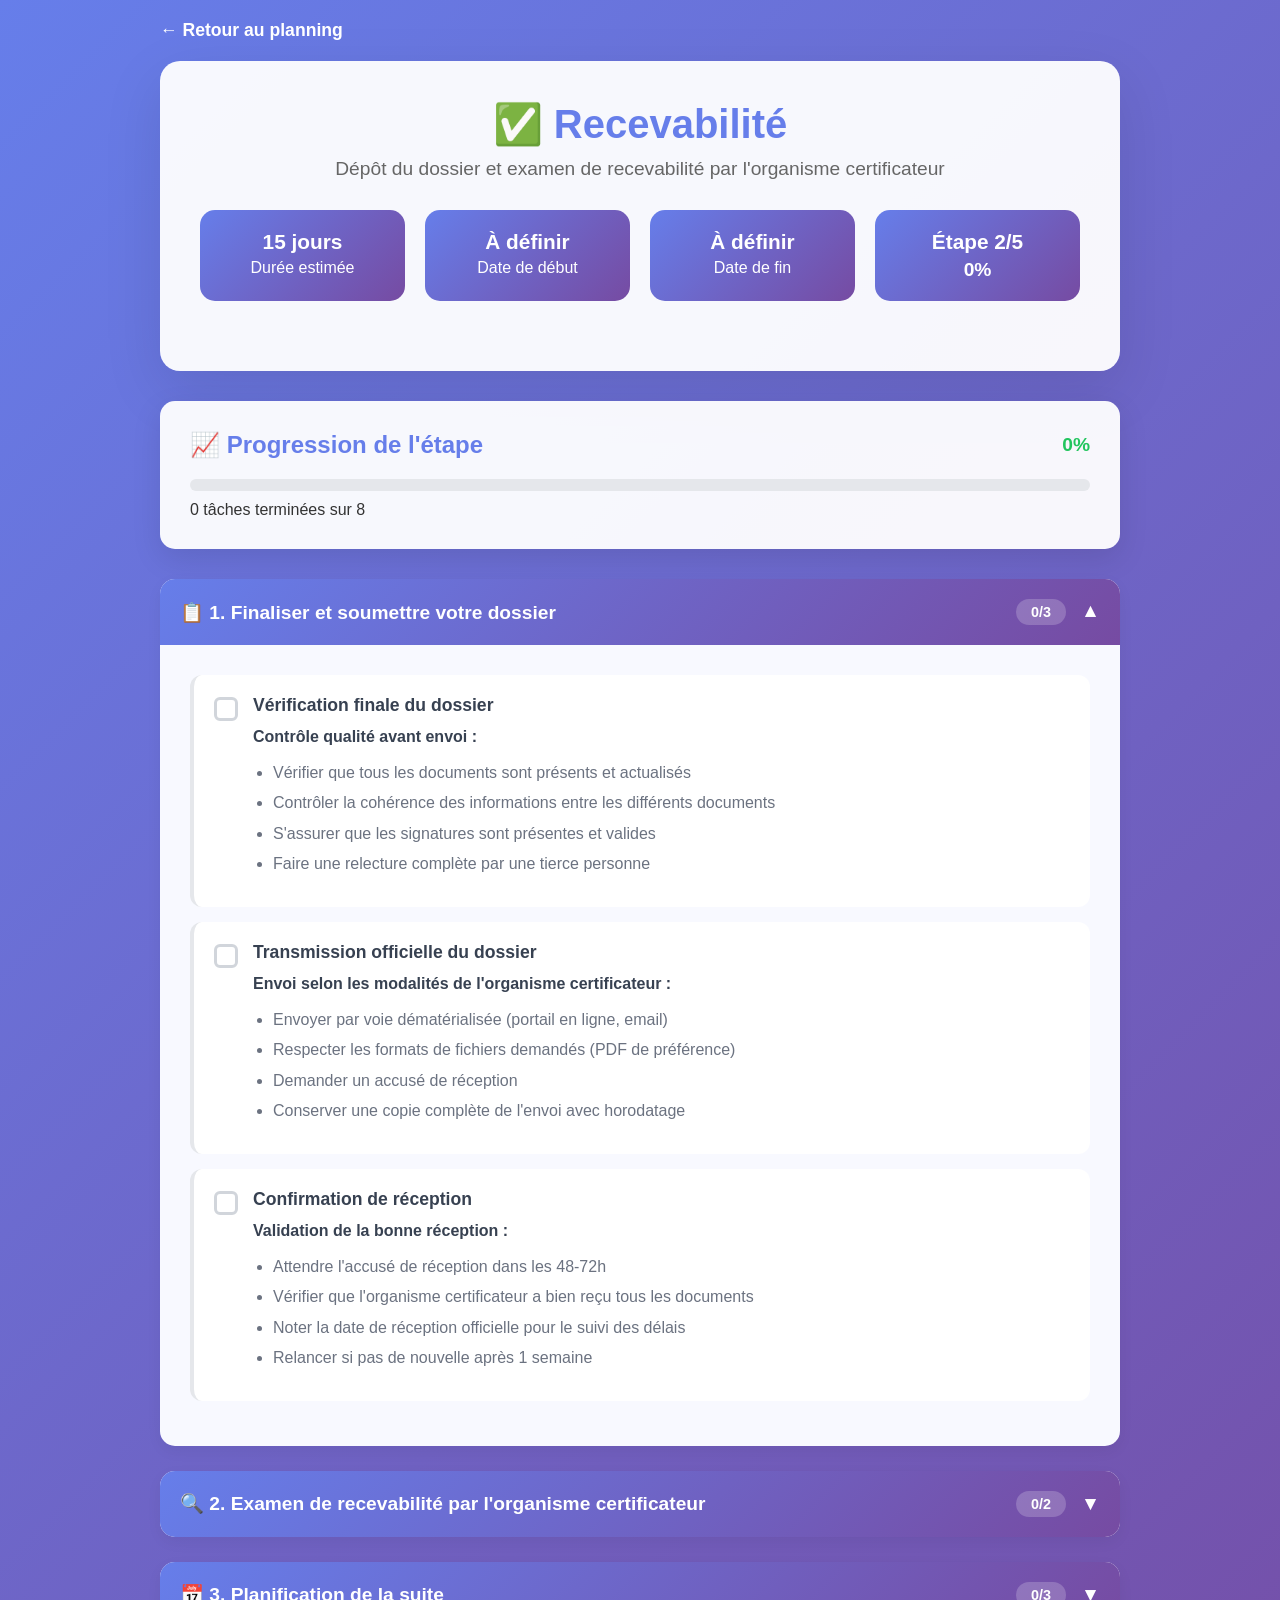
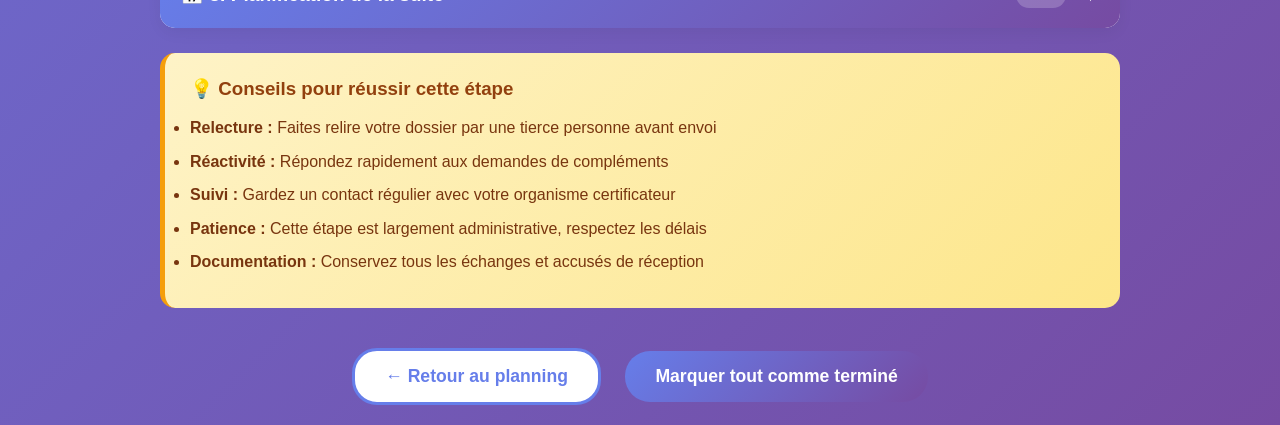
<file: recevabilite_page.html>
<!DOCTYPE html>
<html lang="fr">
<head>
    <meta charset="UTF-8">
    <meta name="viewport" content="width=device-width, initial-scale=1.0">
    <title>Recevabilité - Qualiopi</title>
    <style>
        * { margin: 0; padding: 0; box-sizing: border-box; }
        body { font-family: 'Segoe UI', Tahoma, Geneva, Verdana, sans-serif; background: linear-gradient(135deg, #667eea 0%, #764ba2 100%); min-height: 100vh; color: #333; }
        .container { max-width: 1000px; margin: 0 auto; padding: 20px; }
        .back-button { display: inline-flex; align-items: center; gap: 8px; color: white; text-decoration: none; font-weight: 600; margin-bottom: 20px; transition: color 0.2s ease; font-size: 1.1em; }
        .back-button:hover { color: #e0e7ff; }
        .page-header { background: rgba(255, 255, 255, 0.95); border-radius: 20px; padding: 40px; margin-bottom: 30px; text-align: center; box-shadow: 0 20px 60px rgba(0, 0, 0, 0.1); }
        .page-header h1 { color: #667eea; font-size: 2.5em; margin-bottom: 10px; }
        .page-header p { color: #666; font-size: 1.2em; margin-bottom: 30px; }
        .meta-info { display: grid; grid-template-columns: repeat(auto-fit, minmax(150px, 1fr)); gap: 20px; margin-bottom: 30px; }
        .meta-item { background: linear-gradient(135deg, #667eea 0%, #764ba2 100%); color: white; padding: 20px; border-radius: 15px; text-align: center; }
        .meta-item strong { display: block; font-size: 1.3em; margin-bottom: 5px; }
        .progress-section { background: rgba(255, 255, 255, 0.95); border-radius: 15px; padding: 30px; margin-bottom: 30px; box-shadow: 0 10px 30px rgba(0, 0, 0, 0.1); }
        .progress-header { display: flex; justify-content: space-between; align-items: center; margin-bottom: 20px; }
        .progress-header h2 { color: #667eea; }
        .progress-percentage { font-size: 1.2em; font-weight: bold; color: #22c55e; }
        .progress-percentagewhite { font-size: 1.2em; font-weight: bold; color: white; }
        .progress-bar { width: 100%; height: 12px; background: #e5e7eb; border-radius: 10px; overflow: hidden; margin-bottom: 10px; }
        .progress-fill { height: 100%; background: linear-gradient(90deg, #4ade80, #22c55e); transition: width 0.5s ease; border-radius: 10px; }
        .step-section { background: #f8f9ff; border-radius: 15px; margin-bottom: 25px; overflow: hidden; box-shadow: 0 5px 15px rgba(0, 0, 0, 0.05); }
        .step-header { background: linear-gradient(135deg, #667eea 0%, #764ba2 100%); color: white; padding: 20px; cursor: pointer; display: flex; justify-content: between; align-items: center; transition: background 0.3s ease; }
        .step-header:hover { background: linear-gradient(135deg, #5b21b6 0%, #6b46c1 100%); }
        .step-title { flex-grow: 1; font-size: 1.2em; font-weight: 600; }
        .step-progress { background: rgba(255, 255, 255, 0.2); padding: 5px 15px; border-radius: 20px; font-size: 0.9em; font-weight: 600; margin-right: 15px; }
        .step-toggle { font-size: 1.2em; transition: transform 0.3s ease; }
        .step-toggle.expanded { transform: rotate(180deg); }
        .step-content { padding: 0; max-height: 0; overflow: hidden; transition: all 0.3s ease; }
        .step-content.expanded { padding: 30px; max-height: 1000px; }
        .substep { background: white; border-radius: 12px; padding: 20px; margin-bottom: 15px; border-left: 4px solid #e5e7eb; transition: all 0.3s ease; }
        .substep.completed { background: #f0fdf4; border-left-color: #22c55e; }
        .substep-header { display: flex; align-items: flex-start; gap: 15px; cursor: pointer; }
        .substep-checkbox { width: 24px; height: 24px; border: 3px solid #d1d5db; border-radius: 6px; display: flex; align-items: center; justify-content: center; background: white; cursor: pointer; transition: all 0.3s ease; flex-shrink: 0; margin-top: 2px; }
        .substep-checkbox.checked { background: #22c55e; border-color: #22c55e; color: white; }
        .substep-content { flex-grow: 1; }
        .substep-title { font-weight: 700; color: #374151; margin-bottom: 8px; font-size: 1.1em; }
        .substep-description { color: #6b7280; line-height: 1.6; }
        .substep-description ul { margin: 10px 0; padding-left: 20px; }
        .substep-description li { margin-bottom: 5px; }
        .substep-description strong { color: #374151; }
        .completion-badge { display: inline-block; background: #22c55e; color: white; padding: 4px 12px; border-radius: 20px; font-size: 0.8em; font-weight: 600; margin-left: 10px; }
        .tips-section { background: linear-gradient(135deg, #fef3c7 0%, #fde68a 100%); border-radius: 15px; padding: 25px; margin-bottom: 30px; border-left: 5px solid #f59e0b; }
        .tips-section h3 { color: #92400e; margin-bottom: 15px; display: flex; align-items: center; gap: 10px; }
        .tips-section ul { color: #78350f; line-height: 1.6; }
        .tips-section li { margin-bottom: 8px; }
        .action-buttons { text-align: center; margin-top: 40px; }
        .btn { display: inline-block; padding: 15px 30px; border: none; border-radius: 25px; font-size: 1.1em; font-weight: 600; cursor: pointer; text-decoration: none; transition: all 0.3s ease; margin: 0 10px; }
        .btn-primary { background: linear-gradient(135deg, #667eea 0%, #764ba2 100%); color: white; }
        .btn-primary:hover { transform: translateY(-2px); box-shadow: 0 10px 25px rgba(102, 126, 234, 0.3); }
        .btn-secondary { background: white; color: #667eea; border: 3px solid #667eea; }
        .btn-secondary:hover { background: #667eea; color: white; }
        @media (max-width: 768px) {
            .meta-info { grid-template-columns: 1fr; }
            .page-header h1 { font-size: 2em; }
            .progress-header { flex-direction: column; gap: 10px; }
            .step-header { flex-direction: column; align-items: flex-start; gap: 10px; }
            .substep-header { flex-direction: column; align-items: flex-start; }
        }
    </style>
</head>
<body>
    <div class="container">
        <a href="index.html" class="back-button">← Retour au planning</a>
        
        <div class="page-header">
            <h1>✅ Recevabilité</h1>
            <p>Dépôt du dossier et examen de recevabilité par l'organisme certificateur</p>
            
            <div class="meta-info">
                <div class="meta-item">
                    <strong>15 jours</strong>
                    <div>Durée estimée</div>
                </div>
                <div class="meta-item">
                    <strong id="start-date">À définir</strong>
                    <div>Date de début</div>
                </div>
                <div class="meta-item">
                    <strong id="end-date">À définir</strong>
                    <div>Date de fin</div>
                </div>
                <div class="meta-item">
                    <strong>Étape 2/5</strong>
                    <div class="progress-percentagewhite" id="progress-percentagewhite">0%</div>
                </div>
            </div>
        </div>

        <div class="progress-section">
            <div class="progress-header">
                <h2>📈 Progression de l'étape</h2>
                <div class="progress-percentage" id="progress-percentage">0%</div>
            </div>
            <div class="progress-bar">
                <div class="progress-fill" id="progress-fill"></div>
            </div>
            <p id="progress-text">0 tâches terminées sur 8</p>
        </div>

        <!-- Étape 1: Validation du dossier -->
        <div class="step-section">
            <div class="step-header" onclick="toggleStep(1)">
                <div class="step-title">📋 1. Finaliser et soumettre votre dossier</div>
                <div class="step-progress" id="step-1-progress">0/3</div>
                <div class="step-toggle" id="step-1-toggle">▼</div>
            </div>
            <div class="step-content" id="step-1-content">
                <div class="substep" id="substep-1-1">
                    <div class="substep-header" onclick="toggleSubstep('1-1')">
                        <div class="substep-checkbox" id="checkbox-1-1"></div>
                        <div class="substep-content">
                            <div class="substep-title">Vérification finale du dossier</div>
                            <div class="substep-description">
                                <strong>Contrôle qualité avant envoi :</strong>
                                <ul>
                                    <li>Vérifier que tous les documents sont présents et actualisés</li>
                                    <li>Contrôler la cohérence des informations entre les différents documents</li>
                                    <li>S'assurer que les signatures sont présentes et valides</li>
                                    <li>Faire une relecture complète par une tierce personne</li>
                                </ul>
                            </div>
                        </div>
                    </div>
                </div>

                <div class="substep" id="substep-1-2">
                    <div class="substep-header" onclick="toggleSubstep('1-2')">
                        <div class="substep-checkbox" id="checkbox-1-2"></div>
                        <div class="substep-content">
                            <div class="substep-title">Transmission officielle du dossier</div>
                            <div class="substep-description">
                                <strong>Envoi selon les modalités de l'organisme certificateur :</strong>
                                <ul>
                                    <li>Envoyer par voie dématérialisée (portail en ligne, email)</li>
                                    <li>Respecter les formats de fichiers demandés (PDF de préférence)</li>
                                    <li>Demander un accusé de réception</li>
                                    <li>Conserver une copie complète de l'envoi avec horodatage</li>
                                </ul>
                            </div>
                        </div>
                    </div>
                </div>

                <div class="substep" id="substep-1-3">
                    <div class="substep-header" onclick="toggleSubstep('1-3')">
                        <div class="substep-checkbox" id="checkbox-1-3"></div>
                        <div class="substep-content">
                            <div class="substep-title">Confirmation de réception</div>
                            <div class="substep-description">
                                <strong>Validation de la bonne réception :</strong>
                                <ul>
                                    <li>Attendre l'accusé de réception dans les 48-72h</li>
                                    <li>Vérifier que l'organisme certificateur a bien reçu tous les documents</li>
                                    <li>Noter la date de réception officielle pour le suivi des délais</li>
                                    <li>Relancer si pas de nouvelle après 1 semaine</li>
                                </ul>
                            </div>
                        </div>
                    </div>
                </div>
            </div>
        </div>

        <!-- Étape 2: Examen de recevabilité -->
        <div class="step-section">
            <div class="step-header" onclick="toggleStep(2)">
                <div class="step-title">🔍 2. Examen de recevabilité par l'organisme certificateur</div>
                <div class="step-progress" id="step-2-progress">0/2</div>
                <div class="step-toggle" id="step-2-toggle">▼</div>
            </div>
            <div class="step-content" id="step-2-content">
                <div class="substep" id="substep-2-1">
                    <div class="substep-header" onclick="toggleSubstep('2-1')">
                        <div class="substep-checkbox" id="checkbox-2-1"></div>
                        <div class="substep-content">
                            <div class="substep-title">Contrôle administratif du dossier</div>
                            <div class="substep-description">
                                <strong>Vérification par l'organisme certificateur :</strong>
                                <ul>
                                    <li>Contrôle de la complétude du dossier</li>
                                    <li>Vérification de la validité des documents fournis</li>
                                    <li>Analyse de la cohérence des informations</li>
                                    <li>Contrôle du respect des prérequis (NDA, activité effective)</li>
                                </ul>
                            </div>
                        </div>
                    </div>
                </div>

                <div class="substep" id="substep-2-2">
                    <div class="substep-header" onclick="toggleSubstep('2-2')">
                        <div class="substep-checkbox" id="checkbox-2-2"></div>
                        <div class="substep-content">
                            <div class="substep-title">Décision de recevabilité</div>
                            <div class="substep-description">
                                <strong>Notification de la décision :</strong>
                                <ul>
                                    <li>Réception de la notification (positive ou négative)</li>
                                    <li>Si positive : autorisation de planifier l'audit initial</li>
                                    <li>Si négative : analyse des motifs de refus</li>
                                    <li>Délai typique : 15 jours ouvrés maximum</li>
                                </ul>
                            </div>
                        </div>
                    </div>
                </div>
            </div>
        </div>

        <!-- Étape 3: Suite du processus -->
        <div class="step-section">
            <div class="step-header" onclick="toggleStep(3)">
                <div class="step-title">📅 3. Planification de la suite</div>
                <div class="step-progress" id="step-3-progress">0/3</div>
                <div class="step-toggle" id="step-3-toggle">▼</div>
            </div>
            <div class="step-content" id="step-3-content">
                <div class="substep" id="substep-3-1">
                    <div class="substep-header" onclick="toggleSubstep('3-1')">
                        <div class="substep-checkbox" id="checkbox-3-1"></div>
                        <div class="substep-content">
                            <div class="substep-title">Traitement des demandes de compléments</div>
                            <div class="substep-description">
                                <strong>Si des compléments sont demandés :</strong>
                                <ul>
                                    <li>Analyser précisément les demandes de l'organisme certificateur</li>
                                    <li>Préparer et transmettre les documents complémentaires</li>
                                    <li>Respecter les délais impartis (généralement 30 jours)</li>
                                    <li>Confirmer la bonne réception des compléments</li>
                                </ul>
                            </div>
                        </div>
                    </div>
                </div>

                <div class="substep" id="substep-3-2">
                    <div class="substep-header" onclick="toggleSubstep('3-2')">
                        <div class="substep-checkbox" id="checkbox-3-2"></div>
                        <div class="substep-content">
                            <div class="substep-title">Contractualisation de l'audit</div>
                            <div class="substep-description">
                                <strong>Formalisation du processus d'audit :</strong>
                                <ul>
                                    <li>Signature du contrat d'audit avec l'organisme certificateur</li>
                                    <li>Définition des modalités d'intervention (sur site, durée)</li>
                                    <li>Validation du calendrier prévisionnel d'audit</li>
                                    <li>Confirmation des modalités de paiement</li>
                                </ul>
                            </div>
                        </div>
                    </div>
                </div>

                <div class="substep" id="substep-3-3">
                    <div class="substep-header" onclick="toggleSubstep('3-3')">
                        <div class="substep-checkbox" id="checkbox-3-3"></div>
                        <div class="substep-content">
                            <div class="substep-title">Préparation de l'audit initial</div>
                            <div class="substep-description">
                                <strong>Transition vers la phase d'audit :</strong>
                                <ul>
                                    <li>Réception du calendrier définitif d'audit</li>
                                    <li>Lancement de la préparation intensive aux 32 indicateurs</li>
                                    <li>Constitution de l'équipe projet pour l'audit</li>
                                    <li>Délai maximum de 12 mois pour réaliser l'audit initial</li>
                                </ul>
                            </div>
                        </div>
                    </div>
                </div>
            </div>
        </div>

        <div class="tips-section">
            <h3>💡 Conseils pour réussir cette étape</h3>
            <ul>
                <li><strong>Relecture :</strong> Faites relire votre dossier par une tierce personne avant envoi</li>
                <li><strong>Réactivité :</strong> Répondez rapidement aux demandes de compléments</li>
                <li><strong>Suivi :</strong> Gardez un contact régulier avec votre organisme certificateur</li>
                <li><strong>Patience :</strong> Cette étape est largement administrative, respectez les délais</li>
                <li><strong>Documentation :</strong> Conservez tous les échanges et accusés de réception</li>
            </ul>
        </div>

        <div class="action-buttons">
            <a href="index.html" class="btn btn-secondary">← Retour au planning</a>
            <button class="btn btn-primary" onclick="markAllAsCompleted()">Marquer tout comme terminé</button>
        </div>
    </div>

    <script>
        // Storage keys
        const STORAGE_KEY = 'qualiopi_recevabilite_progress';
        
        // Progress tracking
        let progress = {};
        
        // Total number of substeps
        const TOTAL_SUBSTEPS = 8;
        
        // Initialize progress tracking
        function initProgress() {
            const saved = localStorage.getItem(STORAGE_KEY);
            if (saved) {
                progress = JSON.parse(saved);
            } else {
                // Initialize all substeps as not completed
                const substepCounts = [3, 2, 3]; // Number of substeps per step
                for (let step = 1; step <= 3; step++) {
                    for (let substep = 1; substep <= substepCounts[step - 1]; substep++) {
                        progress[`${step}-${substep}`] = false;
                    }
                }
            }
            updateAllProgress();
        }
        
        // Save progress to localStorage
        function saveProgress() {
            localStorage.setItem(STORAGE_KEY, JSON.stringify(progress));
        }
        
        // Toggle step expansion
        function toggleStep(stepNumber) {
            const content = document.getElementById(`step-${stepNumber}-content`);
            const toggle = document.getElementById(`step-${stepNumber}-toggle`);
            const isExpanded = content.classList.contains('expanded');
            if (isExpanded) {
                content.classList.remove('expanded');
                toggle.classList.remove('expanded');
            } else {
                content.classList.add('expanded');
                toggle.classList.add('expanded');
            }
        }
        
        // Toggle substep completion
        function toggleSubstep(substepId) {
            const currentState = progress[substepId] || false;
            progress[substepId] = !currentState;
            updateSubstepUI(substepId);
            updateStepProgress();
            updateGlobalProgress();
            saveProgress();
        }
        
        // Update substep UI
        function updateSubstepUI(substepId) {
            const checkbox = document.getElementById(`checkbox-${substepId}`);
            const substep = document.getElementById(`substep-${substepId}`);
            if (progress[substepId]) {
                checkbox.classList.add('checked');
                checkbox.textContent = '✓';
                substep.classList.add('completed');
            } else {
                checkbox.classList.remove('checked');
                checkbox.textContent = '';
                substep.classList.remove('completed');
            }
        }
        
        // Update step progress
        function updateStepProgress() {
            const stepCounts = [3, 2, 3]; // Number of substeps per step
            for (let step = 1; step <= 3; step++) {
                let completed = 0;
                for (let substep = 1; substep <= stepCounts[step - 1]; substep++) {
                    if (progress[`${step}-${substep}`]) completed++;
                }
                const progressElement = document.getElementById(`step-${step}-progress`);
                progressElement.textContent = `${completed}/${stepCounts[step - 1]}`;
                if (completed === stepCounts[step - 1]) {
                    progressElement.innerHTML += ' <span class="completion-badge">✓</span>';
                }
            }
        }
        
        // Update global progress
        function updateGlobalProgress() {
            let completedCount = 0;
            Object.values(progress).forEach(completed => { if (completed) completedCount++; });
            const percentage = (completedCount / TOTAL_SUBSTEPS) * 100;
            document.getElementById('progress-fill').style.width = `${percentage}%`;
            document.getElementById('progress-percentage').textContent = `${Math.round(percentage)}%`;
            document.getElementById('progress-text').textContent = `${completedCount} tâches terminées sur ${TOTAL_SUBSTEPS}`;
            // Refléter la progression aussi dans l'encart haut (blanc)
            const headPct = document.getElementById('progress-percentagewhite');
            if (headPct) headPct.textContent = `${Math.round(percentage)}%`;
        }
        
        // Update all progress displays
        function updateAllProgress() {
            Object.keys(progress).forEach(substepId => updateSubstepUI(substepId));
            updateStepProgress();
            updateGlobalProgress();
        }
        
        // Mark all as completed - FONCTION AJOUTÉE
        function markAllAsCompleted() {
            // Set all progress to true
            Object.keys(progress).forEach(substepId => {
                progress[substepId] = true;
            });
            
            updateAllProgress();
            saveProgress();
            
            // Show success message
            alert('Toutes les tâches ont été marquées comme terminées !');
        }
        
        // Load dates from localStorage using ms_recevabilite key
        function loadDates() {
            try {
                const data = JSON.parse(localStorage.getItem('ms_recevabilite') || 'null');
                const startEl = document.getElementById('start-date');
                const endEl   = document.getElementById('end-date');

                function formatFR(yyyy_mm_dd) {
                    if (!yyyy_mm_dd) return 'À définir';
                    const [y, m, d] = yyyy_mm_dd.split('-').map(Number);
                    return new Date(y, m - 1, d).toLocaleDateString('fr-FR', {
                        day: 'numeric', month: 'long', year: 'numeric'
                    });
                }

                if (data) {
                    startEl.textContent = formatFR(data.start);
                    endEl.textContent   = formatFR(data.end);
                } else {
                    startEl.textContent = 'À définir';
                    endEl.textContent   = 'À définir';
                }
            } catch (e) {
                console.log('⚠️ Impossible de charger les dates (ms_recevabilite).');
            }
        }

        // Format date (utilisé ailleurs si besoin)
        function formatDate(date) {
            return date.toLocaleDateString('fr-FR', { day: 'numeric', month: 'long', year: 'numeric' });
        }
        
        // Initialize on page load
        document.addEventListener('DOMContentLoaded', function() {
            initProgress();
            loadDates();      // utilise désormais ms_recevabilite
            toggleStep(1);    // Expand first step by default
            console.log('✅ Page Recevabilité initialized');
        });
    </script>
</body>
</html>
</file>
<file: assets/css/chat-button.css>
/* ===== BOUTON CHAT FLOTTANT QUALIOPI ===== */
/* Fichier: assets/css/chat-button.css */

.chat-float-button {
    position: fixed;
    bottom: 30px;
    right: 30px;
    z-index: 1000;
    font-family: 'Segoe UI', Tahoma, Geneva, Verdana, sans-serif;
}

.chat-float-button button {
    display: flex;
    align-items: center;
    gap: 12px;
    background: linear-gradient(135deg, #667eea 0%, #764ba2 100%);
    color: white;
    border: none;
    border-radius: 25px;
    padding: 15px 25px;
    font-size: 1em;
    font-weight: 600;
    cursor: pointer;
    box-shadow: 0 10px 30px rgba(102, 126, 234, 0.3);
    transition: all 0.3s ease;
    text-decoration: none;
    white-space: nowrap;
}

.chat-float-button button:hover {
    transform: translateY(-3px);
    box-shadow: 0 15px 40px rgba(102, 126, 234, 0.4);
    background: linear-gradient(135deg, #5a6fd8 0%, #6b4491 100%);
}

.chat-float-button button:active {
    transform: translateY(-1px);
}

.chat-float-button svg {
    flex-shrink: 0;
}

/* Responsive Design */
@media (max-width: 768px) {
    .chat-float-button {
        bottom: 20px;
        right: 20px;
    }
    
    .chat-float-button button {
        padding: 12px 20px;
        font-size: 0.9em;
    }
    
    .chat-float-button button span {
        display: none; /* Cache le texte sur mobile */
    }
    
    .chat-float-button button {
        border-radius: 50%;
        width: 60px;
        height: 60px;
        padding: 0;
        justify-content: center;
    }
}

@media (max-width: 480px) {
    .chat-float-button {
        bottom: 15px;
        right: 15px;
    }
    
    .chat-float-button button {
        width: 55px;
        height: 55px;
    }
}

/* Animation d'entrée */
.chat-float-button.animate-in {
    animation: slideInUp 0.5s ease-out;
}

@keyframes slideInUp {
    from {
        opacity: 0;
        transform: translateY(100px);
    }
    to {
        opacity: 1;
        transform: translateY(0);
    }
}

/* Pulse animation pour attirer l'attention (optionnel) */
.chat-float-button.pulse {
    animation: pulse 2s infinite;
}

@keyframes pulse {
    0% {
        transform: scale(1);
    }
    50% {
        transform: scale(1.05);
    }
    100% {
        transform: scale(1);
    }
}
</file>
